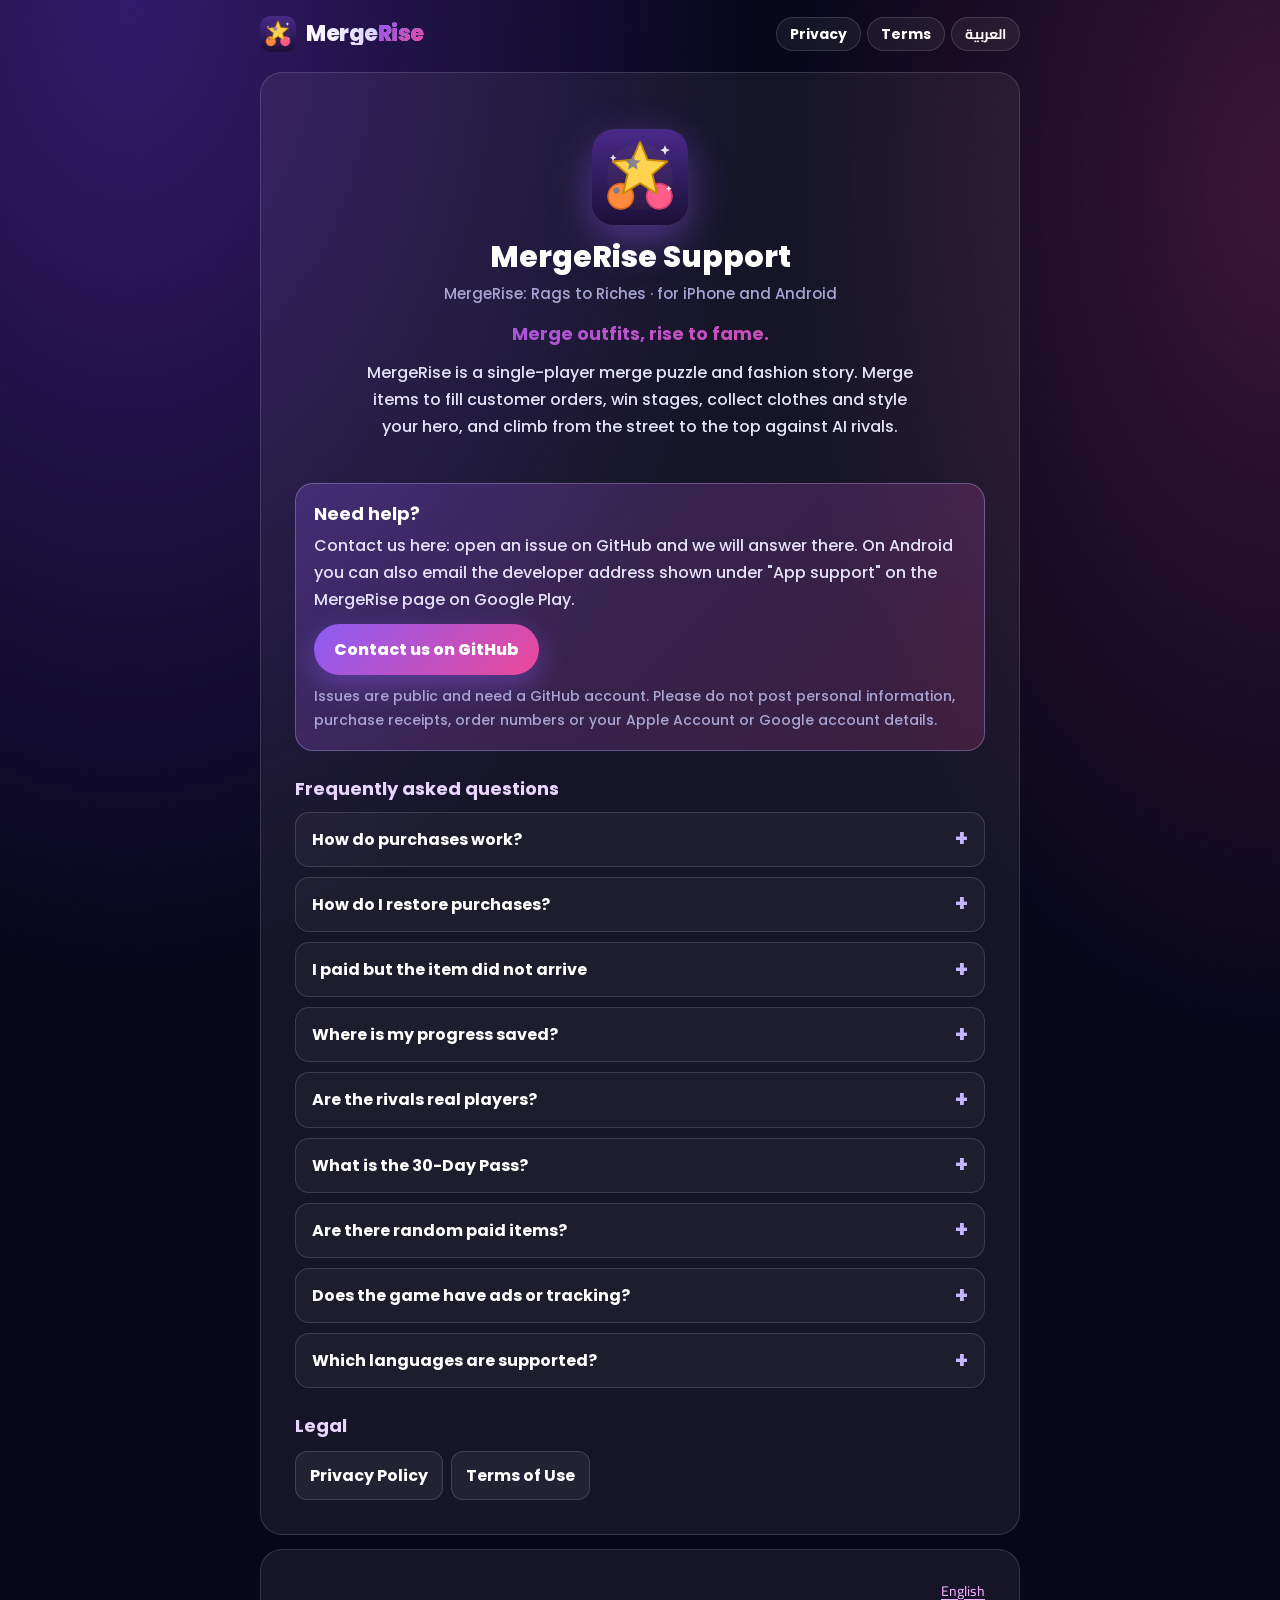
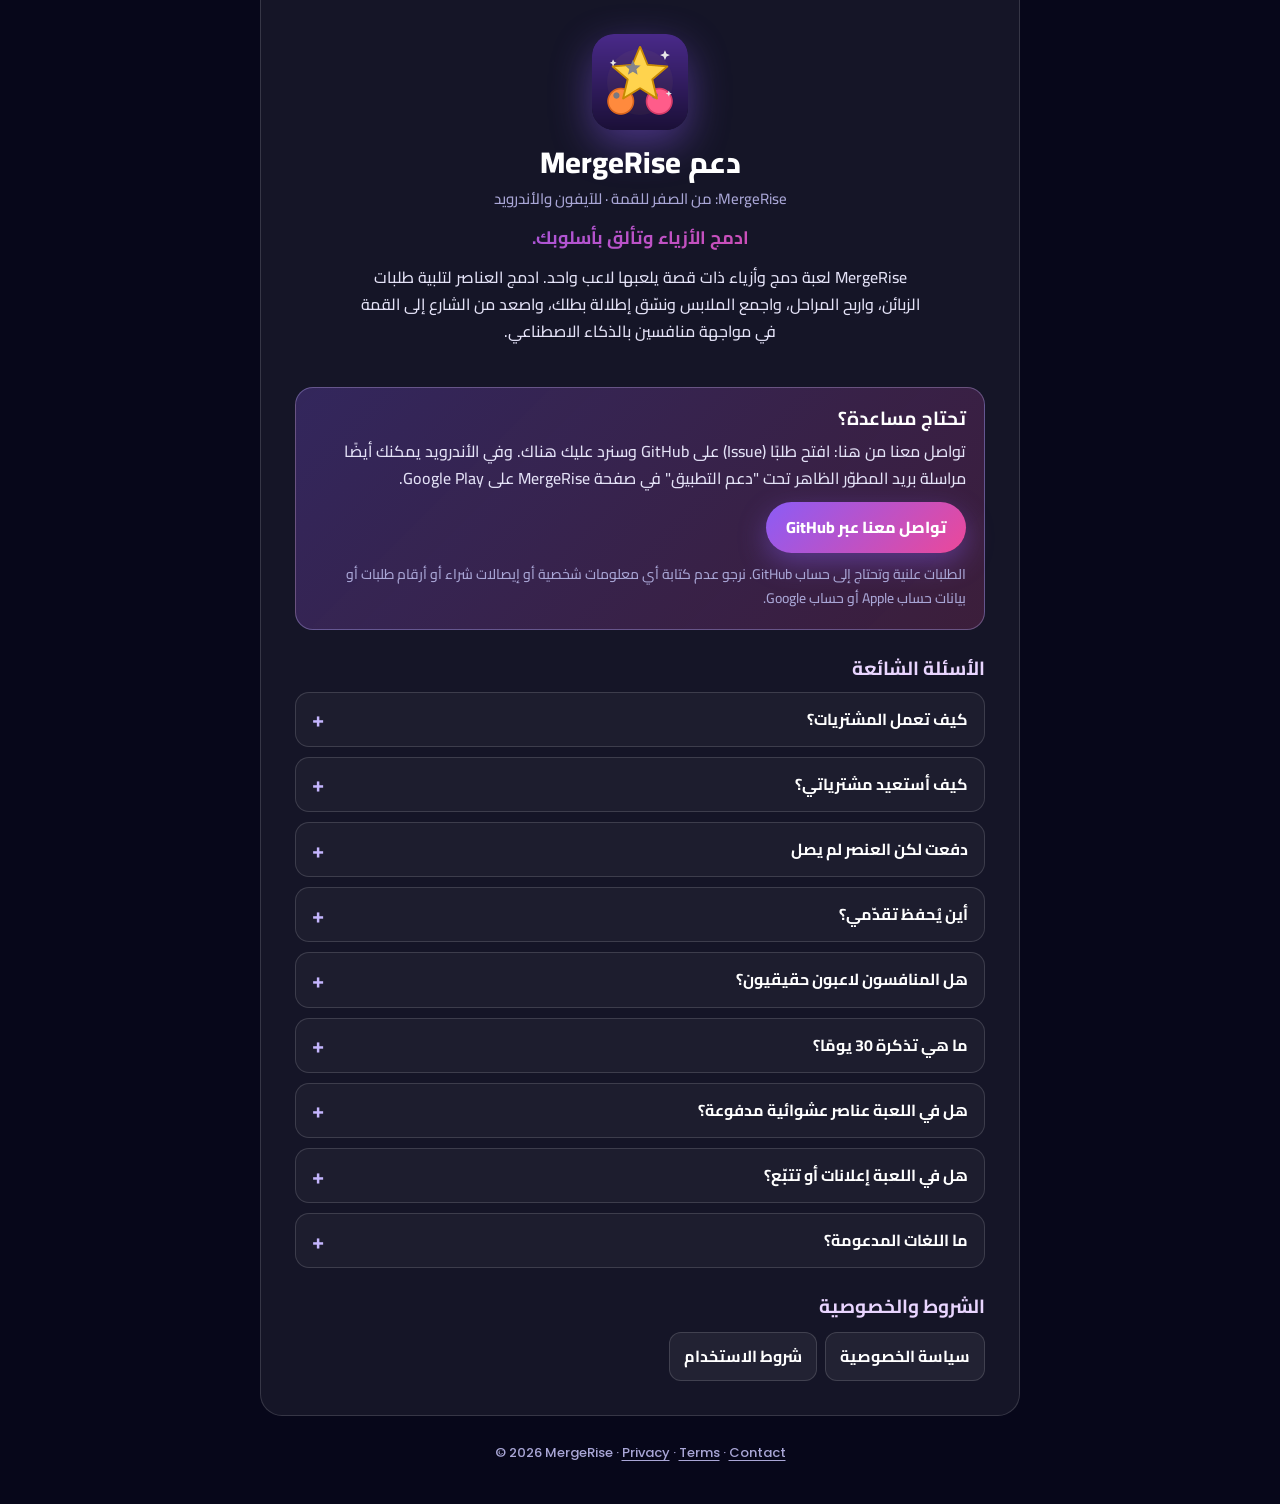
<file: index.html>
<!doctype html>
<html lang="en">
<head>
<meta charset="utf-8">
<meta name="viewport" content="width=device-width, initial-scale=1, viewport-fit=cover">
<meta name="color-scheme" content="dark">
<meta name="theme-color" content="#07071a">
<meta name="description" content="Support for MergeRise: Rags to Riches, a single-player merge and fashion story game for iPhone and Android. Purchases, restore, saved progress, AI rivals and how to contact us.">
<title>MergeRise — Support</title>
<link rel="icon" href="icons/favicon.png">
<link rel="apple-touch-icon" href="icons/icon-192.png">
<link rel="stylesheet" href="site.css">
</head>
<body>
<div class="wrap">
<header class="top">
  <a class="brand" href="./"><img src="icons/icon-192.png" alt="" width="36" height="36"><span class="logo">Merge<span class="rise">Rise</span></span></a>
  <nav aria-label="Pages">
    <a href="privacy.html">Privacy</a>
    <a href="terms.html">Terms</a>
    <a href="#ar" lang="ar" dir="rtl">العربية</a>
  </nav>
</header>

<main>
<section class="doc" id="en" lang="en">
<div class="hero">
  <img class="app-icon" src="icons/icon-192.png" alt="MergeRise app icon" width="96" height="96">
  <h1>MergeRise Support</h1>
  <p class="store-name">MergeRise: Rags to Riches · for iPhone and Android</p>
  <p class="tagline">Merge outfits, rise to fame.</p>
  <p class="lead">MergeRise is a single-player merge puzzle and fashion story. Merge items to fill customer orders, win stages, collect clothes and style your hero, and climb from the street to the top against AI rivals.</p>
</div>

<div class="contact" id="contact">
  <h2>Need help?</h2>
  <p>Contact us here: open an issue on GitHub and we will answer there. On Android you can also email the developer address shown under "App support" on the MergeRise page on Google Play.</p>
  <a class="btn" href="https://github.com/alwaleed305xx-ui/mergerise-site/issues">Contact us on GitHub</a>
  <p class="note">Issues are public and need a GitHub account. Please do not post personal information, purchase receipts, order numbers or your Apple Account or Google account details.</p>
</div>

<h2>Frequently asked questions</h2>
<div class="faq">
<details>
<summary>How do purchases work?</summary>
<div><p><strong>iPhone:</strong> all purchases use Apple's In-App Purchase. The Shop shows the App Store price in your currency, Apple takes the payment and we never see your payment details. Refunds are handled by Apple at <a href="https://reportaproblem.apple.com/">reportaproblem.apple.com</a>.</p>
<p><strong>Android:</strong> all purchases use Google Play's billing system. The Shop shows the Google Play price in your currency, Google takes the payment and we never see your payment details. Refunds are handled by Google Play: see <a href="https://support.google.com/googleplay/answer/2479637">Google Play refunds</a>, or open your order history in the Play Store app (profile picture → Payments and subscriptions → Budget and history).</p></div>
</details>
<details>
<summary>How do I restore purchases?</summary>
<div><p>Tap <strong>Restore Purchases</strong> in Settings or at the bottom of the Shop, signed in with the same account you bought with: the same Apple Account on iPhone, or the same Google account in the Play Store on Android. It restores the Starter Pack's exclusive Gold Jersey and its owned status. Gem packs, the 30-Day Pass and Break the Piggy are consumable: they are used up when delivered and cannot be restored by the store.</p></div>
</details>
<details>
<summary>I paid but the item did not arrive</summary>
<div><p>Close the game completely and open it again while online: an unfinished purchase is delivered automatically when the game starts. On iPhone, if the Shop said "Waiting for approval" (Ask to Buy), the item arrives after the family organizer approves it. On Android, if the Shop said the payment is pending (for example a slower payment method), the item arrives as soon as Google Play completes the payment; open the game again afterwards. A declined payment delivers nothing. If it is still missing, <a href="#contact">contact us</a> with the product name and the date (no receipts or personal details).</p></div>
</details>
<details>
<summary>Where is my progress saved?</summary>
<div><p>Only on your phone. There is no account and no cloud save, and nothing is sent to us. <strong>Deleting the app deletes your progress from the phone</strong>, and we cannot recover it. Your device's own backup may include it: iCloud Backup on iPhone, or Android backup (run by Google, switched on or off in your phone's settings) on Android, which can bring your progress back when you reinstall the game or set up a new phone with the same account. <strong>Settings → Reset progress</strong> erases earned progress but keeps your gems, purchased coins, the 30-Day Pass, the piggy bank and the Starter Pack.</p></div>
</details>
<details>
<summary>Are the rivals real players?</summary>
<div><p>No. The rivals are AI rivals controlled by the computer. MergeRise is single-player: there is no multiplayer, chat or user-generated content.</p></div>
</details>
<details>
<summary>What is the 30-Day Pass?</summary>
<div><p>A one-time purchase that does not renew automatically. For 30 days it pays 150 coins and 10 gems every day when you open the game (missed days are paid the next time you open it). It pays currency only. Buying it again adds 30 days.</p></div>
</details>
<details>
<summary>Are there random paid items?</summary>
<div><p>No. Gems buy specific clothing items: the Shop's "Today's featured piece" shows the exact item and its price before you buy (36 gems epic, 100 gems legendary). The random Premium Box from earlier versions was removed in 1.0.2.</p></div>
</details>
<details>
<summary>Does the game have ads or tracking?</summary>
<div><p>No. The iPhone and Android apps have no ads, no analytics and no tracking, do not use the advertising ID and do not collect personal data. See the <a href="privacy.html">Privacy Policy</a>.</p></div>
</details>
<details>
<summary>Which languages are supported?</summary>
<div><p>English and Arabic. Change the language in Settings → Language.</p></div>
</details>
</div>

<h2>Legal</h2>
<div class="links"><a href="privacy.html">Privacy Policy</a><a href="terms.html">Terms of Use</a></div>
</section>

<section class="doc" id="ar" lang="ar" dir="rtl">
<p class="jump"><a href="#en" lang="en" dir="ltr">English</a></p>
<div class="hero">
  <img class="app-icon" src="icons/icon-192.png" alt="أيقونة تطبيق MergeRise" width="96" height="96">
  <h1>دعم MergeRise</h1>
  <p class="store-name">MergeRise: من الصفر للقمة · للآيفون والأندرويد</p>
  <p class="tagline">ادمج الأزياء وتألق بأسلوبك.</p>
  <p class="lead">MergeRise لعبة دمج وأزياء ذات قصة يلعبها لاعب واحد. ادمج العناصر لتلبية طلبات الزبائن، واربح المراحل، واجمع الملابس ونسّق إطلالة بطلك، واصعد من الشارع إلى القمة في مواجهة منافسين بالذكاء الاصطناعي.</p>
</div>

<div class="contact" id="contact-ar">
  <h2>تحتاج مساعدة؟</h2>
  <p>تواصل معنا من هنا: افتح طلبًا (Issue) على GitHub وسنرد عليك هناك. وفي الأندرويد يمكنك أيضًا مراسلة بريد المطوّر الظاهر تحت "دعم التطبيق" في صفحة MergeRise على Google Play.</p>
  <a class="btn" href="https://github.com/alwaleed305xx-ui/mergerise-site/issues">تواصل معنا عبر GitHub</a>
  <p class="note">الطلبات علنية وتحتاج إلى حساب GitHub. نرجو عدم كتابة أي معلومات شخصية أو إيصالات شراء أو أرقام طلبات أو بيانات حساب Apple أو حساب Google.</p>
</div>

<h2>الأسئلة الشائعة</h2>
<div class="faq">
<details>
<summary>كيف تعمل المشتريات؟</summary>
<div><p><strong>الآيفون:</strong> كل المشتريات تتم عبر نظام الشراء داخل التطبيق من Apple. يعرض المتجر سعر App Store بعملتك، وتتولّى Apple عملية الدفع، ولا نرى بيانات الدفع أبدًا. وتتولّى Apple الاسترداد عبر <a href="https://reportaproblem.apple.com/">reportaproblem.apple.com</a>.</p>
<p><strong>الأندرويد:</strong> كل المشتريات تتم عبر نظام الفوترة في Google Play. يعرض المتجر سعر Google Play بعملتك، وتتولّى Google عملية الدفع، ولا نرى بيانات الدفع أبدًا. ويتولّى Google Play الاسترداد: راجع <a href="https://support.google.com/googleplay/answer/2479637?hl=ar">استرداد مشتريات Google Play</a>، أو افتح سجل الطلبات في تطبيق متجر Play (صورة الملف الشخصي ← الدفعات والاشتراكات ← الميزانية والسجل).</p></div>
</details>
<details>
<summary>كيف أستعيد مشترياتي؟</summary>
<div><p>اضغط <strong>استعادة المشتريات</strong> في الإعدادات أو أسفل المتجر، وأنت مسجّل بنفس الحساب الذي اشتريت به: حساب Apple نفسه في الآيفون، أو حساب Google نفسه في متجر Play على الأندرويد. تستعيد هذه الخاصية الجيرسي الذهبي الحصري وحالة امتلاك حزمة البداية. أما حزم الجواهر وتذكرة 30 يومًا والحصّالة فهي مشتريات استهلاكية تُستهلك عند تسليمها ولا يستطيع المتجر استعادتها.</p></div>
</details>
<details>
<summary>دفعت لكن العنصر لم يصل</summary>
<div><p>أغلق اللعبة تمامًا ثم افتحها من جديد وأنت متصل بالإنترنت: عملية الشراء غير المكتملة تُسلَّم تلقائيًا عند تشغيل اللعبة. في الآيفون، إذا ظهر في المتجر "بانتظار الموافقة" (طلب الشراء)، فسيصل العنصر بعد موافقة منظّم العائلة. وفي الأندرويد، إذا ظهر أن الدفع قيد الانتظار (مثل طرق الدفع الأبطأ)، فسيصل العنصر فور اكتمال الدفع في Google Play، فافتح اللعبة بعدها. والدفع المرفوض لا يُسلَّم به شيء. وإذا بقي مفقودًا <a href="#contact-ar">تواصل معنا</a> واذكر اسم المنتج والتاريخ (دون إيصالات أو بيانات شخصية).</p></div>
</details>
<details>
<summary>أين يُحفظ تقدّمي؟</summary>
<div><p>على جوالك فقط. لا يوجد حساب ولا حفظ سحابي، ولا يُرسَل إلينا أي شيء. <strong>حذف التطبيق يحذف تقدّمك من الجوال</strong> ولا نستطيع استرجاعه. وقد تتضمّنه النسخة الاحتياطية لجهازك: نسخ iCloud الاحتياطي في الآيفون، أو النسخ الاحتياطي لأندرويد (تديره Google وتشغّله أو توقفه من إعدادات جوالك) في الأندرويد، فيعود تقدّمك عند إعادة تثبيت اللعبة أو تجهيز جوال جديد بالحساب نفسه. أما <strong>الإعدادات ← مسح التقدم</strong> فيمسح التقدّم المكتسب ويُبقي جواهرك والعملات المشتراة وتذكرة 30 يومًا والحصّالة وحزمة البداية.</p></div>
</details>
<details>
<summary>هل المنافسون لاعبون حقيقيون؟</summary>
<div><p>لا. المنافسون شخصيات يتحكم بها الكمبيوتر بالذكاء الاصطناعي. MergeRise لعبة للاعب واحد: لا يوجد لعب جماعي ولا دردشة ولا محتوى ينشئه المستخدمون.</p></div>
</details>
<details>
<summary>ما هي تذكرة 30 يومًا؟</summary>
<div><p>شراء لمرة واحدة لا يتجدد تلقائيًا. تمنحك لمدة 30 يومًا 150 عملة و10 جواهر كل يوم عند فتح اللعبة (وتُصرف الأيام الفائتة عند فتحها في المرة التالية)، وتمنح عملات وجواهر فقط. وشراؤها مرة أخرى يضيف 30 يومًا.</p></div>
</details>
<details>
<summary>هل في اللعبة عناصر عشوائية مدفوعة؟</summary>
<div><p>لا. الجواهر تشتري قطع ملابس محدّدة: «قطعة اليوم المميزة» في المتجر تعرض القطعة نفسها وسعرها قبل الشراء (36 جوهرة للأسطوري، 100 جوهرة للخرافي). أُزيل الصندوق المميّز العشوائي في الإصدار 1.0.2.</p></div>
</details>
<details>
<summary>هل في اللعبة إعلانات أو تتبّع؟</summary>
<div><p>لا. تطبيقا الآيفون والأندرويد بلا إعلانات ولا تحليلات ولا تتبّع، ولا يستخدمان معرّف الإعلانات، ولا يجمعان أي بيانات شخصية. راجع <a href="privacy.html#ar">سياسة الخصوصية</a>.</p></div>
</details>
<details>
<summary>ما اللغات المدعومة؟</summary>
<div><p>الإنجليزية والعربية. غيّر اللغة من الإعدادات ← اللغة.</p></div>
</details>
</div>

<h2>الشروط والخصوصية</h2>
<div class="links"><a href="privacy.html#ar">سياسة الخصوصية</a><a href="terms.html#ar">شروط الاستخدام</a></div>
</section>
</main>

<footer>© 2026 MergeRise · <a href="privacy.html">Privacy</a> · <a href="terms.html">Terms</a> · <a href="https://github.com/alwaleed305xx-ui/mergerise-site/issues">Contact</a></footer>
</div>
</body>
</html>
</file>
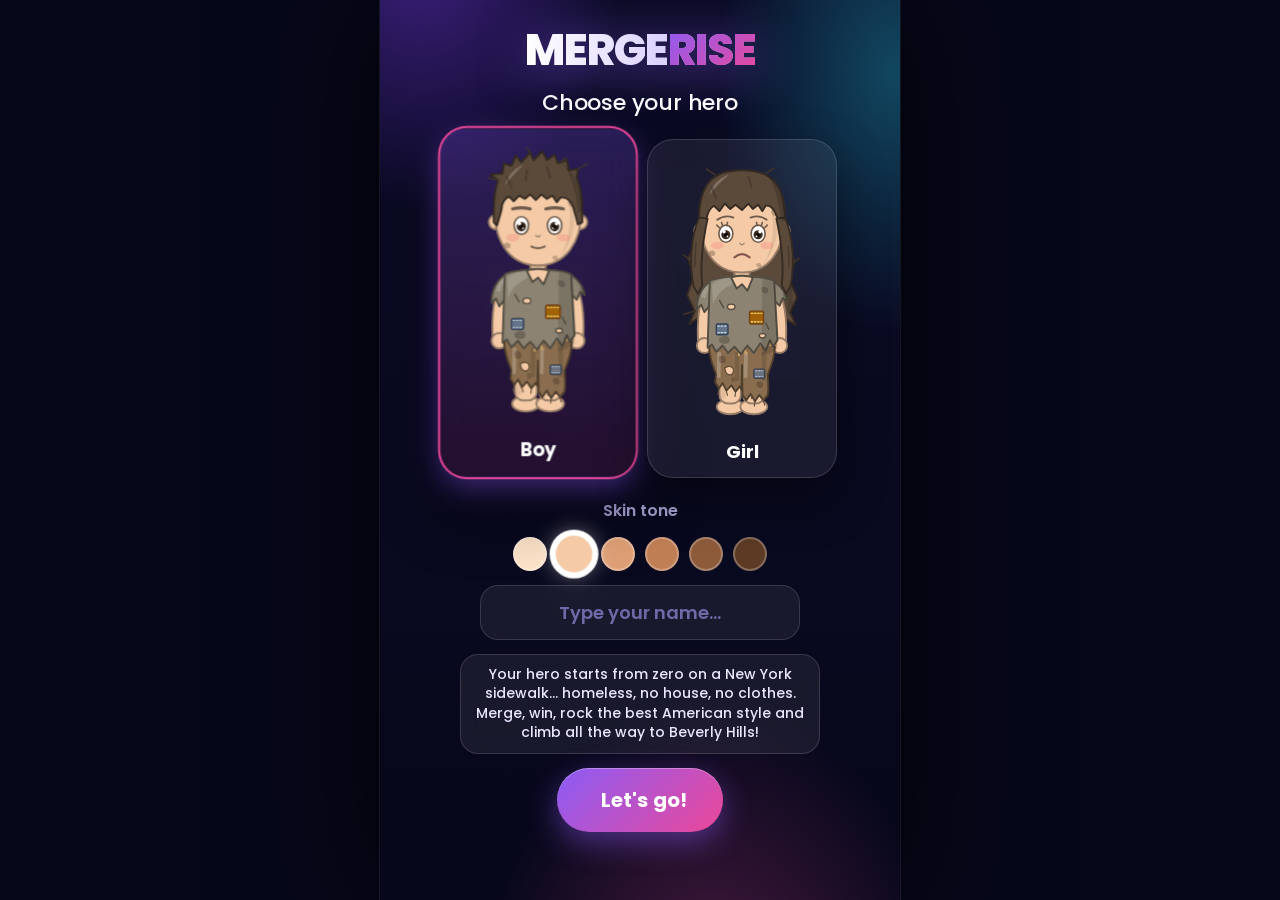
<file: play/index.html>
<!doctype html>
<html lang="en">
<head>
<meta charset="utf-8">
<meta name="viewport" content="width=device-width, initial-scale=1, viewport-fit=cover, user-scalable=no">
<meta name="theme-color" content="#07071a">
<meta name="apple-mobile-web-app-capable" content="yes">
<meta name="mobile-web-app-capable" content="yes">
<meta name="apple-mobile-web-app-status-bar-style" content="black-translucent">
<meta name="format-detection" content="telephone=no, date=no, address=no, email=no">
<meta name="description" content="MergeRise — merge, win and dress your hero from homeless to legend.">
<title>MergeRise</title>
<link rel="manifest" href="manifest.json">
<link rel="icon" href="icons/icon-192.png">
<link rel="apple-touch-icon" href="icons/icon-192.png">
<link rel="stylesheet" href="css/fonts.css?v=1">
<link rel="stylesheet" href="css/app.css?v=7">
<link rel="stylesheet" href="css/style.css?v=4">
<link rel="stylesheet" href="css/rivals.css?v=3">
<link rel="stylesheet" href="css/daily.css?v=3">
</head>
<body>
<div id="app" class="app"></div>
<canvas id="fx"></canvas>
<div id="overlay"></div>
<div id="toasts"></div>
<noscript>MergeRise needs JavaScript.</noscript>
<script src="js/build-config.js"></script>
<script type="module" src="js/app.js?v=5"></script>
</body>
</html>
</file>
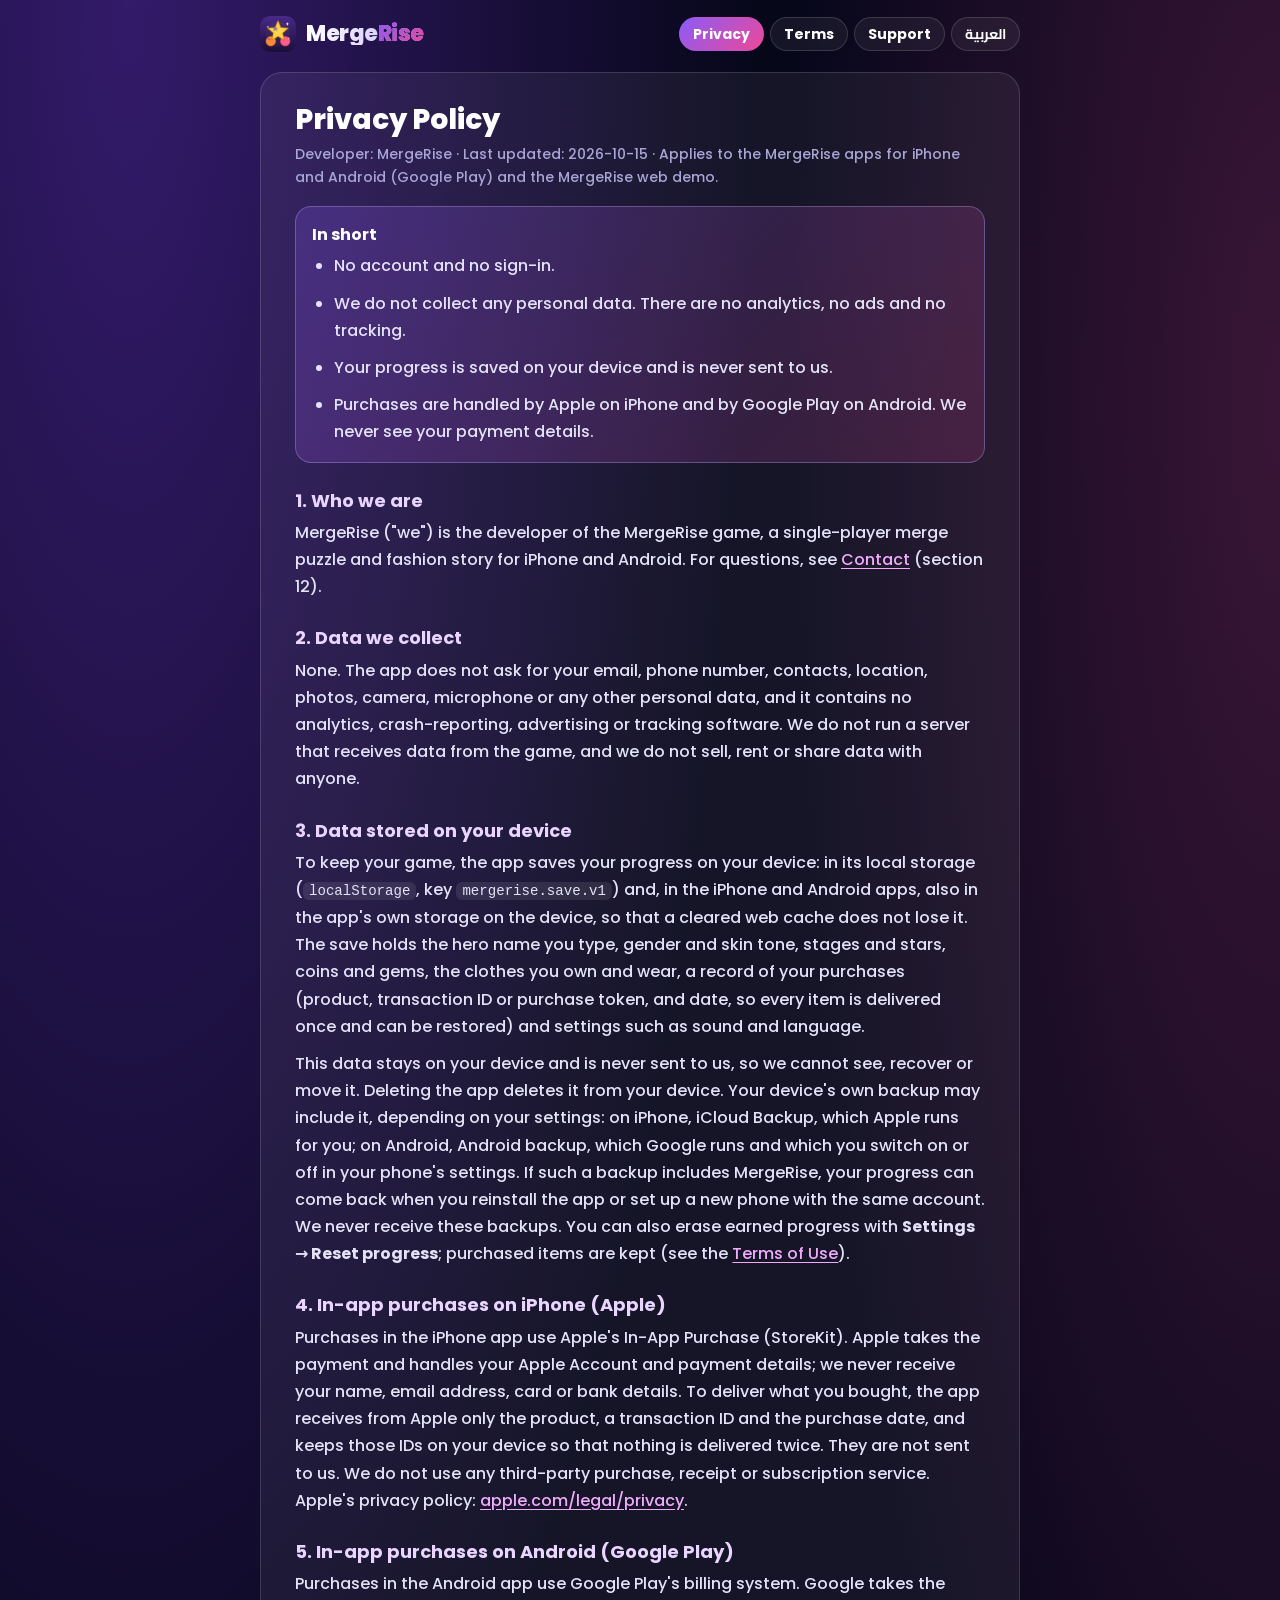
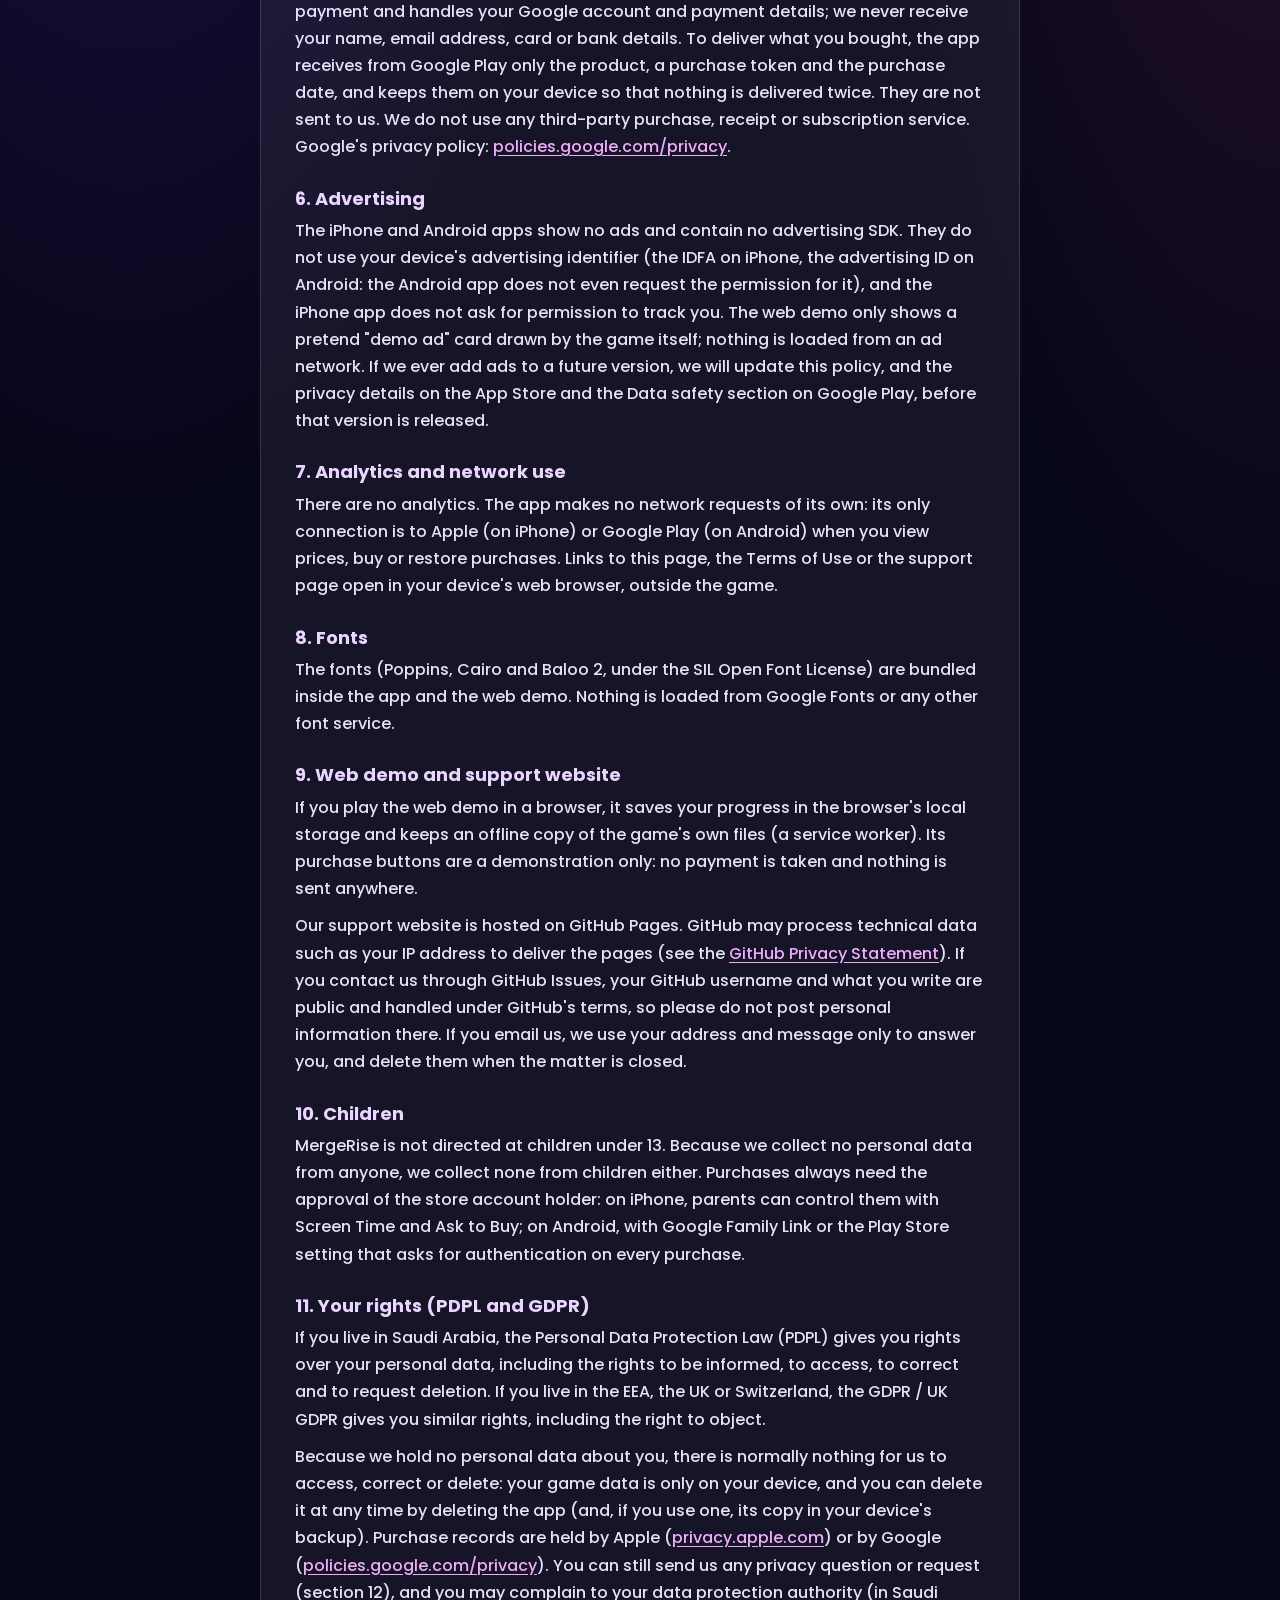
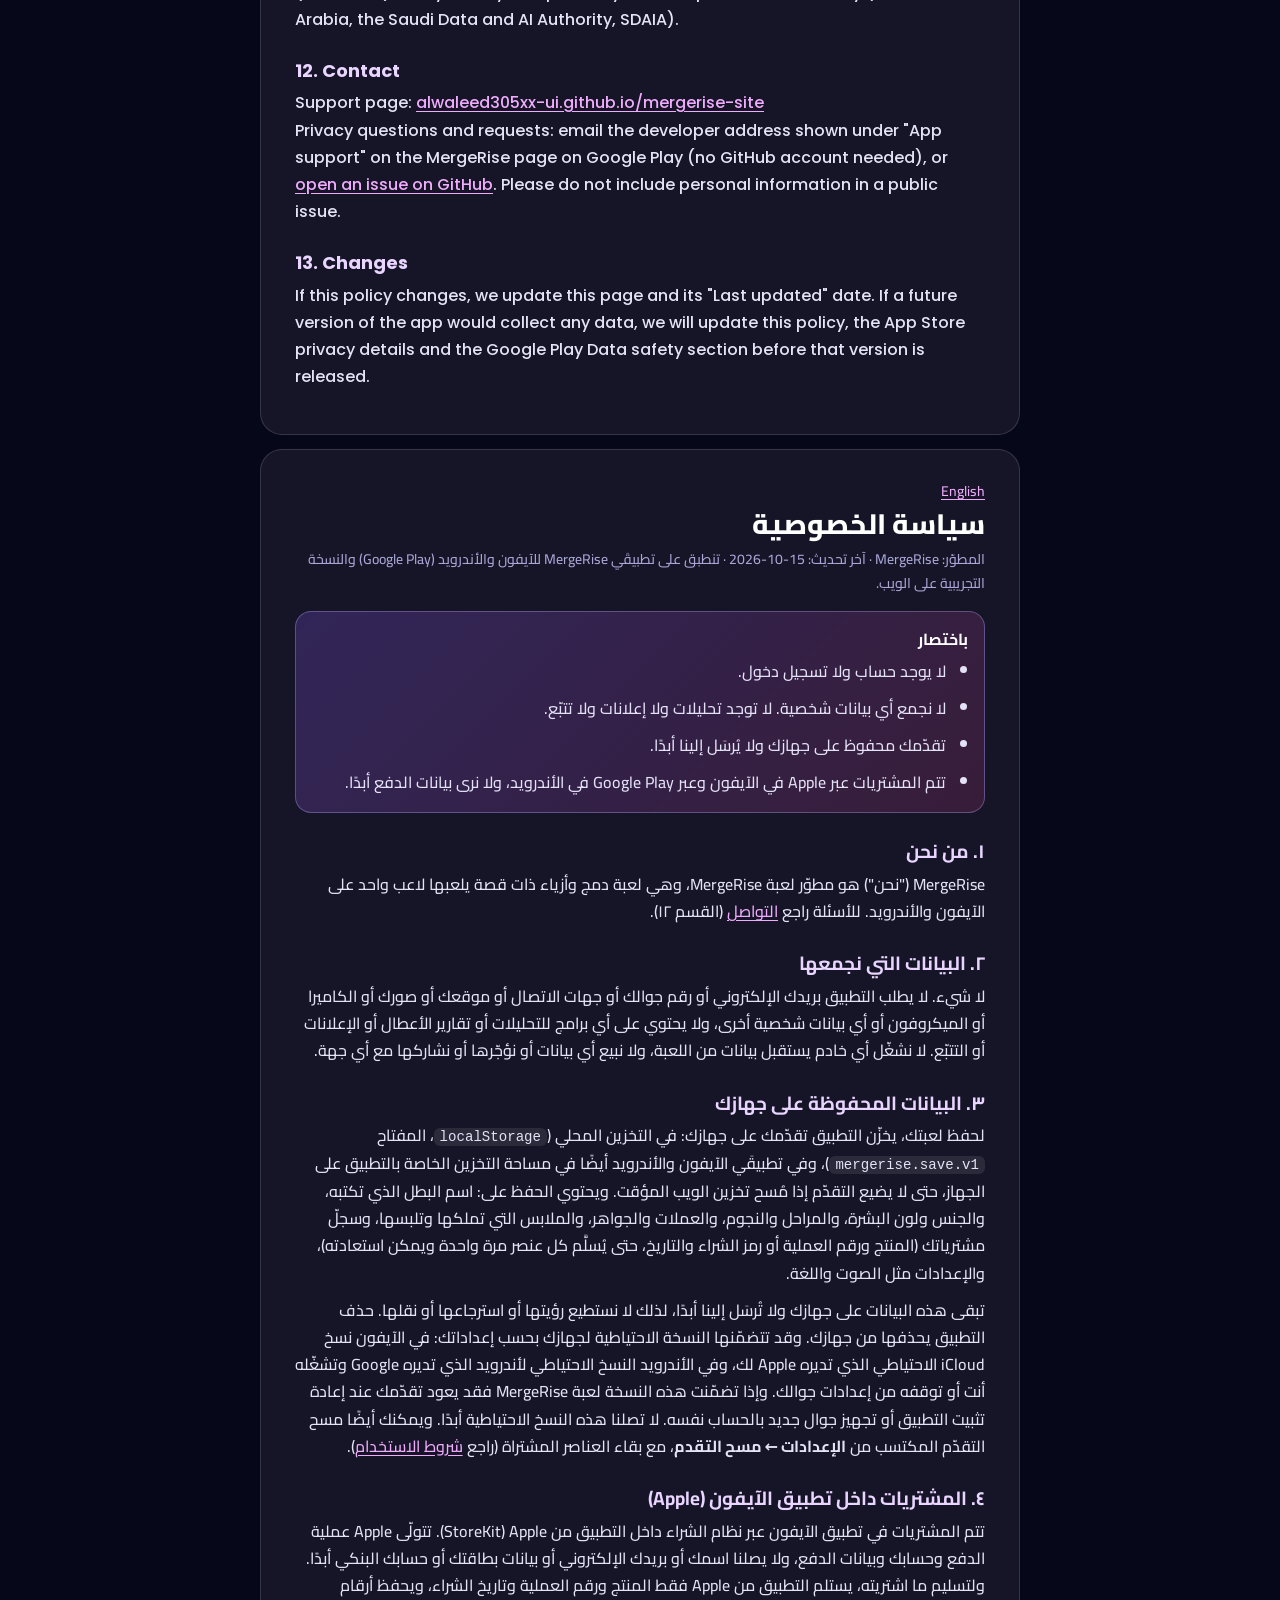
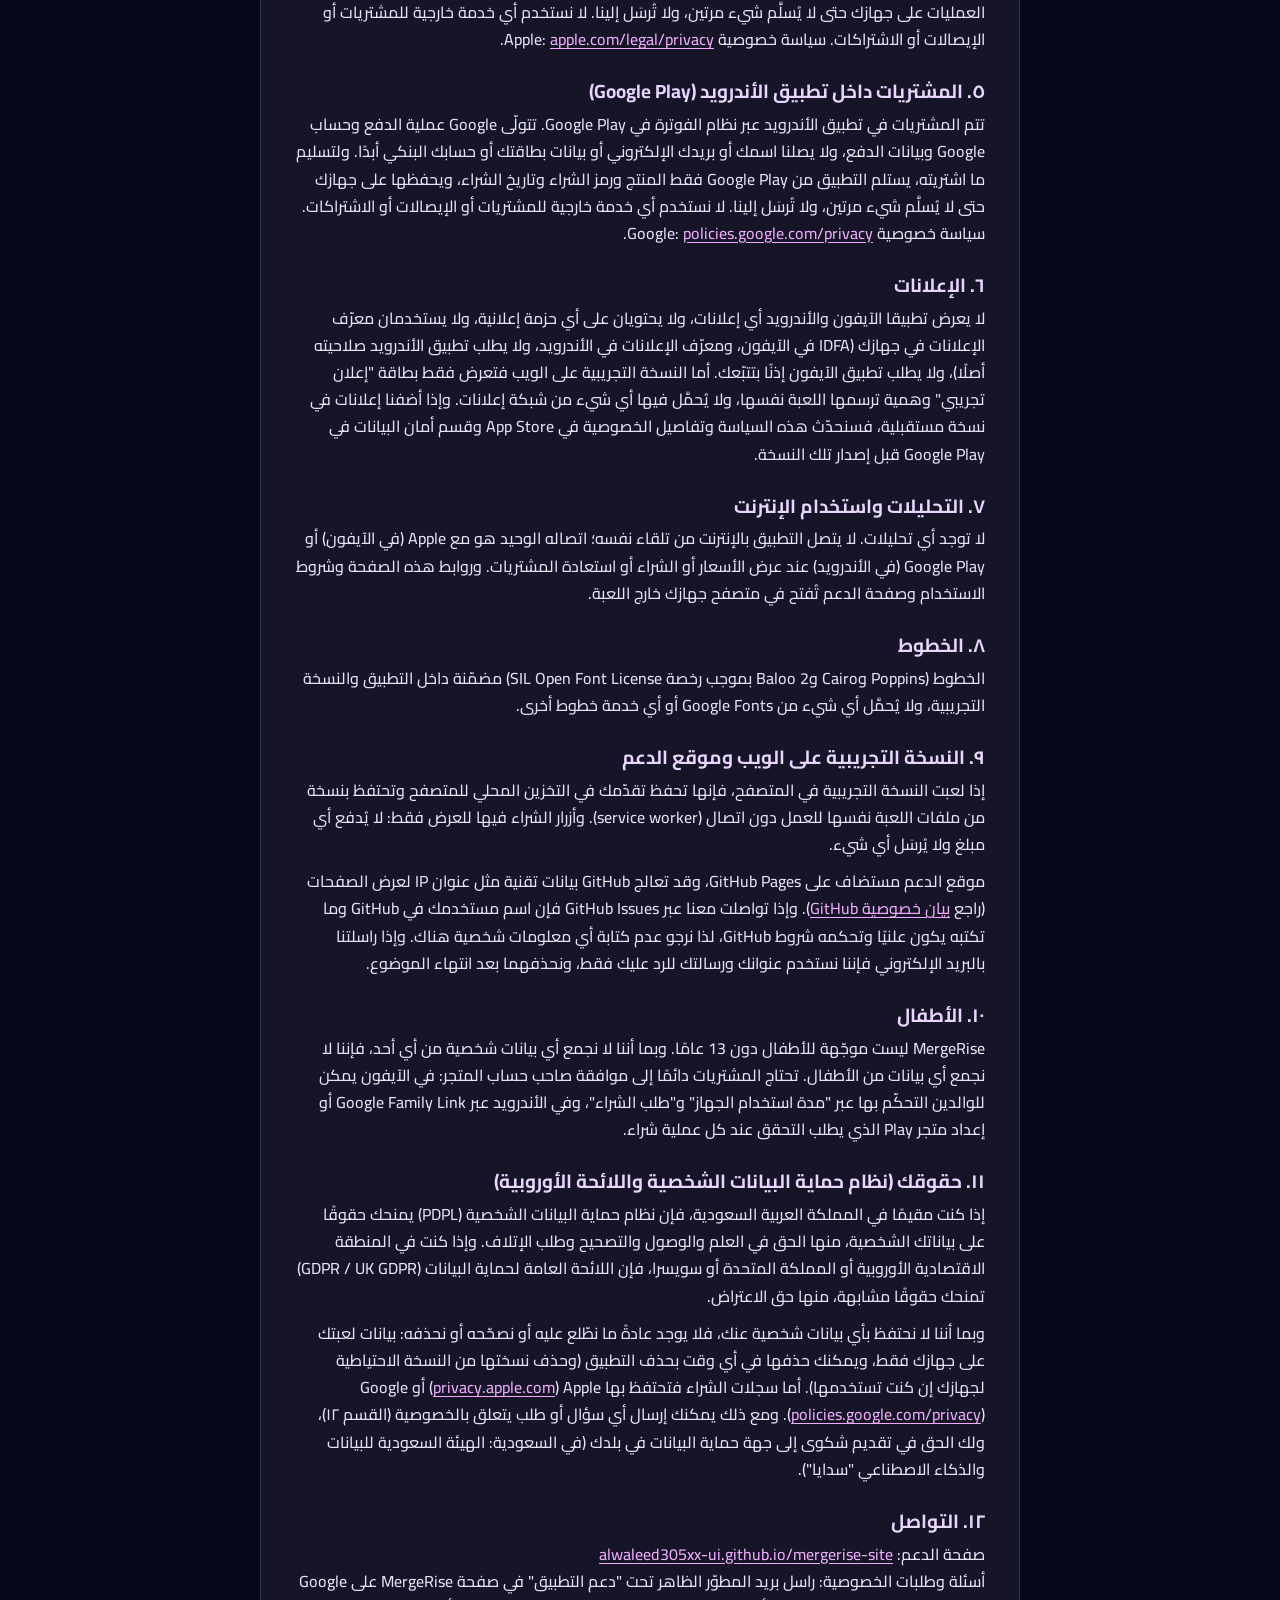
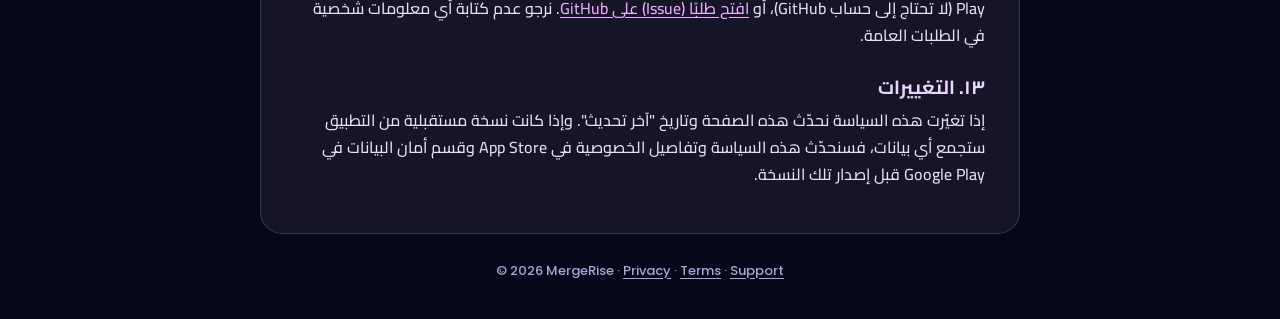
<file: privacy.html>
<!doctype html>
<html lang="en">
<head>
<meta charset="utf-8">
<meta name="viewport" content="width=device-width, initial-scale=1, viewport-fit=cover">
<meta name="color-scheme" content="dark">
<meta name="theme-color" content="#07071a">
<meta name="description" content="MergeRise privacy policy: no account, no data collection, no ads or analytics. Progress stays on your device and purchases go through Apple (iPhone) or Google Play (Android).">
<title>MergeRise — Privacy Policy</title>
<link rel="icon" href="icons/favicon.png">
<link rel="apple-touch-icon" href="icons/icon-192.png">
<style>
/* Bundled fonts (SIL OFL 1.1, see fonts/OFL.txt). Copied to site/ (support-page links become ./); both folders have fonts/ and icons/. */
@font-face { font-family: 'Poppins'; font-style: normal; font-weight: 500; font-display: swap; src: url('fonts/poppins-500-latin-ext.woff2') format('woff2'); unicode-range: U+0100-02BA, U+02BD-02C5, U+02C7-02CC, U+02CE-02D7, U+02DD-02FF, U+0304, U+0308, U+0329, U+1D00-1DBF, U+1E00-1E9F, U+1EF2-1EFF, U+2020, U+20A0-20AB, U+20AD-20C4, U+2113, U+2C60-2C7F, U+A720-A7FF; }
@font-face { font-family: 'Poppins'; font-style: normal; font-weight: 500; font-display: swap; src: url('fonts/poppins-500-latin.woff2') format('woff2'); unicode-range: U+0000-00FF, U+0131, U+0152-0153, U+02BB-02BC, U+02C6, U+02DA, U+02DC, U+0304, U+0308, U+0329, U+2000-206F, U+20AC, U+2122, U+2191, U+2193, U+2212, U+2215, U+FEFF, U+FFFD; }
@font-face { font-family: 'Poppins'; font-style: normal; font-weight: 700; font-display: swap; src: url('fonts/poppins-700-latin-ext.woff2') format('woff2'); unicode-range: U+0100-02BA, U+02BD-02C5, U+02C7-02CC, U+02CE-02D7, U+02DD-02FF, U+0304, U+0308, U+0329, U+1D00-1DBF, U+1E00-1E9F, U+1EF2-1EFF, U+2020, U+20A0-20AB, U+20AD-20C4, U+2113, U+2C60-2C7F, U+A720-A7FF; }
@font-face { font-family: 'Poppins'; font-style: normal; font-weight: 700; font-display: swap; src: url('fonts/poppins-700-latin.woff2') format('woff2'); unicode-range: U+0000-00FF, U+0131, U+0152-0153, U+02BB-02BC, U+02C6, U+02DA, U+02DC, U+0304, U+0308, U+0329, U+2000-206F, U+20AC, U+2122, U+2191, U+2193, U+2212, U+2215, U+FEFF, U+FFFD; }
@font-face { font-family: 'Poppins'; font-style: normal; font-weight: 800; font-display: swap; src: url('fonts/poppins-800-latin-ext.woff2') format('woff2'); unicode-range: U+0100-02BA, U+02BD-02C5, U+02C7-02CC, U+02CE-02D7, U+02DD-02FF, U+0304, U+0308, U+0329, U+1D00-1DBF, U+1E00-1E9F, U+1EF2-1EFF, U+2020, U+20A0-20AB, U+20AD-20C4, U+2113, U+2C60-2C7F, U+A720-A7FF; }
@font-face { font-family: 'Poppins'; font-style: normal; font-weight: 800; font-display: swap; src: url('fonts/poppins-800-latin.woff2') format('woff2'); unicode-range: U+0000-00FF, U+0131, U+0152-0153, U+02BB-02BC, U+02C6, U+02DA, U+02DC, U+0304, U+0308, U+0329, U+2000-206F, U+20AC, U+2122, U+2191, U+2193, U+2212, U+2215, U+FEFF, U+FFFD; }
@font-face { font-family: 'Cairo'; font-style: normal; font-weight: 500 800; font-display: swap; src: url('fonts/cairo-var-arabic.woff2') format('woff2'); unicode-range: U+0600-06FF, U+0750-077F, U+0870-0891, U+0897-08E1, U+08E3-08FF, U+200C-200E, U+2010-2011, U+204F, U+2E41, U+FB50-FDFF, U+FE70-FE74, U+FE76-FEFC, U+102E0-102FB, U+10E60-10E7E, U+10EC2-10EC7, U+10EC9-10EEE, U+10EF0-10EFF, U+1EE00-1EE03, U+1EE05-1EE1F, U+1EE21-1EE22, U+1EE24, U+1EE27, U+1EE29-1EE32, U+1EE34-1EE37, U+1EE39, U+1EE3B, U+1EE42, U+1EE47, U+1EE49, U+1EE4B, U+1EE4D-1EE4F, U+1EE51-1EE52, U+1EE54, U+1EE57, U+1EE59, U+1EE5B, U+1EE5D, U+1EE5F, U+1EE61-1EE62, U+1EE64, U+1EE67-1EE6A, U+1EE6C-1EE72, U+1EE74-1EE77, U+1EE79-1EE7C, U+1EE7E, U+1EE80-1EE89, U+1EE8B-1EE9B, U+1EEA1-1EEA3, U+1EEA5-1EEA9, U+1EEAB-1EEBB, U+1EEF0-1EEF1; }
@font-face { font-family: 'Cairo'; font-style: normal; font-weight: 500 800; font-display: swap; src: url('fonts/cairo-var-latin-ext.woff2') format('woff2'); unicode-range: U+0100-02BA, U+02BD-02C5, U+02C7-02CC, U+02CE-02D7, U+02DD-02FF, U+0304, U+0308, U+0329, U+1D00-1DBF, U+1E00-1E9F, U+1EF2-1EFF, U+2020, U+20A0-20AB, U+20AD-20C4, U+2113, U+2C60-2C7F, U+A720-A7FF; }
@font-face { font-family: 'Cairo'; font-style: normal; font-weight: 500 800; font-display: swap; src: url('fonts/cairo-var-latin.woff2') format('woff2'); unicode-range: U+0000-00FF, U+0131, U+0152-0153, U+02BB-02BC, U+02C6, U+02DA, U+02DC, U+0304, U+0308, U+0329, U+2000-206F, U+20AC, U+2122, U+2191, U+2193, U+2212, U+2215, U+FEFF, U+FFFD; }

:root { --bg0: #07071a; --text: #ffffff; --body: #e4e2f7; --muted: #a9a6d6; --stroke: rgba(255,255,255,.14); --glass: rgba(255,255,255,.06);
  --link: #f0abfc; --head: #e9d5ff; --grad: linear-gradient(135deg, #8b5cf6 0%, #ec4899 100%); color-scheme: dark; }
* { box-sizing: border-box; }
html { -webkit-text-size-adjust: 100%; text-size-adjust: 100%; background: var(--bg0); }
body { margin: 0; min-height: 100vh; color: var(--text); font: 500 16px/1.7 'Poppins', 'Cairo', system-ui, -apple-system, 'Segoe UI', sans-serif;
  background: radial-gradient(70% 45% at 10% 0%, rgba(124,58,237,.38), transparent 70%), radial-gradient(55% 40% at 100% 6%, rgba(236,72,153,.22), transparent 70%), var(--bg0) no-repeat;
  padding: 0 max(16px, env(safe-area-inset-right)) calc(40px + env(safe-area-inset-bottom)) max(16px, env(safe-area-inset-left)); }
.wrap { max-width: 760px; margin: 0 auto; }
.top { display: flex; align-items: center; justify-content: space-between; gap: 10px 14px; flex-wrap: wrap; padding: calc(16px + env(safe-area-inset-top)) 0 6px; }
.brand { display: inline-flex; align-items: center; gap: 10px; text-decoration: none; }
.brand img { width: 36px; height: 36px; border-radius: 10px; display: block; }
.logo { font-weight: 800; font-size: 22px; letter-spacing: -.5px; line-height: 1; background: linear-gradient(90deg, #fff, #c4b5fd); -webkit-background-clip: text; background-clip: text; color: transparent; }
.logo .rise { background: var(--grad); -webkit-background-clip: text; background-clip: text; color: transparent; }
nav { display: flex; gap: 6px; flex-wrap: wrap; }
nav a { color: #fff; text-decoration: none; font-weight: 700; font-size: 14px; line-height: 1; padding: 9px 13px; border-radius: 999px; border: 1px solid var(--stroke); background: var(--glass); }
nav a[aria-current="page"] { background: var(--grad); border-color: transparent; }
section.doc { background: var(--glass); border: 1px solid var(--stroke); border-radius: 22px; padding: 22px 18px 26px; margin-top: 14px; }
@media (min-width: 640px) { section.doc { padding: 30px 34px 34px; } }
h1 { font-size: 28px; line-height: 1.2; margin: 0 0 6px; font-weight: 800; }
h2 { font-size: 18px; line-height: 1.35; margin: 26px 0 6px; font-weight: 700; color: var(--head); }
p, li { color: var(--body); margin: 0 0 10px; }
ul { margin: 0 0 10px; padding-inline-start: 22px; }
.meta { color: var(--muted); font-size: 14px; margin: 0 0 16px; }
.short { border-radius: 16px; padding: 14px 16px 6px; margin: 0 0 6px; background: linear-gradient(135deg, rgba(139,92,246,.24), rgba(236,72,153,.16)); border: 1px solid rgba(196,181,253,.32); }
.short strong { display: block; margin-bottom: 4px; }
a { color: var(--link); text-underline-offset: 3px; overflow-wrap: anywhere; }
code { font-size: .88em; background: rgba(255,255,255,.09); padding: 1px 6px; border-radius: 6px; overflow-wrap: anywhere; }
[dir="rtl"] { font-family: 'Cairo', 'Poppins', system-ui, sans-serif; }
[dir="rtl"] h2 { font-size: 19px; }
.jump { font-size: 14px; margin: 0 0 4px; }
footer { color: var(--muted); font-size: 13px; text-align: center; margin-top: 26px; }
footer a { color: var(--muted); }
time { white-space: nowrap; direction: ltr; unicode-bidi: isolate; }
</style>
</head>
<body>
<div class="wrap">
<header class="top">
  <a class="brand" href="./"><img src="icons/icon-192.png" alt="" width="36" height="36"><span class="logo">Merge<span class="rise">Rise</span></span></a>
  <nav aria-label="Pages">
    <a href="privacy.html" aria-current="page">Privacy</a>
    <a href="terms.html">Terms</a>
    <a href="./">Support</a>
    <a href="#ar" lang="ar" dir="rtl">العربية</a>
  </nav>
</header>

<main>
<section class="doc" id="en" lang="en">
<h1>Privacy Policy</h1>
<p class="meta">Developer: MergeRise · Last updated: <time datetime="2026-10-15">2026-10-15</time> · Applies to the MergeRise apps for iPhone and Android (Google Play) and the MergeRise web demo.</p>

<div class="short">
<strong>In short</strong>
<ul>
<li>No account and no sign-in.</li>
<li>We do not collect any personal data. There are no analytics, no ads and no tracking.</li>
<li>Your progress is saved on your device and is never sent to us.</li>
<li>Purchases are handled by Apple on iPhone and by Google Play on Android. We never see your payment details.</li>
</ul>
</div>

<h2>1. Who we are</h2>
<p>MergeRise ("we") is the developer of the MergeRise game, a single-player merge puzzle and fashion story for iPhone and Android. For questions, see <a href="#contact">Contact</a> (section 12).</p>

<h2>2. Data we collect</h2>
<p>None. The app does not ask for your email, phone number, contacts, location, photos, camera, microphone or any other personal data, and it contains no analytics, crash-reporting, advertising or tracking software. We do not run a server that receives data from the game, and we do not sell, rent or share data with anyone.</p>

<h2>3. Data stored on your device</h2>
<p>To keep your game, the app saves your progress on your device: in its local storage (<code>localStorage</code>, key <code>mergerise.save.v1</code>) and, in the iPhone and Android apps, also in the app's own storage on the device, so that a cleared web cache does not lose it. The save holds the hero name you type, gender and skin tone, stages and stars, coins and gems, the clothes you own and wear, a record of your purchases (product, transaction ID or purchase token, and date, so every item is delivered once and can be restored) and settings such as sound and language.</p>
<p>This data stays on your device and is never sent to us, so we cannot see, recover or move it. Deleting the app deletes it from your device. Your device's own backup may include it, depending on your settings: on iPhone, iCloud Backup, which Apple runs for you; on Android, Android backup, which Google runs and which you switch on or off in your phone's settings. If such a backup includes MergeRise, your progress can come back when you reinstall the app or set up a new phone with the same account. We never receive these backups. You can also erase earned progress with <strong>Settings → Reset progress</strong>; purchased items are kept (see the <a href="terms.html">Terms of Use</a>).</p>

<h2>4. In-app purchases on iPhone (Apple)</h2>
<p>Purchases in the iPhone app use Apple's In-App Purchase (StoreKit). Apple takes the payment and handles your Apple Account and payment details; we never receive your name, email address, card or bank details. To deliver what you bought, the app receives from Apple only the product, a transaction ID and the purchase date, and keeps those IDs on your device so that nothing is delivered twice. They are not sent to us. We do not use any third-party purchase, receipt or subscription service. Apple's privacy policy: <a href="https://www.apple.com/legal/privacy/">apple.com/legal/privacy</a>.</p>

<h2>5. In-app purchases on Android (Google Play)</h2>
<p>Purchases in the Android app use Google Play's billing system. Google takes the payment and handles your Google account and payment details; we never receive your name, email address, card or bank details. To deliver what you bought, the app receives from Google Play only the product, a purchase token and the purchase date, and keeps them on your device so that nothing is delivered twice. They are not sent to us. We do not use any third-party purchase, receipt or subscription service. Google's privacy policy: <a href="https://policies.google.com/privacy">policies.google.com/privacy</a>.</p>

<h2>6. Advertising</h2>
<p>The iPhone and Android apps show no ads and contain no advertising SDK. They do not use your device's advertising identifier (the IDFA on iPhone, the advertising ID on Android: the Android app does not even request the permission for it), and the iPhone app does not ask for permission to track you. The web demo only shows a pretend "demo ad" card drawn by the game itself; nothing is loaded from an ad network. If we ever add ads to a future version, we will update this policy, and the privacy details on the App Store and the Data safety section on Google Play, before that version is released.</p>

<h2>7. Analytics and network use</h2>
<p>There are no analytics. The app makes no network requests of its own: its only connection is to Apple (on iPhone) or Google Play (on Android) when you view prices, buy or restore purchases. Links to this page, the Terms of Use or the support page open in your device's web browser, outside the game.</p>

<h2>8. Fonts</h2>
<p>The fonts (Poppins, Cairo and Baloo 2, under the SIL Open Font License) are bundled inside the app and the web demo. Nothing is loaded from Google Fonts or any other font service.</p>

<h2>9. Web demo and support website</h2>
<p>If you play the web demo in a browser, it saves your progress in the browser's local storage and keeps an offline copy of the game's own files (a service worker). Its purchase buttons are a demonstration only: no payment is taken and nothing is sent anywhere.</p>
<p>Our support website is hosted on GitHub Pages. GitHub may process technical data such as your IP address to deliver the pages (see the <a href="https://docs.github.com/en/site-policy/privacy-policies/github-general-privacy-statement">GitHub Privacy Statement</a>). If you contact us through GitHub Issues, your GitHub username and what you write are public and handled under GitHub's terms, so please do not post personal information there. If you email us, we use your address and message only to answer you, and delete them when the matter is closed.</p>

<h2>10. Children</h2>
<p>MergeRise is not directed at children under 13. Because we collect no personal data from anyone, we collect none from children either. Purchases always need the approval of the store account holder: on iPhone, parents can control them with Screen Time and Ask to Buy; on Android, with Google Family Link or the Play Store setting that asks for authentication on every purchase.</p>

<h2>11. Your rights (PDPL and GDPR)</h2>
<p>If you live in Saudi Arabia, the Personal Data Protection Law (PDPL) gives you rights over your personal data, including the rights to be informed, to access, to correct and to request deletion. If you live in the EEA, the UK or Switzerland, the GDPR / UK GDPR gives you similar rights, including the right to object.</p>
<p>Because we hold no personal data about you, there is normally nothing for us to access, correct or delete: your game data is only on your device, and you can delete it at any time by deleting the app (and, if you use one, its copy in your device's backup). Purchase records are held by Apple (<a href="https://privacy.apple.com/">privacy.apple.com</a>) or by Google (<a href="https://policies.google.com/privacy">policies.google.com/privacy</a>). You can still send us any privacy question or request (section 12), and you may complain to your data protection authority (in Saudi Arabia, the Saudi Data and AI Authority, SDAIA).</p>

<h2 id="contact">12. Contact</h2>
<p>Support page: <a href="./">alwaleed305xx-ui.github.io/mergerise-site</a><br>
<!-- PRIVACY-CONTACT-EMAIL: once the dedicated public developer email exists (docs/google-play.md step 1), add it here as a mailto link, in this section and in section ١٢ below. Never a personal address. -->
Privacy questions and requests: email the developer address shown under "App support" on the MergeRise page on Google Play (no GitHub account needed), or <a href="https://github.com/alwaleed305xx-ui/mergerise-site/issues">open an issue on GitHub</a>. Please do not include personal information in a public issue.</p>

<h2>13. Changes</h2>
<p>If this policy changes, we update this page and its "Last updated" date. If a future version of the app would collect any data, we will update this policy, the App Store privacy details and the Google Play Data safety section before that version is released.</p>
</section>

<section class="doc" id="ar" lang="ar" dir="rtl">
<p class="jump"><a href="#en" lang="en" dir="ltr">English</a></p>
<h1>سياسة الخصوصية</h1>
<p class="meta">المطوّر: MergeRise · آخر تحديث: <time datetime="2026-10-15">2026-10-15</time> · تنطبق على تطبيقَي MergeRise للآيفون والأندرويد (Google Play) والنسخة التجريبية على الويب.</p>

<div class="short">
<strong>باختصار</strong>
<ul>
<li>لا يوجد حساب ولا تسجيل دخول.</li>
<li>لا نجمع أي بيانات شخصية. لا توجد تحليلات ولا إعلانات ولا تتبّع.</li>
<li>تقدّمك محفوظ على جهازك ولا يُرسَل إلينا أبدًا.</li>
<li>تتم المشتريات عبر Apple في الآيفون وعبر Google Play في الأندرويد، ولا نرى بيانات الدفع أبدًا.</li>
</ul>
</div>

<h2>١. من نحن</h2>
<p>MergeRise ("نحن") هو مطوّر لعبة MergeRise، وهي لعبة دمج وأزياء ذات قصة يلعبها لاعب واحد على الآيفون والأندرويد. للأسئلة راجع <a href="#contact-ar">التواصل</a> (القسم ١٢).</p>

<h2>٢. البيانات التي نجمعها</h2>
<p>لا شيء. لا يطلب التطبيق بريدك الإلكتروني أو رقم جوالك أو جهات الاتصال أو موقعك أو صورك أو الكاميرا أو الميكروفون أو أي بيانات شخصية أخرى، ولا يحتوي على أي برامج للتحليلات أو تقارير الأعطال أو الإعلانات أو التتبّع. لا نشغّل أي خادم يستقبل بيانات من اللعبة، ولا نبيع أي بيانات أو نؤجّرها أو نشاركها مع أي جهة.</p>

<h2>٣. البيانات المحفوظة على جهازك</h2>
<p>لحفظ لعبتك، يخزّن التطبيق تقدّمك على جهازك: في التخزين المحلي (<code>localStorage</code>، المفتاح <code>mergerise.save.v1</code>)، وفي تطبيقَي الآيفون والأندرويد أيضًا في مساحة التخزين الخاصة بالتطبيق على الجهاز، حتى لا يضيع التقدّم إذا مُسح تخزين الويب المؤقت. ويحتوي الحفظ على: اسم البطل الذي تكتبه، والجنس ولون البشرة، والمراحل والنجوم، والعملات والجواهر، والملابس التي تملكها وتلبسها، وسجلّ مشترياتك (المنتج ورقم العملية أو رمز الشراء والتاريخ، حتى يُسلَّم كل عنصر مرة واحدة ويمكن استعادته)، والإعدادات مثل الصوت واللغة.</p>
<p>تبقى هذه البيانات على جهازك ولا تُرسَل إلينا أبدًا، لذلك لا نستطيع رؤيتها أو استرجاعها أو نقلها. حذف التطبيق يحذفها من جهازك. وقد تتضمّنها النسخة الاحتياطية لجهازك بحسب إعداداتك: في الآيفون نسخ iCloud الاحتياطي الذي تديره Apple لك، وفي الأندرويد النسخ الاحتياطي لأندرويد الذي تديره Google وتشغّله أنت أو توقفه من إعدادات جوالك. وإذا تضمّنت هذه النسخة لعبة MergeRise فقد يعود تقدّمك عند إعادة تثبيت التطبيق أو تجهيز جوال جديد بالحساب نفسه. لا تصلنا هذه النسخ الاحتياطية أبدًا. ويمكنك أيضًا مسح التقدّم المكتسب من <strong>الإعدادات ← مسح التقدم</strong>، مع بقاء العناصر المشتراة (راجع <a href="terms.html#ar">شروط الاستخدام</a>).</p>

<h2>٤. المشتريات داخل تطبيق الآيفون (Apple)</h2>
<p>تتم المشتريات في تطبيق الآيفون عبر نظام الشراء داخل التطبيق من Apple ‏(StoreKit). تتولّى Apple عملية الدفع وحسابك وبيانات الدفع، ولا يصلنا اسمك أو بريدك الإلكتروني أو بيانات بطاقتك أو حسابك البنكي أبدًا. ولتسليم ما اشتريته، يستلم التطبيق من Apple فقط المنتج ورقم العملية وتاريخ الشراء، ويحفظ أرقام العمليات على جهازك حتى لا يُسلَّم شيء مرتين، ولا تُرسَل إلينا. لا نستخدم أي خدمة خارجية للمشتريات أو الإيصالات أو الاشتراكات. سياسة خصوصية Apple: <a href="https://www.apple.com/legal/privacy/">apple.com/legal/privacy</a>.</p>

<h2>٥. المشتريات داخل تطبيق الأندرويد (Google Play)</h2>
<p>تتم المشتريات في تطبيق الأندرويد عبر نظام الفوترة في Google Play. تتولّى Google عملية الدفع وحساب Google وبيانات الدفع، ولا يصلنا اسمك أو بريدك الإلكتروني أو بيانات بطاقتك أو حسابك البنكي أبدًا. ولتسليم ما اشتريته، يستلم التطبيق من Google Play فقط المنتج ورمز الشراء وتاريخ الشراء، ويحفظها على جهازك حتى لا يُسلَّم شيء مرتين، ولا تُرسَل إلينا. لا نستخدم أي خدمة خارجية للمشتريات أو الإيصالات أو الاشتراكات. سياسة خصوصية Google: <a href="https://policies.google.com/privacy">policies.google.com/privacy</a>.</p>

<h2>٦. الإعلانات</h2>
<p>لا يعرض تطبيقا الآيفون والأندرويد أي إعلانات، ولا يحتويان على أي حزمة إعلانية، ولا يستخدمان معرّف الإعلانات في جهازك (IDFA في الآيفون، ومعرّف الإعلانات في الأندرويد، ولا يطلب تطبيق الأندرويد صلاحيته أصلًا)، ولا يطلب تطبيق الآيفون إذنًا بتتبّعك. أما النسخة التجريبية على الويب فتعرض فقط بطاقة "إعلان تجريبي" وهمية ترسمها اللعبة نفسها، ولا يُحمَّل فيها أي شيء من شبكة إعلانات. وإذا أضفنا إعلانات في نسخة مستقبلية، فسنحدّث هذه السياسة وتفاصيل الخصوصية في App Store وقسم أمان البيانات في Google Play قبل إصدار تلك النسخة.</p>

<h2>٧. التحليلات واستخدام الإنترنت</h2>
<p>لا توجد أي تحليلات. لا يتصل التطبيق بالإنترنت من تلقاء نفسه؛ اتصاله الوحيد هو مع Apple (في الآيفون) أو Google Play (في الأندرويد) عند عرض الأسعار أو الشراء أو استعادة المشتريات. وروابط هذه الصفحة وشروط الاستخدام وصفحة الدعم تُفتح في متصفح جهازك خارج اللعبة.</p>

<h2>٨. الخطوط</h2>
<p>الخطوط (Poppins وCairo وBaloo 2 بموجب رخصة SIL Open Font License) مضمّنة داخل التطبيق والنسخة التجريبية، ولا يُحمَّل أي شيء من Google Fonts أو أي خدمة خطوط أخرى.</p>

<h2>٩. النسخة التجريبية على الويب وموقع الدعم</h2>
<p>إذا لعبت النسخة التجريبية في المتصفح، فإنها تحفظ تقدّمك في التخزين المحلي للمتصفح وتحتفظ بنسخة من ملفات اللعبة نفسها للعمل دون اتصال (service worker). وأزرار الشراء فيها للعرض فقط: لا يُدفع أي مبلغ ولا يُرسَل أي شيء.</p>
<p>موقع الدعم مستضاف على GitHub Pages، وقد تعالج GitHub بيانات تقنية مثل عنوان IP لعرض الصفحات (راجع <a href="https://docs.github.com/en/site-policy/privacy-policies/github-general-privacy-statement">بيان خصوصية GitHub</a>). وإذا تواصلت معنا عبر GitHub Issues فإن اسم مستخدمك في GitHub وما تكتبه يكون علنيًا وتحكمه شروط GitHub، لذا نرجو عدم كتابة أي معلومات شخصية هناك. وإذا راسلتنا بالبريد الإلكتروني فإننا نستخدم عنوانك ورسالتك للرد عليك فقط، ونحذفهما بعد انتهاء الموضوع.</p>

<h2>١٠. الأطفال</h2>
<p>MergeRise ليست موجّهة للأطفال دون 13 عامًا. وبما أننا لا نجمع أي بيانات شخصية من أي أحد، فإننا لا نجمع أي بيانات من الأطفال. تحتاج المشتريات دائمًا إلى موافقة صاحب حساب المتجر: في الآيفون يمكن للوالدين التحكّم بها عبر "مدة استخدام الجهاز" و"طلب الشراء"، وفي الأندرويد عبر Google Family Link أو إعداد متجر Play الذي يطلب التحقق عند كل عملية شراء.</p>

<h2>١١. حقوقك (نظام حماية البيانات الشخصية واللائحة الأوروبية)</h2>
<p>إذا كنت مقيمًا في المملكة العربية السعودية، فإن نظام حماية البيانات الشخصية (PDPL) يمنحك حقوقًا على بياناتك الشخصية، منها الحق في العلم والوصول والتصحيح وطلب الإتلاف. وإذا كنت في المنطقة الاقتصادية الأوروبية أو المملكة المتحدة أو سويسرا، فإن اللائحة العامة لحماية البيانات (GDPR / UK GDPR) تمنحك حقوقًا مشابهة، منها حق الاعتراض.</p>
<p>وبما أننا لا نحتفظ بأي بيانات شخصية عنك، فلا يوجد عادةً ما نطّلع عليه أو نصحّحه أو نحذفه: بيانات لعبتك على جهازك فقط، ويمكنك حذفها في أي وقت بحذف التطبيق (وحذف نسختها من النسخة الاحتياطية لجهازك إن كنت تستخدمها). أما سجلات الشراء فتحتفظ بها Apple ‏(<a href="https://privacy.apple.com/">privacy.apple.com</a>) أو Google ‏(<a href="https://policies.google.com/privacy">policies.google.com/privacy</a>). ومع ذلك يمكنك إرسال أي سؤال أو طلب يتعلق بالخصوصية (القسم ١٢)، ولك الحق في تقديم شكوى إلى جهة حماية البيانات في بلدك (في السعودية: الهيئة السعودية للبيانات والذكاء الاصطناعي "سدايا").</p>

<h2 id="contact-ar">١٢. التواصل</h2>
<p>صفحة الدعم: <a href="./">alwaleed305xx-ui.github.io/mergerise-site</a><br>
أسئلة وطلبات الخصوصية: راسل بريد المطوّر الظاهر تحت "دعم التطبيق" في صفحة MergeRise على Google Play (لا تحتاج إلى حساب GitHub)، أو <a href="https://github.com/alwaleed305xx-ui/mergerise-site/issues">افتح طلبًا (Issue) على GitHub</a>. نرجو عدم كتابة أي معلومات شخصية في الطلبات العامة.</p>

<h2>١٣. التغييرات</h2>
<p>إذا تغيّرت هذه السياسة نحدّث هذه الصفحة وتاريخ "آخر تحديث". وإذا كانت نسخة مستقبلية من التطبيق ستجمع أي بيانات، فسنحدّث هذه السياسة وتفاصيل الخصوصية في App Store وقسم أمان البيانات في Google Play قبل إصدار تلك النسخة.</p>
</section>
</main>

<footer>© 2026 MergeRise · <a href="privacy.html">Privacy</a> · <a href="terms.html">Terms</a> · <a href="./">Support</a></footer>
</div>
</body>
</html>
</file>
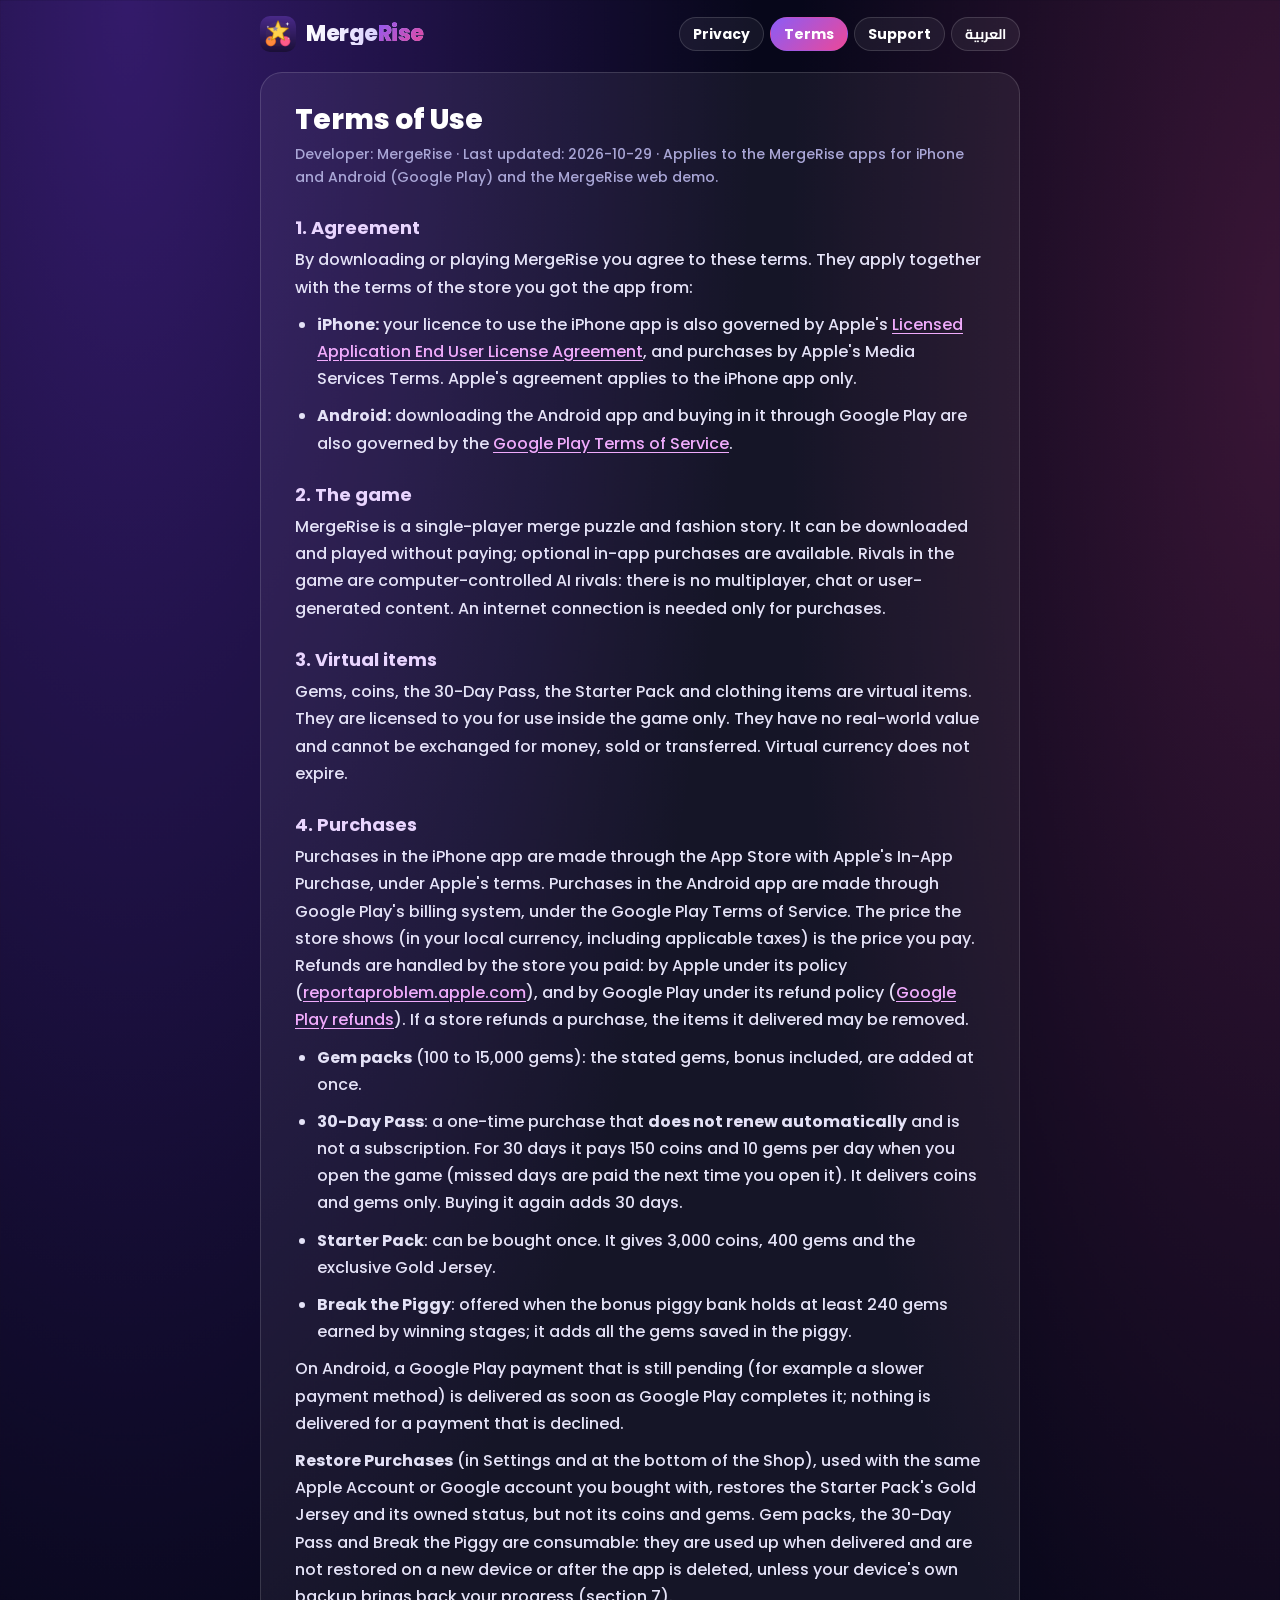
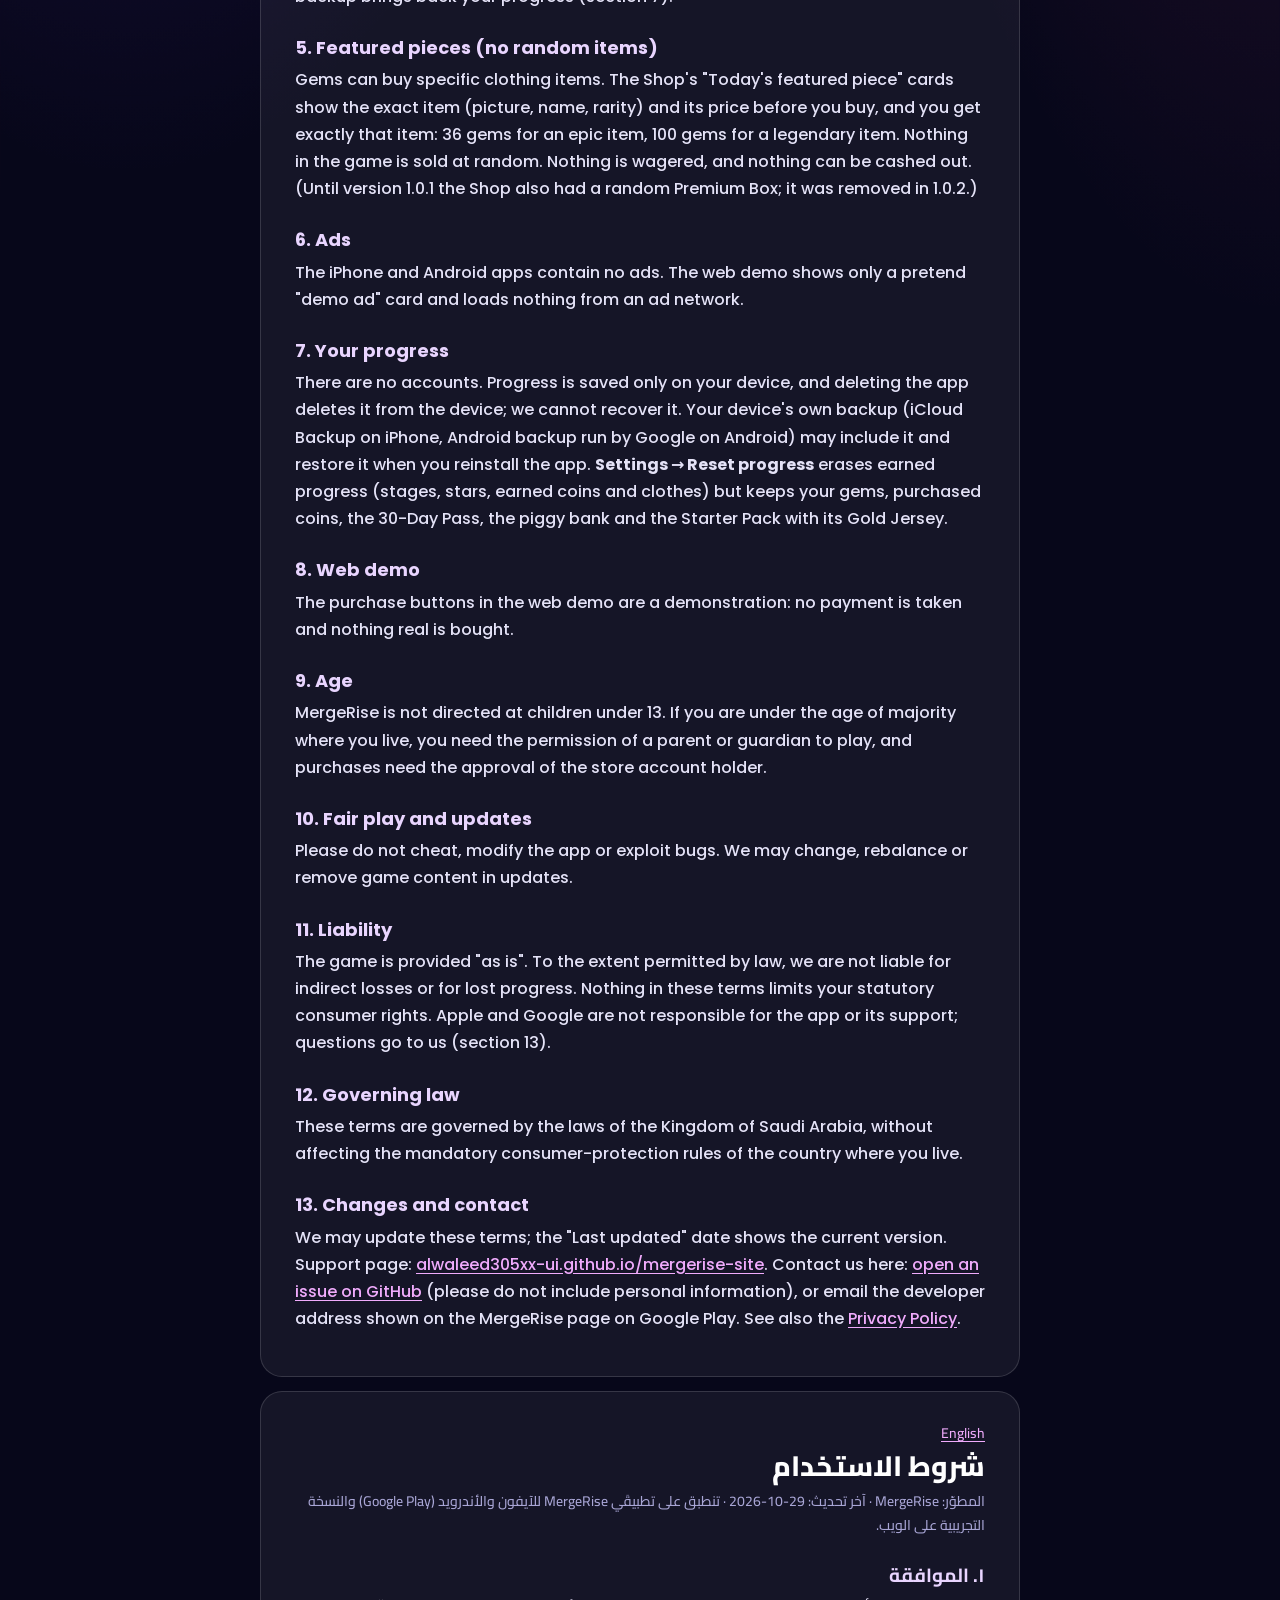
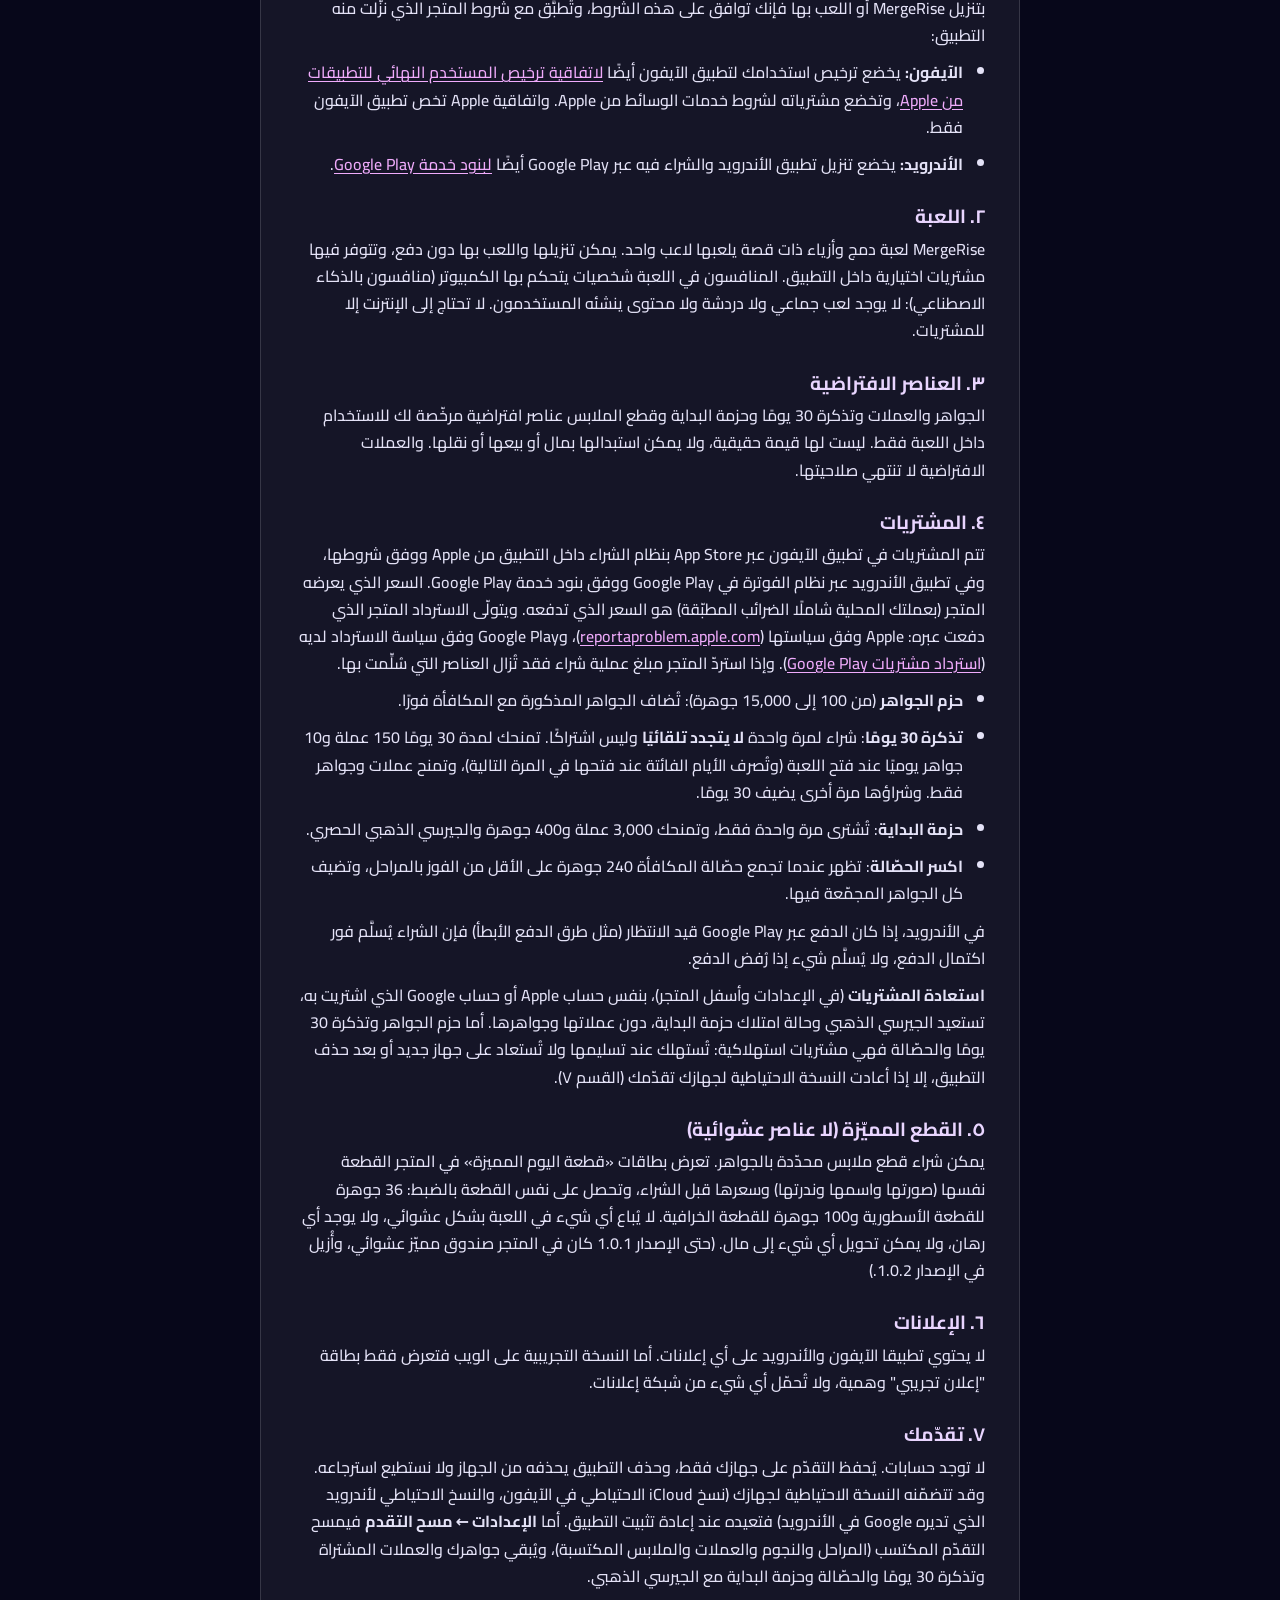
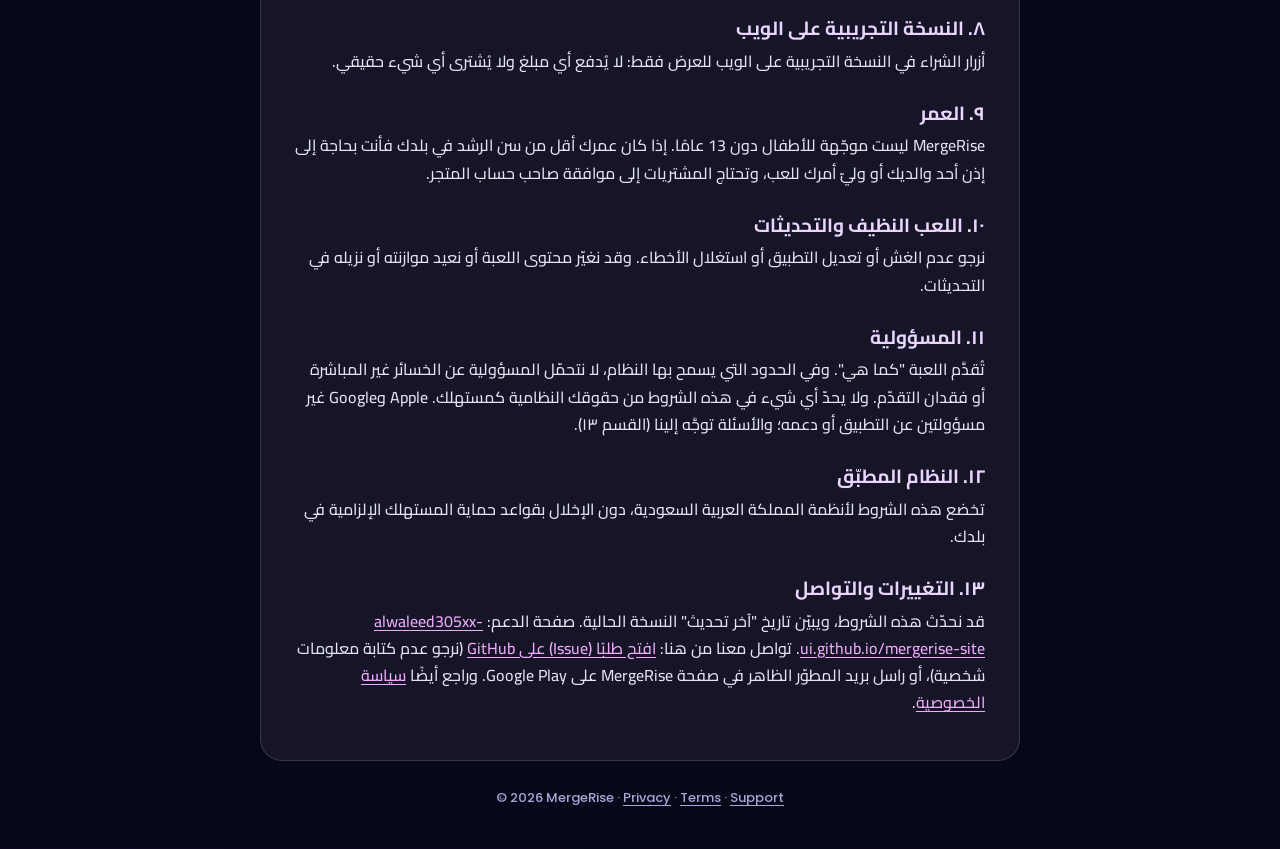
<file: terms.html>
<!doctype html>
<html lang="en">
<head>
<meta charset="utf-8">
<meta name="viewport" content="width=device-width, initial-scale=1, viewport-fit=cover">
<meta name="color-scheme" content="dark">
<meta name="theme-color" content="#07071a">
<meta name="description" content="MergeRise terms of use: virtual items, Apple in-app purchases, the 30-day pass, the starter pack, featured pieces (no random items) and your progress.">
<title>MergeRise — Terms of Use</title>
<link rel="icon" href="icons/favicon.png">
<link rel="apple-touch-icon" href="icons/icon-192.png">
<style>
/* Bundled fonts (SIL OFL 1.1, see fonts/OFL.txt). Copied to site/ (support-page links become ./); both folders have fonts/ and icons/. */
@font-face { font-family: 'Poppins'; font-style: normal; font-weight: 500; font-display: swap; src: url('fonts/poppins-500-latin-ext.woff2') format('woff2'); unicode-range: U+0100-02BA, U+02BD-02C5, U+02C7-02CC, U+02CE-02D7, U+02DD-02FF, U+0304, U+0308, U+0329, U+1D00-1DBF, U+1E00-1E9F, U+1EF2-1EFF, U+2020, U+20A0-20AB, U+20AD-20C4, U+2113, U+2C60-2C7F, U+A720-A7FF; }
@font-face { font-family: 'Poppins'; font-style: normal; font-weight: 500; font-display: swap; src: url('fonts/poppins-500-latin.woff2') format('woff2'); unicode-range: U+0000-00FF, U+0131, U+0152-0153, U+02BB-02BC, U+02C6, U+02DA, U+02DC, U+0304, U+0308, U+0329, U+2000-206F, U+20AC, U+2122, U+2191, U+2193, U+2212, U+2215, U+FEFF, U+FFFD; }
@font-face { font-family: 'Poppins'; font-style: normal; font-weight: 700; font-display: swap; src: url('fonts/poppins-700-latin-ext.woff2') format('woff2'); unicode-range: U+0100-02BA, U+02BD-02C5, U+02C7-02CC, U+02CE-02D7, U+02DD-02FF, U+0304, U+0308, U+0329, U+1D00-1DBF, U+1E00-1E9F, U+1EF2-1EFF, U+2020, U+20A0-20AB, U+20AD-20C4, U+2113, U+2C60-2C7F, U+A720-A7FF; }
@font-face { font-family: 'Poppins'; font-style: normal; font-weight: 700; font-display: swap; src: url('fonts/poppins-700-latin.woff2') format('woff2'); unicode-range: U+0000-00FF, U+0131, U+0152-0153, U+02BB-02BC, U+02C6, U+02DA, U+02DC, U+0304, U+0308, U+0329, U+2000-206F, U+20AC, U+2122, U+2191, U+2193, U+2212, U+2215, U+FEFF, U+FFFD; }
@font-face { font-family: 'Poppins'; font-style: normal; font-weight: 800; font-display: swap; src: url('fonts/poppins-800-latin-ext.woff2') format('woff2'); unicode-range: U+0100-02BA, U+02BD-02C5, U+02C7-02CC, U+02CE-02D7, U+02DD-02FF, U+0304, U+0308, U+0329, U+1D00-1DBF, U+1E00-1E9F, U+1EF2-1EFF, U+2020, U+20A0-20AB, U+20AD-20C4, U+2113, U+2C60-2C7F, U+A720-A7FF; }
@font-face { font-family: 'Poppins'; font-style: normal; font-weight: 800; font-display: swap; src: url('fonts/poppins-800-latin.woff2') format('woff2'); unicode-range: U+0000-00FF, U+0131, U+0152-0153, U+02BB-02BC, U+02C6, U+02DA, U+02DC, U+0304, U+0308, U+0329, U+2000-206F, U+20AC, U+2122, U+2191, U+2193, U+2212, U+2215, U+FEFF, U+FFFD; }
@font-face { font-family: 'Cairo'; font-style: normal; font-weight: 500 800; font-display: swap; src: url('fonts/cairo-var-arabic.woff2') format('woff2'); unicode-range: U+0600-06FF, U+0750-077F, U+0870-0891, U+0897-08E1, U+08E3-08FF, U+200C-200E, U+2010-2011, U+204F, U+2E41, U+FB50-FDFF, U+FE70-FE74, U+FE76-FEFC, U+102E0-102FB, U+10E60-10E7E, U+10EC2-10EC7, U+10EC9-10EEE, U+10EF0-10EFF, U+1EE00-1EE03, U+1EE05-1EE1F, U+1EE21-1EE22, U+1EE24, U+1EE27, U+1EE29-1EE32, U+1EE34-1EE37, U+1EE39, U+1EE3B, U+1EE42, U+1EE47, U+1EE49, U+1EE4B, U+1EE4D-1EE4F, U+1EE51-1EE52, U+1EE54, U+1EE57, U+1EE59, U+1EE5B, U+1EE5D, U+1EE5F, U+1EE61-1EE62, U+1EE64, U+1EE67-1EE6A, U+1EE6C-1EE72, U+1EE74-1EE77, U+1EE79-1EE7C, U+1EE7E, U+1EE80-1EE89, U+1EE8B-1EE9B, U+1EEA1-1EEA3, U+1EEA5-1EEA9, U+1EEAB-1EEBB, U+1EEF0-1EEF1; }
@font-face { font-family: 'Cairo'; font-style: normal; font-weight: 500 800; font-display: swap; src: url('fonts/cairo-var-latin-ext.woff2') format('woff2'); unicode-range: U+0100-02BA, U+02BD-02C5, U+02C7-02CC, U+02CE-02D7, U+02DD-02FF, U+0304, U+0308, U+0329, U+1D00-1DBF, U+1E00-1E9F, U+1EF2-1EFF, U+2020, U+20A0-20AB, U+20AD-20C4, U+2113, U+2C60-2C7F, U+A720-A7FF; }
@font-face { font-family: 'Cairo'; font-style: normal; font-weight: 500 800; font-display: swap; src: url('fonts/cairo-var-latin.woff2') format('woff2'); unicode-range: U+0000-00FF, U+0131, U+0152-0153, U+02BB-02BC, U+02C6, U+02DA, U+02DC, U+0304, U+0308, U+0329, U+2000-206F, U+20AC, U+2122, U+2191, U+2193, U+2212, U+2215, U+FEFF, U+FFFD; }

:root { --bg0: #07071a; --text: #ffffff; --body: #e4e2f7; --muted: #a9a6d6; --stroke: rgba(255,255,255,.14); --glass: rgba(255,255,255,.06);
  --link: #f0abfc; --head: #e9d5ff; --grad: linear-gradient(135deg, #8b5cf6 0%, #ec4899 100%); color-scheme: dark; }
* { box-sizing: border-box; }
html { -webkit-text-size-adjust: 100%; text-size-adjust: 100%; background: var(--bg0); }
body { margin: 0; min-height: 100vh; color: var(--text); font: 500 16px/1.7 'Poppins', 'Cairo', system-ui, -apple-system, 'Segoe UI', sans-serif;
  background: radial-gradient(70% 45% at 10% 0%, rgba(124,58,237,.38), transparent 70%), radial-gradient(55% 40% at 100% 6%, rgba(236,72,153,.22), transparent 70%), var(--bg0) no-repeat;
  padding: 0 max(16px, env(safe-area-inset-right)) calc(40px + env(safe-area-inset-bottom)) max(16px, env(safe-area-inset-left)); }
.wrap { max-width: 760px; margin: 0 auto; }
.top { display: flex; align-items: center; justify-content: space-between; gap: 10px 14px; flex-wrap: wrap; padding: calc(16px + env(safe-area-inset-top)) 0 6px; }
.brand { display: inline-flex; align-items: center; gap: 10px; text-decoration: none; }
.brand img { width: 36px; height: 36px; border-radius: 10px; display: block; }
.logo { font-weight: 800; font-size: 22px; letter-spacing: -.5px; line-height: 1; background: linear-gradient(90deg, #fff, #c4b5fd); -webkit-background-clip: text; background-clip: text; color: transparent; }
.logo .rise { background: var(--grad); -webkit-background-clip: text; background-clip: text; color: transparent; }
nav { display: flex; gap: 6px; flex-wrap: wrap; }
nav a { color: #fff; text-decoration: none; font-weight: 700; font-size: 14px; line-height: 1; padding: 9px 13px; border-radius: 999px; border: 1px solid var(--stroke); background: var(--glass); }
nav a[aria-current="page"] { background: var(--grad); border-color: transparent; }
section.doc { background: var(--glass); border: 1px solid var(--stroke); border-radius: 22px; padding: 22px 18px 26px; margin-top: 14px; }
@media (min-width: 640px) { section.doc { padding: 30px 34px 34px; } }
h1 { font-size: 28px; line-height: 1.2; margin: 0 0 6px; font-weight: 800; }
h2 { font-size: 18px; line-height: 1.35; margin: 26px 0 6px; font-weight: 700; color: var(--head); }
p, li { color: var(--body); margin: 0 0 10px; }
ul { margin: 0 0 10px; padding-inline-start: 22px; }
.meta { color: var(--muted); font-size: 14px; margin: 0 0 16px; }
.short { border-radius: 16px; padding: 14px 16px 6px; margin: 0 0 6px; background: linear-gradient(135deg, rgba(139,92,246,.24), rgba(236,72,153,.16)); border: 1px solid rgba(196,181,253,.32); }
.short strong { display: block; margin-bottom: 4px; }
a { color: var(--link); text-underline-offset: 3px; overflow-wrap: anywhere; }
code { font-size: .88em; background: rgba(255,255,255,.09); padding: 1px 6px; border-radius: 6px; overflow-wrap: anywhere; }
[dir="rtl"] { font-family: 'Cairo', 'Poppins', system-ui, sans-serif; }
[dir="rtl"] h2 { font-size: 19px; }
.jump { font-size: 14px; margin: 0 0 4px; }
footer { color: var(--muted); font-size: 13px; text-align: center; margin-top: 26px; }
footer a { color: var(--muted); }
time { white-space: nowrap; direction: ltr; unicode-bidi: isolate; }
</style>
</head>
<body>
<div class="wrap">
<header class="top">
  <a class="brand" href="./"><img src="icons/icon-192.png" alt="" width="36" height="36"><span class="logo">Merge<span class="rise">Rise</span></span></a>
  <nav aria-label="Pages">
    <a href="privacy.html">Privacy</a>
    <a href="terms.html" aria-current="page">Terms</a>
    <a href="./">Support</a>
    <a href="#ar" lang="ar" dir="rtl">العربية</a>
  </nav>
</header>

<main>
<section class="doc" id="en" lang="en">
<h1>Terms of Use</h1>
<p class="meta">Developer: MergeRise · Last updated: <time datetime="2026-10-29">2026-10-29</time> · Applies to the MergeRise apps for iPhone and Android (Google Play) and the MergeRise web demo.</p>

<h2>1. Agreement</h2>
<p>By downloading or playing MergeRise you agree to these terms. They apply together with the terms of the store you got the app from:</p>
<ul>
<li><strong>iPhone:</strong> your licence to use the iPhone app is also governed by Apple's <a href="https://www.apple.com/legal/internet-services/itunes/dev/stdeula/">Licensed Application End User License Agreement</a>, and purchases by Apple's Media Services Terms. Apple's agreement applies to the iPhone app only.</li>
<li><strong>Android:</strong> downloading the Android app and buying in it through Google Play are also governed by the <a href="https://play.google.com/about/play-terms/">Google Play Terms of Service</a>.</li>
</ul>

<h2>2. The game</h2>
<p>MergeRise is a single-player merge puzzle and fashion story. It can be downloaded and played without paying; optional in-app purchases are available. Rivals in the game are computer-controlled AI rivals: there is no multiplayer, chat or user-generated content. An internet connection is needed only for purchases.</p>

<h2>3. Virtual items</h2>
<p>Gems, coins, the 30-Day Pass, the Starter Pack and clothing items are virtual items. They are licensed to you for use inside the game only. They have no real-world value and cannot be exchanged for money, sold or transferred. Virtual currency does not expire.</p>

<h2>4. Purchases</h2>
<p>Purchases in the iPhone app are made through the App Store with Apple's In-App Purchase, under Apple's terms. Purchases in the Android app are made through Google Play's billing system, under the Google Play Terms of Service. The price the store shows (in your local currency, including applicable taxes) is the price you pay. Refunds are handled by the store you paid: by Apple under its policy (<a href="https://reportaproblem.apple.com/">reportaproblem.apple.com</a>), and by Google Play under its refund policy (<a href="https://support.google.com/googleplay/answer/2479637">Google Play refunds</a>). If a store refunds a purchase, the items it delivered may be removed.</p>
<ul>
<li><strong>Gem packs</strong> (100 to 15,000 gems): the stated gems, bonus included, are added at once.</li>
<li><strong>30-Day Pass</strong>: a one-time purchase that <strong>does not renew automatically</strong> and is not a subscription. For 30 days it pays 150 coins and 10 gems per day when you open the game (missed days are paid the next time you open it). It delivers coins and gems only. Buying it again adds 30 days.</li>
<li><strong>Starter Pack</strong>: can be bought once. It gives 3,000 coins, 400 gems and the exclusive Gold Jersey.</li>
<li><strong>Break the Piggy</strong>: offered when the bonus piggy bank holds at least 240 gems earned by winning stages; it adds all the gems saved in the piggy.</li>
</ul>
<p>On Android, a Google Play payment that is still pending (for example a slower payment method) is delivered as soon as Google Play completes it; nothing is delivered for a payment that is declined.</p>
<p><strong>Restore Purchases</strong> (in Settings and at the bottom of the Shop), used with the same Apple Account or Google account you bought with, restores the Starter Pack's Gold Jersey and its owned status, but not its coins and gems. Gem packs, the 30-Day Pass and Break the Piggy are consumable: they are used up when delivered and are not restored on a new device or after the app is deleted, unless your device's own backup brings back your progress (section 7).</p>

<h2>5. Featured pieces (no random items)</h2>
<p>Gems can buy specific clothing items. The Shop's "Today's featured piece" cards show the exact item (picture, name, rarity) and its price before you buy, and you get exactly that item: 36 gems for an epic item, 100 gems for a legendary item. Nothing in the game is sold at random. Nothing is wagered, and nothing can be cashed out. (Until version 1.0.1 the Shop also had a random Premium Box; it was removed in 1.0.2.)</p>

<h2>6. Ads</h2>
<p>The iPhone and Android apps contain no ads. The web demo shows only a pretend "demo ad" card and loads nothing from an ad network.</p>

<h2>7. Your progress</h2>
<p>There are no accounts. Progress is saved only on your device, and deleting the app deletes it from the device; we cannot recover it. Your device's own backup (iCloud Backup on iPhone, Android backup run by Google on Android) may include it and restore it when you reinstall the app. <strong>Settings → Reset progress</strong> erases earned progress (stages, stars, earned coins and clothes) but keeps your gems, purchased coins, the 30-Day Pass, the piggy bank and the Starter Pack with its Gold Jersey.</p>

<h2>8. Web demo</h2>
<p>The purchase buttons in the web demo are a demonstration: no payment is taken and nothing real is bought.</p>

<h2>9. Age</h2>
<p>MergeRise is not directed at children under 13. If you are under the age of majority where you live, you need the permission of a parent or guardian to play, and purchases need the approval of the store account holder.</p>

<h2>10. Fair play and updates</h2>
<p>Please do not cheat, modify the app or exploit bugs. We may change, rebalance or remove game content in updates.</p>

<h2>11. Liability</h2>
<p>The game is provided "as is". To the extent permitted by law, we are not liable for indirect losses or for lost progress. Nothing in these terms limits your statutory consumer rights. Apple and Google are not responsible for the app or its support; questions go to us (section 13).</p>

<h2>12. Governing law</h2>
<p>These terms are governed by the laws of the Kingdom of Saudi Arabia, without affecting the mandatory consumer-protection rules of the country where you live.</p>

<h2 id="contact">13. Changes and contact</h2>
<p>We may update these terms; the "Last updated" date shows the current version. Support page: <a href="./">alwaleed305xx-ui.github.io/mergerise-site</a>. Contact us here: <a href="https://github.com/alwaleed305xx-ui/mergerise-site/issues">open an issue on GitHub</a> (please do not include personal information), or email the developer address shown on the MergeRise page on Google Play. See also the <a href="privacy.html">Privacy Policy</a>.</p>
</section>

<section class="doc" id="ar" lang="ar" dir="rtl">
<p class="jump"><a href="#en" lang="en" dir="ltr">English</a></p>
<h1>شروط الاستخدام</h1>
<p class="meta">المطوّر: MergeRise · آخر تحديث: <time datetime="2026-10-29">2026-10-29</time> · تنطبق على تطبيقَي MergeRise للآيفون والأندرويد (Google Play) والنسخة التجريبية على الويب.</p>

<h2>١. الموافقة</h2>
<p>بتنزيل MergeRise أو اللعب بها فإنك توافق على هذه الشروط، وتُطبَّق مع شروط المتجر الذي نزّلت منه التطبيق:</p>
<ul>
<li><strong>الآيفون:</strong> يخضع ترخيص استخدامك لتطبيق الآيفون أيضًا <a href="https://www.apple.com/legal/internet-services/itunes/dev/stdeula/">لاتفاقية ترخيص المستخدم النهائي للتطبيقات من Apple</a>، وتخضع مشترياته لشروط خدمات الوسائط من Apple. واتفاقية Apple تخص تطبيق الآيفون فقط.</li>
<li><strong>الأندرويد:</strong> يخضع تنزيل تطبيق الأندرويد والشراء فيه عبر Google Play أيضًا <a href="https://play.google.com/about/play-terms/">لبنود خدمة Google Play</a>.</li>
</ul>

<h2>٢. اللعبة</h2>
<p>MergeRise لعبة دمج وأزياء ذات قصة يلعبها لاعب واحد. يمكن تنزيلها واللعب بها دون دفع، وتتوفر فيها مشتريات اختيارية داخل التطبيق. المنافسون في اللعبة شخصيات يتحكم بها الكمبيوتر (منافسون بالذكاء الاصطناعي): لا يوجد لعب جماعي ولا دردشة ولا محتوى ينشئه المستخدمون. لا تحتاج إلى الإنترنت إلا للمشتريات.</p>

<h2>٣. العناصر الافتراضية</h2>
<p>الجواهر والعملات وتذكرة 30 يومًا وحزمة البداية وقطع الملابس عناصر افتراضية مرخّصة لك للاستخدام داخل اللعبة فقط. ليست لها قيمة حقيقية، ولا يمكن استبدالها بمال أو بيعها أو نقلها. والعملات الافتراضية لا تنتهي صلاحيتها.</p>

<h2>٤. المشتريات</h2>
<p>تتم المشتريات في تطبيق الآيفون عبر App Store بنظام الشراء داخل التطبيق من Apple ووفق شروطها، وفي تطبيق الأندرويد عبر نظام الفوترة في Google Play ووفق بنود خدمة Google Play. السعر الذي يعرضه المتجر (بعملتك المحلية شاملًا الضرائب المطبّقة) هو السعر الذي تدفعه. ويتولّى الاسترداد المتجر الذي دفعت عبره: Apple وفق سياستها (<a href="https://reportaproblem.apple.com/">reportaproblem.apple.com</a>)، وGoogle Play وفق سياسة الاسترداد لديه (<a href="https://support.google.com/googleplay/answer/2479637?hl=ar">استرداد مشتريات Google Play</a>). وإذا استردّ المتجر مبلغ عملية شراء فقد تُزال العناصر التي سُلِّمت بها.</p>
<ul>
<li><strong>حزم الجواهر</strong> (من 100 إلى 15,000 جوهرة): تُضاف الجواهر المذكورة مع المكافأة فورًا.</li>
<li><strong>تذكرة 30 يومًا</strong>: شراء لمرة واحدة <strong>لا يتجدد تلقائيًا</strong> وليس اشتراكًا. تمنحك لمدة 30 يومًا 150 عملة و10 جواهر يوميًا عند فتح اللعبة (وتُصرف الأيام الفائتة عند فتحها في المرة التالية)، وتمنح عملات وجواهر فقط. وشراؤها مرة أخرى يضيف 30 يومًا.</li>
<li><strong>حزمة البداية</strong>: تُشترى مرة واحدة فقط، وتمنحك 3,000 عملة و400 جوهرة والجيرسي الذهبي الحصري.</li>
<li><strong>اكسر الحصّالة</strong>: تظهر عندما تجمع حصّالة المكافأة 240 جوهرة على الأقل من الفوز بالمراحل، وتضيف كل الجواهر المجمّعة فيها.</li>
</ul>
<p>في الأندرويد، إذا كان الدفع عبر Google Play قيد الانتظار (مثل طرق الدفع الأبطأ) فإن الشراء يُسلَّم فور اكتمال الدفع، ولا يُسلَّم شيء إذا رُفض الدفع.</p>
<p><strong>استعادة المشتريات</strong> (في الإعدادات وأسفل المتجر)، بنفس حساب Apple أو حساب Google الذي اشتريت به، تستعيد الجيرسي الذهبي وحالة امتلاك حزمة البداية، دون عملاتها وجواهرها. أما حزم الجواهر وتذكرة 30 يومًا والحصّالة فهي مشتريات استهلاكية: تُستهلك عند تسليمها ولا تُستعاد على جهاز جديد أو بعد حذف التطبيق، إلا إذا أعادت النسخة الاحتياطية لجهازك تقدّمك (القسم ٧).</p>

<h2>٥. القطع المميّزة (لا عناصر عشوائية)</h2>
<p>يمكن شراء قطع ملابس محدّدة بالجواهر. تعرض بطاقات «قطعة اليوم المميزة» في المتجر القطعة نفسها (صورتها واسمها وندرتها) وسعرها قبل الشراء، وتحصل على نفس القطعة بالضبط: 36 جوهرة للقطعة الأسطورية و100 جوهرة للقطعة الخرافية. لا يُباع أي شيء في اللعبة بشكل عشوائي، ولا يوجد أي رهان، ولا يمكن تحويل أي شيء إلى مال. (حتى الإصدار 1.0.1 كان في المتجر صندوق مميّز عشوائي، وأُزيل في الإصدار 1.0.2.)</p>

<h2>٦. الإعلانات</h2>
<p>لا يحتوي تطبيقا الآيفون والأندرويد على أي إعلانات. أما النسخة التجريبية على الويب فتعرض فقط بطاقة "إعلان تجريبي" وهمية، ولا تُحمّل أي شيء من شبكة إعلانات.</p>

<h2>٧. تقدّمك</h2>
<p>لا توجد حسابات. يُحفظ التقدّم على جهازك فقط، وحذف التطبيق يحذفه من الجهاز ولا نستطيع استرجاعه. وقد تتضمّنه النسخة الاحتياطية لجهازك (نسخ iCloud الاحتياطي في الآيفون، والنسخ الاحتياطي لأندرويد الذي تديره Google في الأندرويد) فتعيده عند إعادة تثبيت التطبيق. أما <strong>الإعدادات ← مسح التقدم</strong> فيمسح التقدّم المكتسب (المراحل والنجوم والعملات والملابس المكتسبة)، ويُبقي جواهرك والعملات المشتراة وتذكرة 30 يومًا والحصّالة وحزمة البداية مع الجيرسي الذهبي.</p>

<h2>٨. النسخة التجريبية على الويب</h2>
<p>أزرار الشراء في النسخة التجريبية على الويب للعرض فقط: لا يُدفع أي مبلغ ولا يُشترى أي شيء حقيقي.</p>

<h2>٩. العمر</h2>
<p>MergeRise ليست موجّهة للأطفال دون 13 عامًا. إذا كان عمرك أقل من سن الرشد في بلدك فأنت بحاجة إلى إذن أحد والديك أو وليّ أمرك للعب، وتحتاج المشتريات إلى موافقة صاحب حساب المتجر.</p>

<h2>١٠. اللعب النظيف والتحديثات</h2>
<p>نرجو عدم الغش أو تعديل التطبيق أو استغلال الأخطاء. وقد نغيّر محتوى اللعبة أو نعيد موازنته أو نزيله في التحديثات.</p>

<h2>١١. المسؤولية</h2>
<p>تُقدَّم اللعبة "كما هي". وفي الحدود التي يسمح بها النظام، لا نتحمّل المسؤولية عن الخسائر غير المباشرة أو فقدان التقدّم. ولا يحدّ أي شيء في هذه الشروط من حقوقك النظامية كمستهلك. Apple وGoogle غير مسؤولتين عن التطبيق أو دعمه؛ والأسئلة توجَّه إلينا (القسم ١٣).</p>

<h2>١٢. النظام المطبّق</h2>
<p>تخضع هذه الشروط لأنظمة المملكة العربية السعودية، دون الإخلال بقواعد حماية المستهلك الإلزامية في بلدك.</p>

<h2 id="contact-ar">١٣. التغييرات والتواصل</h2>
<p>قد نحدّث هذه الشروط، ويبيّن تاريخ "آخر تحديث" النسخة الحالية. صفحة الدعم: <a href="./">alwaleed305xx-ui.github.io/mergerise-site</a>. تواصل معنا من هنا: <a href="https://github.com/alwaleed305xx-ui/mergerise-site/issues">افتح طلبًا (Issue) على GitHub</a> (نرجو عدم كتابة معلومات شخصية)، أو راسل بريد المطوّر الظاهر في صفحة MergeRise على Google Play. وراجع أيضًا <a href="privacy.html#ar">سياسة الخصوصية</a>.</p>
</section>
</main>

<footer>© 2026 MergeRise · <a href="privacy.html">Privacy</a> · <a href="terms.html">Terms</a> · <a href="./">Support</a></footer>
</div>
</body>
</html>
</file>
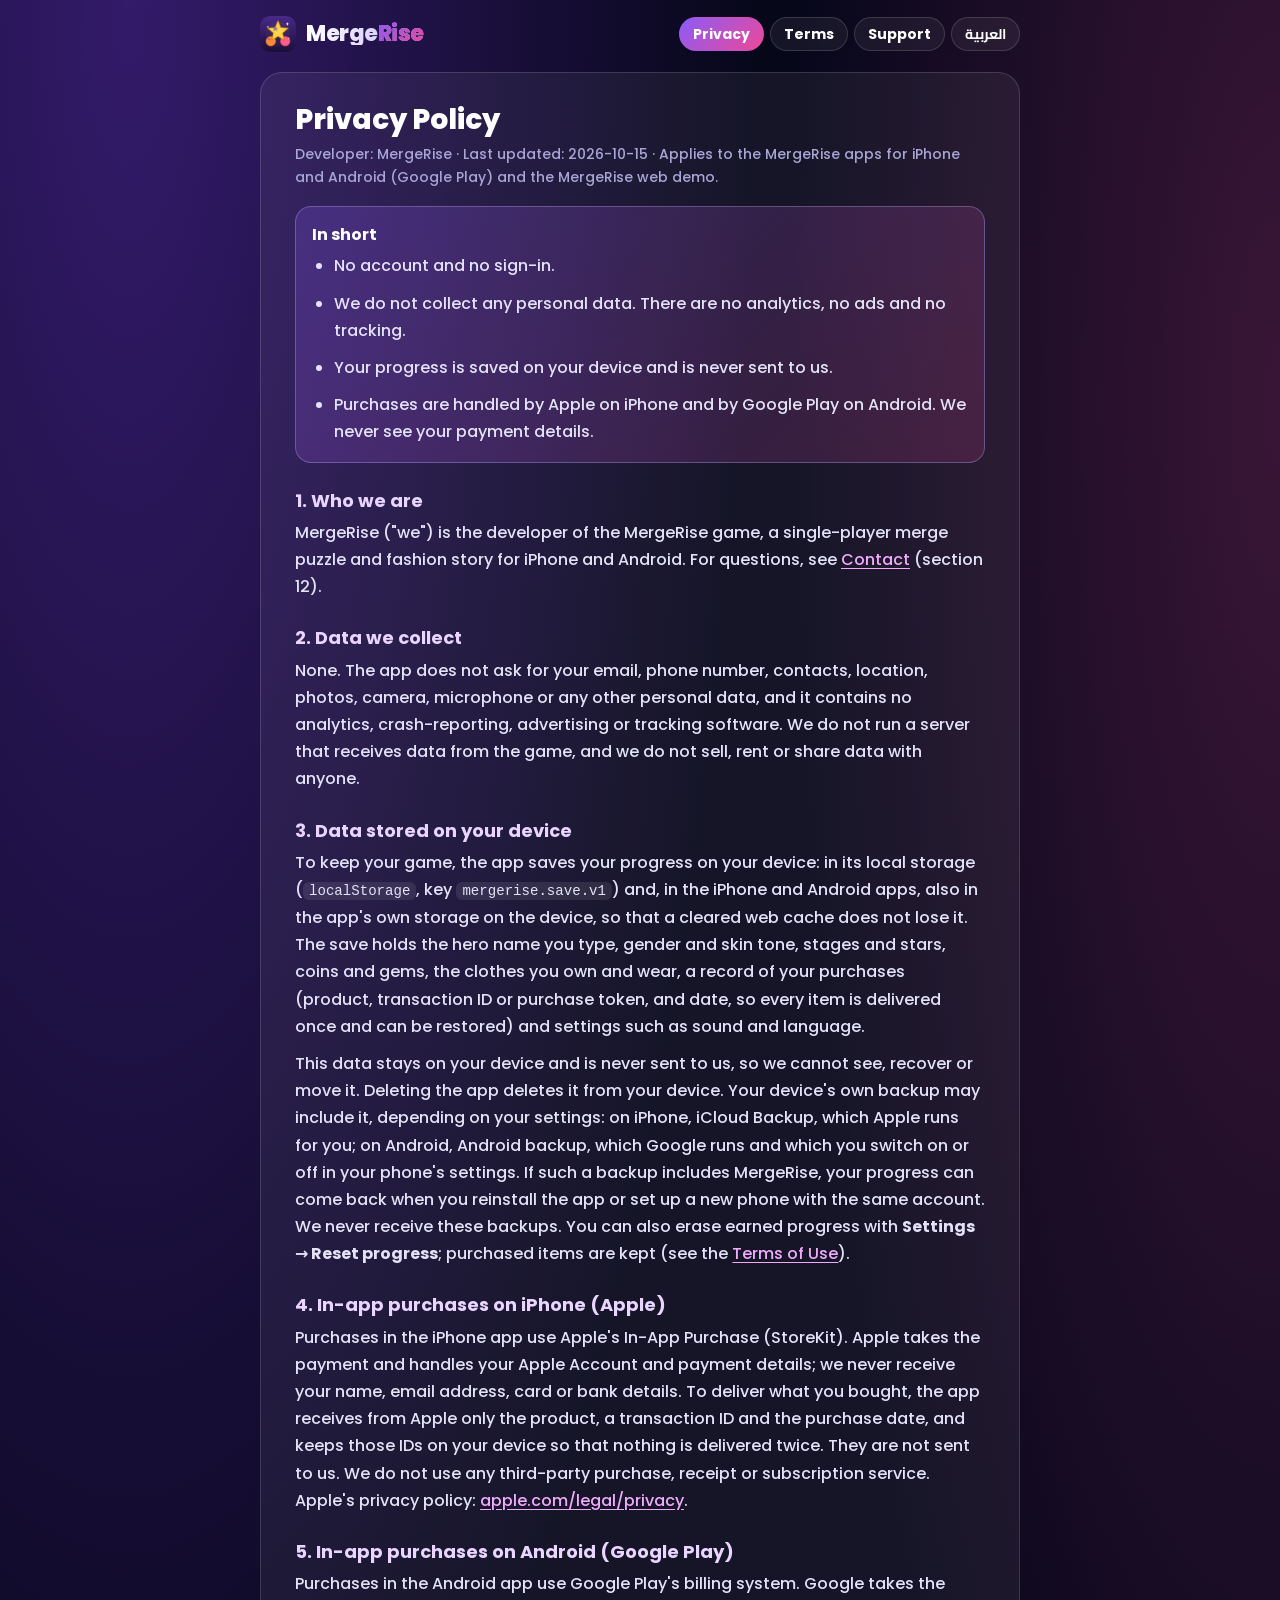
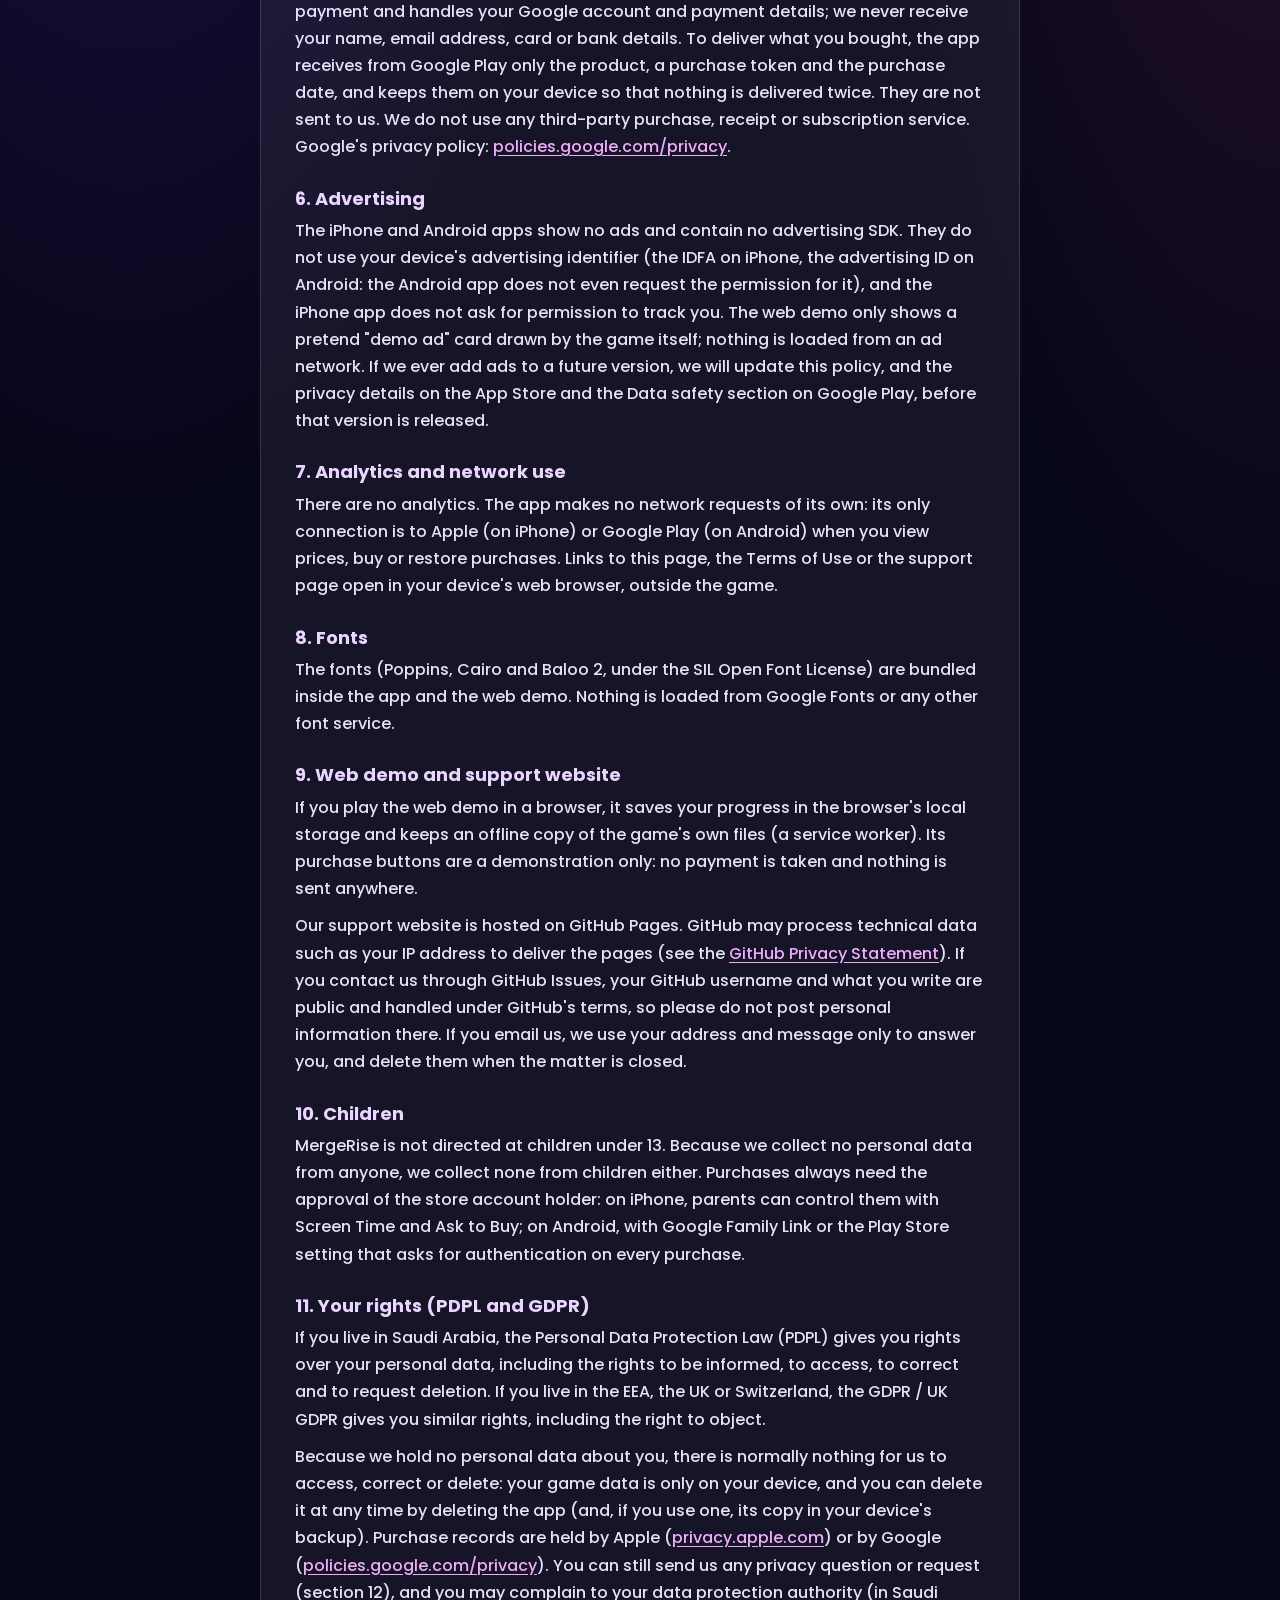
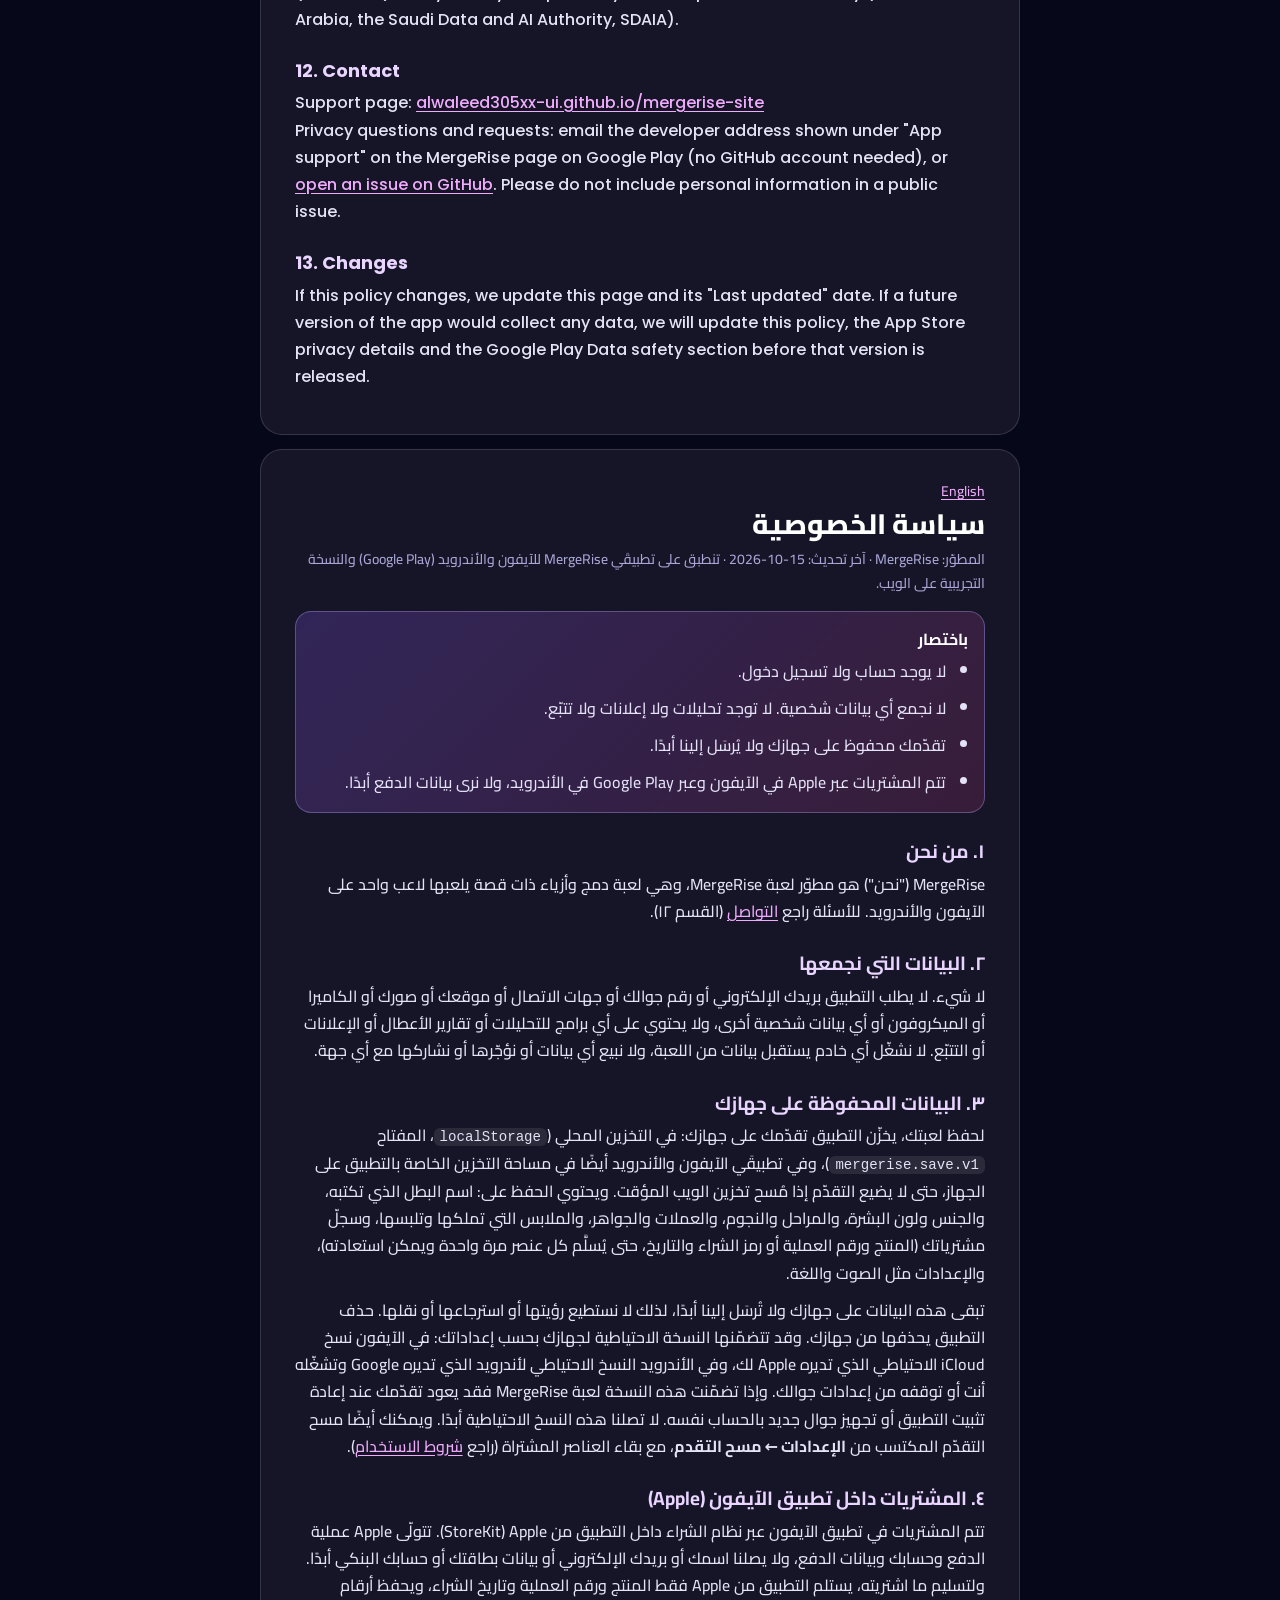
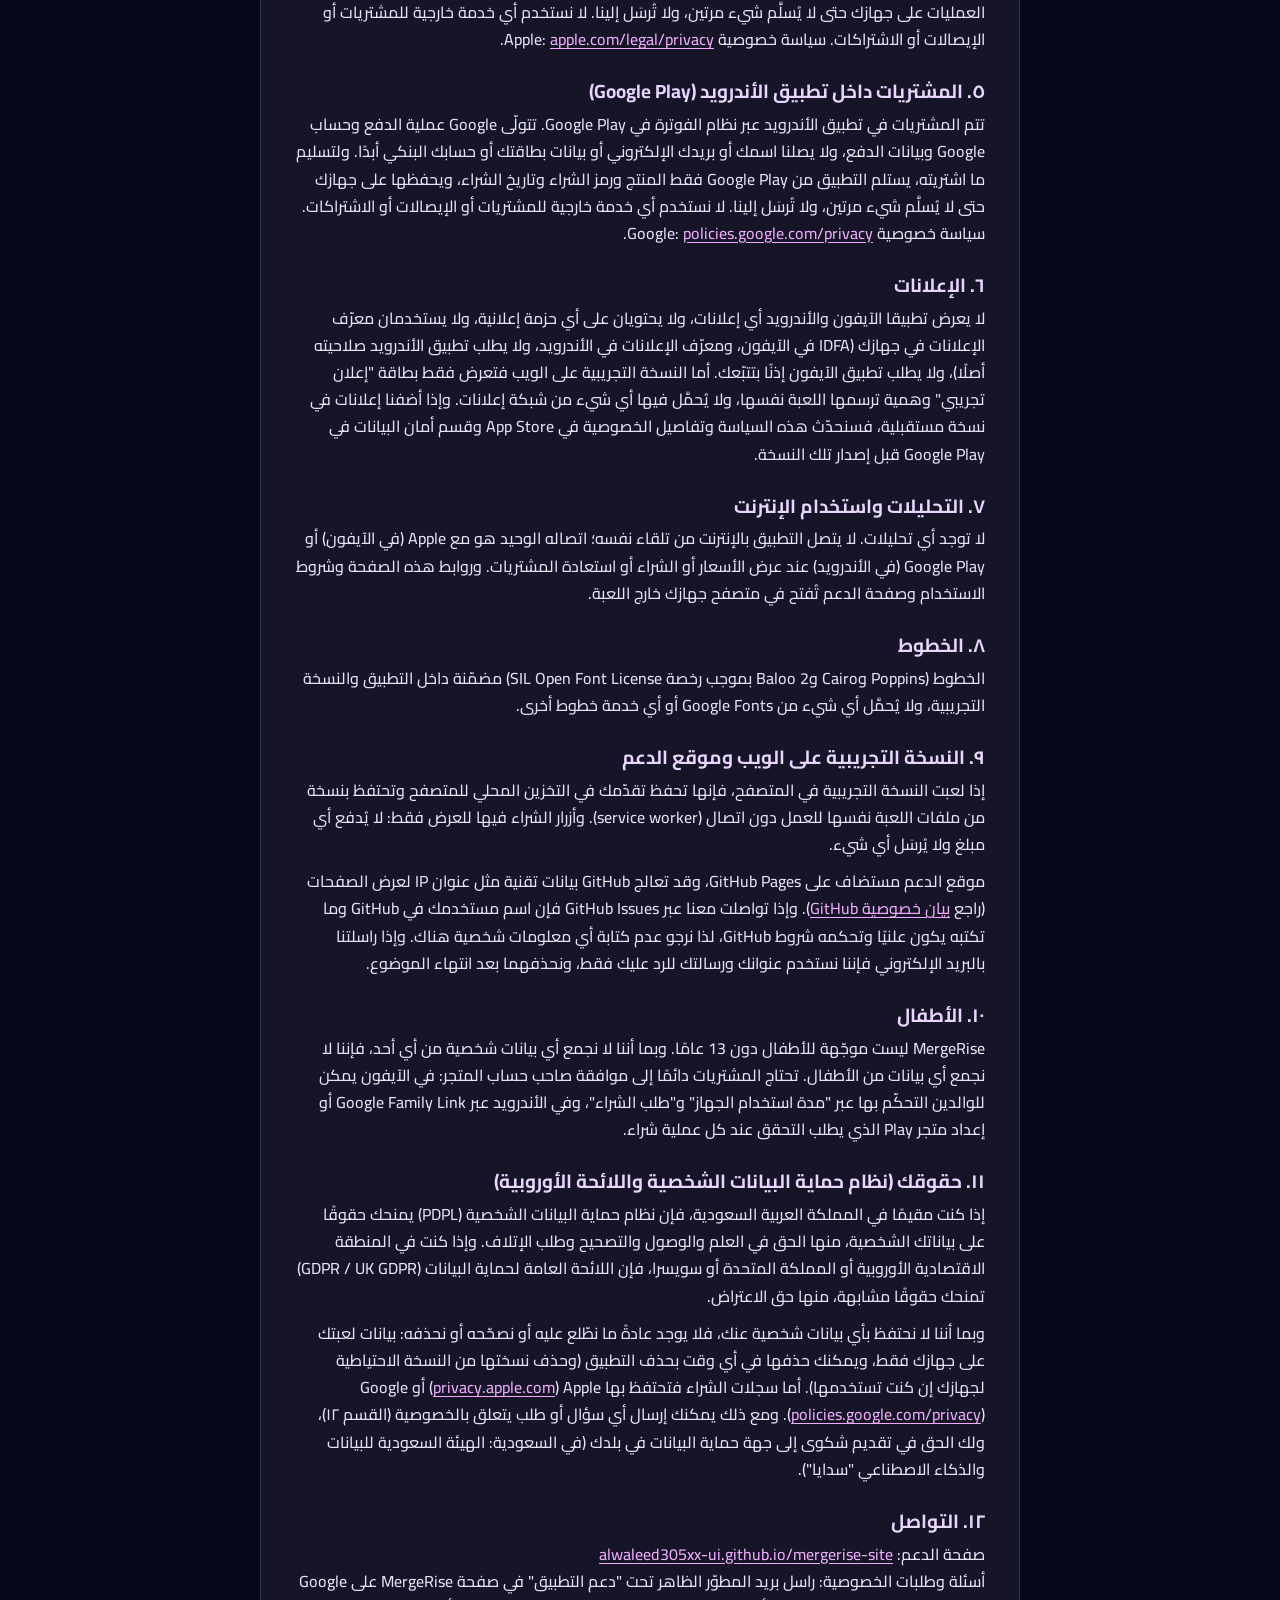
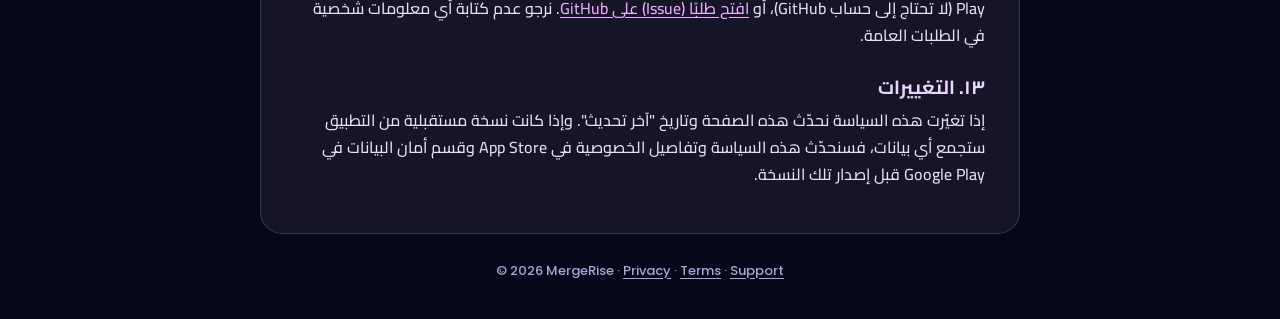
<file: play/privacy.html>
<!doctype html>
<html lang="en">
<head>
<meta charset="utf-8">
<meta name="viewport" content="width=device-width, initial-scale=1, viewport-fit=cover">
<meta name="color-scheme" content="dark">
<meta name="theme-color" content="#07071a">
<meta name="description" content="MergeRise privacy policy: no account, no data collection, no ads or analytics. Progress stays on your device and purchases go through Apple (iPhone) or Google Play (Android).">
<title>MergeRise — Privacy Policy</title>
<link rel="icon" href="icons/favicon.png">
<link rel="apple-touch-icon" href="icons/icon-192.png">
<style>
/* Bundled fonts (SIL OFL 1.1, see fonts/OFL.txt). Copied to site/ (support-page links become ./); both folders have fonts/ and icons/. */
@font-face { font-family: 'Poppins'; font-style: normal; font-weight: 500; font-display: swap; src: url('fonts/poppins-500-latin-ext.woff2') format('woff2'); unicode-range: U+0100-02BA, U+02BD-02C5, U+02C7-02CC, U+02CE-02D7, U+02DD-02FF, U+0304, U+0308, U+0329, U+1D00-1DBF, U+1E00-1E9F, U+1EF2-1EFF, U+2020, U+20A0-20AB, U+20AD-20C4, U+2113, U+2C60-2C7F, U+A720-A7FF; }
@font-face { font-family: 'Poppins'; font-style: normal; font-weight: 500; font-display: swap; src: url('fonts/poppins-500-latin.woff2') format('woff2'); unicode-range: U+0000-00FF, U+0131, U+0152-0153, U+02BB-02BC, U+02C6, U+02DA, U+02DC, U+0304, U+0308, U+0329, U+2000-206F, U+20AC, U+2122, U+2191, U+2193, U+2212, U+2215, U+FEFF, U+FFFD; }
@font-face { font-family: 'Poppins'; font-style: normal; font-weight: 700; font-display: swap; src: url('fonts/poppins-700-latin-ext.woff2') format('woff2'); unicode-range: U+0100-02BA, U+02BD-02C5, U+02C7-02CC, U+02CE-02D7, U+02DD-02FF, U+0304, U+0308, U+0329, U+1D00-1DBF, U+1E00-1E9F, U+1EF2-1EFF, U+2020, U+20A0-20AB, U+20AD-20C4, U+2113, U+2C60-2C7F, U+A720-A7FF; }
@font-face { font-family: 'Poppins'; font-style: normal; font-weight: 700; font-display: swap; src: url('fonts/poppins-700-latin.woff2') format('woff2'); unicode-range: U+0000-00FF, U+0131, U+0152-0153, U+02BB-02BC, U+02C6, U+02DA, U+02DC, U+0304, U+0308, U+0329, U+2000-206F, U+20AC, U+2122, U+2191, U+2193, U+2212, U+2215, U+FEFF, U+FFFD; }
@font-face { font-family: 'Poppins'; font-style: normal; font-weight: 800; font-display: swap; src: url('fonts/poppins-800-latin-ext.woff2') format('woff2'); unicode-range: U+0100-02BA, U+02BD-02C5, U+02C7-02CC, U+02CE-02D7, U+02DD-02FF, U+0304, U+0308, U+0329, U+1D00-1DBF, U+1E00-1E9F, U+1EF2-1EFF, U+2020, U+20A0-20AB, U+20AD-20C4, U+2113, U+2C60-2C7F, U+A720-A7FF; }
@font-face { font-family: 'Poppins'; font-style: normal; font-weight: 800; font-display: swap; src: url('fonts/poppins-800-latin.woff2') format('woff2'); unicode-range: U+0000-00FF, U+0131, U+0152-0153, U+02BB-02BC, U+02C6, U+02DA, U+02DC, U+0304, U+0308, U+0329, U+2000-206F, U+20AC, U+2122, U+2191, U+2193, U+2212, U+2215, U+FEFF, U+FFFD; }
@font-face { font-family: 'Cairo'; font-style: normal; font-weight: 500 800; font-display: swap; src: url('fonts/cairo-var-arabic.woff2') format('woff2'); unicode-range: U+0600-06FF, U+0750-077F, U+0870-0891, U+0897-08E1, U+08E3-08FF, U+200C-200E, U+2010-2011, U+204F, U+2E41, U+FB50-FDFF, U+FE70-FE74, U+FE76-FEFC, U+102E0-102FB, U+10E60-10E7E, U+10EC2-10EC7, U+10EC9-10EEE, U+10EF0-10EFF, U+1EE00-1EE03, U+1EE05-1EE1F, U+1EE21-1EE22, U+1EE24, U+1EE27, U+1EE29-1EE32, U+1EE34-1EE37, U+1EE39, U+1EE3B, U+1EE42, U+1EE47, U+1EE49, U+1EE4B, U+1EE4D-1EE4F, U+1EE51-1EE52, U+1EE54, U+1EE57, U+1EE59, U+1EE5B, U+1EE5D, U+1EE5F, U+1EE61-1EE62, U+1EE64, U+1EE67-1EE6A, U+1EE6C-1EE72, U+1EE74-1EE77, U+1EE79-1EE7C, U+1EE7E, U+1EE80-1EE89, U+1EE8B-1EE9B, U+1EEA1-1EEA3, U+1EEA5-1EEA9, U+1EEAB-1EEBB, U+1EEF0-1EEF1; }
@font-face { font-family: 'Cairo'; font-style: normal; font-weight: 500 800; font-display: swap; src: url('fonts/cairo-var-latin-ext.woff2') format('woff2'); unicode-range: U+0100-02BA, U+02BD-02C5, U+02C7-02CC, U+02CE-02D7, U+02DD-02FF, U+0304, U+0308, U+0329, U+1D00-1DBF, U+1E00-1E9F, U+1EF2-1EFF, U+2020, U+20A0-20AB, U+20AD-20C4, U+2113, U+2C60-2C7F, U+A720-A7FF; }
@font-face { font-family: 'Cairo'; font-style: normal; font-weight: 500 800; font-display: swap; src: url('fonts/cairo-var-latin.woff2') format('woff2'); unicode-range: U+0000-00FF, U+0131, U+0152-0153, U+02BB-02BC, U+02C6, U+02DA, U+02DC, U+0304, U+0308, U+0329, U+2000-206F, U+20AC, U+2122, U+2191, U+2193, U+2212, U+2215, U+FEFF, U+FFFD; }

:root { --bg0: #07071a; --text: #ffffff; --body: #e4e2f7; --muted: #a9a6d6; --stroke: rgba(255,255,255,.14); --glass: rgba(255,255,255,.06);
  --link: #f0abfc; --head: #e9d5ff; --grad: linear-gradient(135deg, #8b5cf6 0%, #ec4899 100%); color-scheme: dark; }
* { box-sizing: border-box; }
html { -webkit-text-size-adjust: 100%; text-size-adjust: 100%; background: var(--bg0); }
body { margin: 0; min-height: 100vh; color: var(--text); font: 500 16px/1.7 'Poppins', 'Cairo', system-ui, -apple-system, 'Segoe UI', sans-serif;
  background: radial-gradient(70% 45% at 10% 0%, rgba(124,58,237,.38), transparent 70%), radial-gradient(55% 40% at 100% 6%, rgba(236,72,153,.22), transparent 70%), var(--bg0) no-repeat;
  padding: 0 max(16px, env(safe-area-inset-right)) calc(40px + env(safe-area-inset-bottom)) max(16px, env(safe-area-inset-left)); }
.wrap { max-width: 760px; margin: 0 auto; }
.top { display: flex; align-items: center; justify-content: space-between; gap: 10px 14px; flex-wrap: wrap; padding: calc(16px + env(safe-area-inset-top)) 0 6px; }
.brand { display: inline-flex; align-items: center; gap: 10px; text-decoration: none; }
.brand img { width: 36px; height: 36px; border-radius: 10px; display: block; }
.logo { font-weight: 800; font-size: 22px; letter-spacing: -.5px; line-height: 1; background: linear-gradient(90deg, #fff, #c4b5fd); -webkit-background-clip: text; background-clip: text; color: transparent; }
.logo .rise { background: var(--grad); -webkit-background-clip: text; background-clip: text; color: transparent; }
nav { display: flex; gap: 6px; flex-wrap: wrap; }
nav a { color: #fff; text-decoration: none; font-weight: 700; font-size: 14px; line-height: 1; padding: 9px 13px; border-radius: 999px; border: 1px solid var(--stroke); background: var(--glass); }
nav a[aria-current="page"] { background: var(--grad); border-color: transparent; }
section.doc { background: var(--glass); border: 1px solid var(--stroke); border-radius: 22px; padding: 22px 18px 26px; margin-top: 14px; }
@media (min-width: 640px) { section.doc { padding: 30px 34px 34px; } }
h1 { font-size: 28px; line-height: 1.2; margin: 0 0 6px; font-weight: 800; }
h2 { font-size: 18px; line-height: 1.35; margin: 26px 0 6px; font-weight: 700; color: var(--head); }
p, li { color: var(--body); margin: 0 0 10px; }
ul { margin: 0 0 10px; padding-inline-start: 22px; }
.meta { color: var(--muted); font-size: 14px; margin: 0 0 16px; }
.short { border-radius: 16px; padding: 14px 16px 6px; margin: 0 0 6px; background: linear-gradient(135deg, rgba(139,92,246,.24), rgba(236,72,153,.16)); border: 1px solid rgba(196,181,253,.32); }
.short strong { display: block; margin-bottom: 4px; }
a { color: var(--link); text-underline-offset: 3px; overflow-wrap: anywhere; }
code { font-size: .88em; background: rgba(255,255,255,.09); padding: 1px 6px; border-radius: 6px; overflow-wrap: anywhere; }
[dir="rtl"] { font-family: 'Cairo', 'Poppins', system-ui, sans-serif; }
[dir="rtl"] h2 { font-size: 19px; }
.jump { font-size: 14px; margin: 0 0 4px; }
footer { color: var(--muted); font-size: 13px; text-align: center; margin-top: 26px; }
footer a { color: var(--muted); }
time { white-space: nowrap; direction: ltr; unicode-bidi: isolate; }
</style>
</head>
<body>
<div class="wrap">
<header class="top">
  <a class="brand" href="https://alwaleed305xx-ui.github.io/mergerise-site/"><img src="icons/icon-192.png" alt="" width="36" height="36"><span class="logo">Merge<span class="rise">Rise</span></span></a>
  <nav aria-label="Pages">
    <a href="privacy.html" aria-current="page">Privacy</a>
    <a href="terms.html">Terms</a>
    <a href="https://alwaleed305xx-ui.github.io/mergerise-site/">Support</a>
    <a href="#ar" lang="ar" dir="rtl">العربية</a>
  </nav>
</header>

<main>
<section class="doc" id="en" lang="en">
<h1>Privacy Policy</h1>
<p class="meta">Developer: MergeRise · Last updated: <time datetime="2026-10-15">2026-10-15</time> · Applies to the MergeRise apps for iPhone and Android (Google Play) and the MergeRise web demo.</p>

<div class="short">
<strong>In short</strong>
<ul>
<li>No account and no sign-in.</li>
<li>We do not collect any personal data. There are no analytics, no ads and no tracking.</li>
<li>Your progress is saved on your device and is never sent to us.</li>
<li>Purchases are handled by Apple on iPhone and by Google Play on Android. We never see your payment details.</li>
</ul>
</div>

<h2>1. Who we are</h2>
<p>MergeRise ("we") is the developer of the MergeRise game, a single-player merge puzzle and fashion story for iPhone and Android. For questions, see <a href="#contact">Contact</a> (section 12).</p>

<h2>2. Data we collect</h2>
<p>None. The app does not ask for your email, phone number, contacts, location, photos, camera, microphone or any other personal data, and it contains no analytics, crash-reporting, advertising or tracking software. We do not run a server that receives data from the game, and we do not sell, rent or share data with anyone.</p>

<h2>3. Data stored on your device</h2>
<p>To keep your game, the app saves your progress on your device: in its local storage (<code>localStorage</code>, key <code>mergerise.save.v1</code>) and, in the iPhone and Android apps, also in the app's own storage on the device, so that a cleared web cache does not lose it. The save holds the hero name you type, gender and skin tone, stages and stars, coins and gems, the clothes you own and wear, a record of your purchases (product, transaction ID or purchase token, and date, so every item is delivered once and can be restored) and settings such as sound and language.</p>
<p>This data stays on your device and is never sent to us, so we cannot see, recover or move it. Deleting the app deletes it from your device. Your device's own backup may include it, depending on your settings: on iPhone, iCloud Backup, which Apple runs for you; on Android, Android backup, which Google runs and which you switch on or off in your phone's settings. If such a backup includes MergeRise, your progress can come back when you reinstall the app or set up a new phone with the same account. We never receive these backups. You can also erase earned progress with <strong>Settings → Reset progress</strong>; purchased items are kept (see the <a href="terms.html">Terms of Use</a>).</p>

<h2>4. In-app purchases on iPhone (Apple)</h2>
<p>Purchases in the iPhone app use Apple's In-App Purchase (StoreKit). Apple takes the payment and handles your Apple Account and payment details; we never receive your name, email address, card or bank details. To deliver what you bought, the app receives from Apple only the product, a transaction ID and the purchase date, and keeps those IDs on your device so that nothing is delivered twice. They are not sent to us. We do not use any third-party purchase, receipt or subscription service. Apple's privacy policy: <a href="https://www.apple.com/legal/privacy/">apple.com/legal/privacy</a>.</p>

<h2>5. In-app purchases on Android (Google Play)</h2>
<p>Purchases in the Android app use Google Play's billing system. Google takes the payment and handles your Google account and payment details; we never receive your name, email address, card or bank details. To deliver what you bought, the app receives from Google Play only the product, a purchase token and the purchase date, and keeps them on your device so that nothing is delivered twice. They are not sent to us. We do not use any third-party purchase, receipt or subscription service. Google's privacy policy: <a href="https://policies.google.com/privacy">policies.google.com/privacy</a>.</p>

<h2>6. Advertising</h2>
<p>The iPhone and Android apps show no ads and contain no advertising SDK. They do not use your device's advertising identifier (the IDFA on iPhone, the advertising ID on Android: the Android app does not even request the permission for it), and the iPhone app does not ask for permission to track you. The web demo only shows a pretend "demo ad" card drawn by the game itself; nothing is loaded from an ad network. If we ever add ads to a future version, we will update this policy, and the privacy details on the App Store and the Data safety section on Google Play, before that version is released.</p>

<h2>7. Analytics and network use</h2>
<p>There are no analytics. The app makes no network requests of its own: its only connection is to Apple (on iPhone) or Google Play (on Android) when you view prices, buy or restore purchases. Links to this page, the Terms of Use or the support page open in your device's web browser, outside the game.</p>

<h2>8. Fonts</h2>
<p>The fonts (Poppins, Cairo and Baloo 2, under the SIL Open Font License) are bundled inside the app and the web demo. Nothing is loaded from Google Fonts or any other font service.</p>

<h2>9. Web demo and support website</h2>
<p>If you play the web demo in a browser, it saves your progress in the browser's local storage and keeps an offline copy of the game's own files (a service worker). Its purchase buttons are a demonstration only: no payment is taken and nothing is sent anywhere.</p>
<p>Our support website is hosted on GitHub Pages. GitHub may process technical data such as your IP address to deliver the pages (see the <a href="https://docs.github.com/en/site-policy/privacy-policies/github-general-privacy-statement">GitHub Privacy Statement</a>). If you contact us through GitHub Issues, your GitHub username and what you write are public and handled under GitHub's terms, so please do not post personal information there. If you email us, we use your address and message only to answer you, and delete them when the matter is closed.</p>

<h2>10. Children</h2>
<p>MergeRise is not directed at children under 13. Because we collect no personal data from anyone, we collect none from children either. Purchases always need the approval of the store account holder: on iPhone, parents can control them with Screen Time and Ask to Buy; on Android, with Google Family Link or the Play Store setting that asks for authentication on every purchase.</p>

<h2>11. Your rights (PDPL and GDPR)</h2>
<p>If you live in Saudi Arabia, the Personal Data Protection Law (PDPL) gives you rights over your personal data, including the rights to be informed, to access, to correct and to request deletion. If you live in the EEA, the UK or Switzerland, the GDPR / UK GDPR gives you similar rights, including the right to object.</p>
<p>Because we hold no personal data about you, there is normally nothing for us to access, correct or delete: your game data is only on your device, and you can delete it at any time by deleting the app (and, if you use one, its copy in your device's backup). Purchase records are held by Apple (<a href="https://privacy.apple.com/">privacy.apple.com</a>) or by Google (<a href="https://policies.google.com/privacy">policies.google.com/privacy</a>). You can still send us any privacy question or request (section 12), and you may complain to your data protection authority (in Saudi Arabia, the Saudi Data and AI Authority, SDAIA).</p>

<h2 id="contact">12. Contact</h2>
<p>Support page: <a href="https://alwaleed305xx-ui.github.io/mergerise-site/">alwaleed305xx-ui.github.io/mergerise-site</a><br>
<!-- PRIVACY-CONTACT-EMAIL: once the dedicated public developer email exists (docs/google-play.md step 1), add it here as a mailto link, in this section and in section ١٢ below. Never a personal address. -->
Privacy questions and requests: email the developer address shown under "App support" on the MergeRise page on Google Play (no GitHub account needed), or <a href="https://github.com/alwaleed305xx-ui/mergerise-site/issues">open an issue on GitHub</a>. Please do not include personal information in a public issue.</p>

<h2>13. Changes</h2>
<p>If this policy changes, we update this page and its "Last updated" date. If a future version of the app would collect any data, we will update this policy, the App Store privacy details and the Google Play Data safety section before that version is released.</p>
</section>

<section class="doc" id="ar" lang="ar" dir="rtl">
<p class="jump"><a href="#en" lang="en" dir="ltr">English</a></p>
<h1>سياسة الخصوصية</h1>
<p class="meta">المطوّر: MergeRise · آخر تحديث: <time datetime="2026-10-15">2026-10-15</time> · تنطبق على تطبيقَي MergeRise للآيفون والأندرويد (Google Play) والنسخة التجريبية على الويب.</p>

<div class="short">
<strong>باختصار</strong>
<ul>
<li>لا يوجد حساب ولا تسجيل دخول.</li>
<li>لا نجمع أي بيانات شخصية. لا توجد تحليلات ولا إعلانات ولا تتبّع.</li>
<li>تقدّمك محفوظ على جهازك ولا يُرسَل إلينا أبدًا.</li>
<li>تتم المشتريات عبر Apple في الآيفون وعبر Google Play في الأندرويد، ولا نرى بيانات الدفع أبدًا.</li>
</ul>
</div>

<h2>١. من نحن</h2>
<p>MergeRise ("نحن") هو مطوّر لعبة MergeRise، وهي لعبة دمج وأزياء ذات قصة يلعبها لاعب واحد على الآيفون والأندرويد. للأسئلة راجع <a href="#contact-ar">التواصل</a> (القسم ١٢).</p>

<h2>٢. البيانات التي نجمعها</h2>
<p>لا شيء. لا يطلب التطبيق بريدك الإلكتروني أو رقم جوالك أو جهات الاتصال أو موقعك أو صورك أو الكاميرا أو الميكروفون أو أي بيانات شخصية أخرى، ولا يحتوي على أي برامج للتحليلات أو تقارير الأعطال أو الإعلانات أو التتبّع. لا نشغّل أي خادم يستقبل بيانات من اللعبة، ولا نبيع أي بيانات أو نؤجّرها أو نشاركها مع أي جهة.</p>

<h2>٣. البيانات المحفوظة على جهازك</h2>
<p>لحفظ لعبتك، يخزّن التطبيق تقدّمك على جهازك: في التخزين المحلي (<code>localStorage</code>، المفتاح <code>mergerise.save.v1</code>)، وفي تطبيقَي الآيفون والأندرويد أيضًا في مساحة التخزين الخاصة بالتطبيق على الجهاز، حتى لا يضيع التقدّم إذا مُسح تخزين الويب المؤقت. ويحتوي الحفظ على: اسم البطل الذي تكتبه، والجنس ولون البشرة، والمراحل والنجوم، والعملات والجواهر، والملابس التي تملكها وتلبسها، وسجلّ مشترياتك (المنتج ورقم العملية أو رمز الشراء والتاريخ، حتى يُسلَّم كل عنصر مرة واحدة ويمكن استعادته)، والإعدادات مثل الصوت واللغة.</p>
<p>تبقى هذه البيانات على جهازك ولا تُرسَل إلينا أبدًا، لذلك لا نستطيع رؤيتها أو استرجاعها أو نقلها. حذف التطبيق يحذفها من جهازك. وقد تتضمّنها النسخة الاحتياطية لجهازك بحسب إعداداتك: في الآيفون نسخ iCloud الاحتياطي الذي تديره Apple لك، وفي الأندرويد النسخ الاحتياطي لأندرويد الذي تديره Google وتشغّله أنت أو توقفه من إعدادات جوالك. وإذا تضمّنت هذه النسخة لعبة MergeRise فقد يعود تقدّمك عند إعادة تثبيت التطبيق أو تجهيز جوال جديد بالحساب نفسه. لا تصلنا هذه النسخ الاحتياطية أبدًا. ويمكنك أيضًا مسح التقدّم المكتسب من <strong>الإعدادات ← مسح التقدم</strong>، مع بقاء العناصر المشتراة (راجع <a href="terms.html#ar">شروط الاستخدام</a>).</p>

<h2>٤. المشتريات داخل تطبيق الآيفون (Apple)</h2>
<p>تتم المشتريات في تطبيق الآيفون عبر نظام الشراء داخل التطبيق من Apple ‏(StoreKit). تتولّى Apple عملية الدفع وحسابك وبيانات الدفع، ولا يصلنا اسمك أو بريدك الإلكتروني أو بيانات بطاقتك أو حسابك البنكي أبدًا. ولتسليم ما اشتريته، يستلم التطبيق من Apple فقط المنتج ورقم العملية وتاريخ الشراء، ويحفظ أرقام العمليات على جهازك حتى لا يُسلَّم شيء مرتين، ولا تُرسَل إلينا. لا نستخدم أي خدمة خارجية للمشتريات أو الإيصالات أو الاشتراكات. سياسة خصوصية Apple: <a href="https://www.apple.com/legal/privacy/">apple.com/legal/privacy</a>.</p>

<h2>٥. المشتريات داخل تطبيق الأندرويد (Google Play)</h2>
<p>تتم المشتريات في تطبيق الأندرويد عبر نظام الفوترة في Google Play. تتولّى Google عملية الدفع وحساب Google وبيانات الدفع، ولا يصلنا اسمك أو بريدك الإلكتروني أو بيانات بطاقتك أو حسابك البنكي أبدًا. ولتسليم ما اشتريته، يستلم التطبيق من Google Play فقط المنتج ورمز الشراء وتاريخ الشراء، ويحفظها على جهازك حتى لا يُسلَّم شيء مرتين، ولا تُرسَل إلينا. لا نستخدم أي خدمة خارجية للمشتريات أو الإيصالات أو الاشتراكات. سياسة خصوصية Google: <a href="https://policies.google.com/privacy">policies.google.com/privacy</a>.</p>

<h2>٦. الإعلانات</h2>
<p>لا يعرض تطبيقا الآيفون والأندرويد أي إعلانات، ولا يحتويان على أي حزمة إعلانية، ولا يستخدمان معرّف الإعلانات في جهازك (IDFA في الآيفون، ومعرّف الإعلانات في الأندرويد، ولا يطلب تطبيق الأندرويد صلاحيته أصلًا)، ولا يطلب تطبيق الآيفون إذنًا بتتبّعك. أما النسخة التجريبية على الويب فتعرض فقط بطاقة "إعلان تجريبي" وهمية ترسمها اللعبة نفسها، ولا يُحمَّل فيها أي شيء من شبكة إعلانات. وإذا أضفنا إعلانات في نسخة مستقبلية، فسنحدّث هذه السياسة وتفاصيل الخصوصية في App Store وقسم أمان البيانات في Google Play قبل إصدار تلك النسخة.</p>

<h2>٧. التحليلات واستخدام الإنترنت</h2>
<p>لا توجد أي تحليلات. لا يتصل التطبيق بالإنترنت من تلقاء نفسه؛ اتصاله الوحيد هو مع Apple (في الآيفون) أو Google Play (في الأندرويد) عند عرض الأسعار أو الشراء أو استعادة المشتريات. وروابط هذه الصفحة وشروط الاستخدام وصفحة الدعم تُفتح في متصفح جهازك خارج اللعبة.</p>

<h2>٨. الخطوط</h2>
<p>الخطوط (Poppins وCairo وBaloo 2 بموجب رخصة SIL Open Font License) مضمّنة داخل التطبيق والنسخة التجريبية، ولا يُحمَّل أي شيء من Google Fonts أو أي خدمة خطوط أخرى.</p>

<h2>٩. النسخة التجريبية على الويب وموقع الدعم</h2>
<p>إذا لعبت النسخة التجريبية في المتصفح، فإنها تحفظ تقدّمك في التخزين المحلي للمتصفح وتحتفظ بنسخة من ملفات اللعبة نفسها للعمل دون اتصال (service worker). وأزرار الشراء فيها للعرض فقط: لا يُدفع أي مبلغ ولا يُرسَل أي شيء.</p>
<p>موقع الدعم مستضاف على GitHub Pages، وقد تعالج GitHub بيانات تقنية مثل عنوان IP لعرض الصفحات (راجع <a href="https://docs.github.com/en/site-policy/privacy-policies/github-general-privacy-statement">بيان خصوصية GitHub</a>). وإذا تواصلت معنا عبر GitHub Issues فإن اسم مستخدمك في GitHub وما تكتبه يكون علنيًا وتحكمه شروط GitHub، لذا نرجو عدم كتابة أي معلومات شخصية هناك. وإذا راسلتنا بالبريد الإلكتروني فإننا نستخدم عنوانك ورسالتك للرد عليك فقط، ونحذفهما بعد انتهاء الموضوع.</p>

<h2>١٠. الأطفال</h2>
<p>MergeRise ليست موجّهة للأطفال دون 13 عامًا. وبما أننا لا نجمع أي بيانات شخصية من أي أحد، فإننا لا نجمع أي بيانات من الأطفال. تحتاج المشتريات دائمًا إلى موافقة صاحب حساب المتجر: في الآيفون يمكن للوالدين التحكّم بها عبر "مدة استخدام الجهاز" و"طلب الشراء"، وفي الأندرويد عبر Google Family Link أو إعداد متجر Play الذي يطلب التحقق عند كل عملية شراء.</p>

<h2>١١. حقوقك (نظام حماية البيانات الشخصية واللائحة الأوروبية)</h2>
<p>إذا كنت مقيمًا في المملكة العربية السعودية، فإن نظام حماية البيانات الشخصية (PDPL) يمنحك حقوقًا على بياناتك الشخصية، منها الحق في العلم والوصول والتصحيح وطلب الإتلاف. وإذا كنت في المنطقة الاقتصادية الأوروبية أو المملكة المتحدة أو سويسرا، فإن اللائحة العامة لحماية البيانات (GDPR / UK GDPR) تمنحك حقوقًا مشابهة، منها حق الاعتراض.</p>
<p>وبما أننا لا نحتفظ بأي بيانات شخصية عنك، فلا يوجد عادةً ما نطّلع عليه أو نصحّحه أو نحذفه: بيانات لعبتك على جهازك فقط، ويمكنك حذفها في أي وقت بحذف التطبيق (وحذف نسختها من النسخة الاحتياطية لجهازك إن كنت تستخدمها). أما سجلات الشراء فتحتفظ بها Apple ‏(<a href="https://privacy.apple.com/">privacy.apple.com</a>) أو Google ‏(<a href="https://policies.google.com/privacy">policies.google.com/privacy</a>). ومع ذلك يمكنك إرسال أي سؤال أو طلب يتعلق بالخصوصية (القسم ١٢)، ولك الحق في تقديم شكوى إلى جهة حماية البيانات في بلدك (في السعودية: الهيئة السعودية للبيانات والذكاء الاصطناعي "سدايا").</p>

<h2 id="contact-ar">١٢. التواصل</h2>
<p>صفحة الدعم: <a href="https://alwaleed305xx-ui.github.io/mergerise-site/">alwaleed305xx-ui.github.io/mergerise-site</a><br>
أسئلة وطلبات الخصوصية: راسل بريد المطوّر الظاهر تحت "دعم التطبيق" في صفحة MergeRise على Google Play (لا تحتاج إلى حساب GitHub)، أو <a href="https://github.com/alwaleed305xx-ui/mergerise-site/issues">افتح طلبًا (Issue) على GitHub</a>. نرجو عدم كتابة أي معلومات شخصية في الطلبات العامة.</p>

<h2>١٣. التغييرات</h2>
<p>إذا تغيّرت هذه السياسة نحدّث هذه الصفحة وتاريخ "آخر تحديث". وإذا كانت نسخة مستقبلية من التطبيق ستجمع أي بيانات، فسنحدّث هذه السياسة وتفاصيل الخصوصية في App Store وقسم أمان البيانات في Google Play قبل إصدار تلك النسخة.</p>
</section>
</main>

<footer>© 2026 MergeRise · <a href="privacy.html">Privacy</a> · <a href="terms.html">Terms</a> · <a href="https://alwaleed305xx-ui.github.io/mergerise-site/">Support</a></footer>
</div>
</body>
</html>
</file>
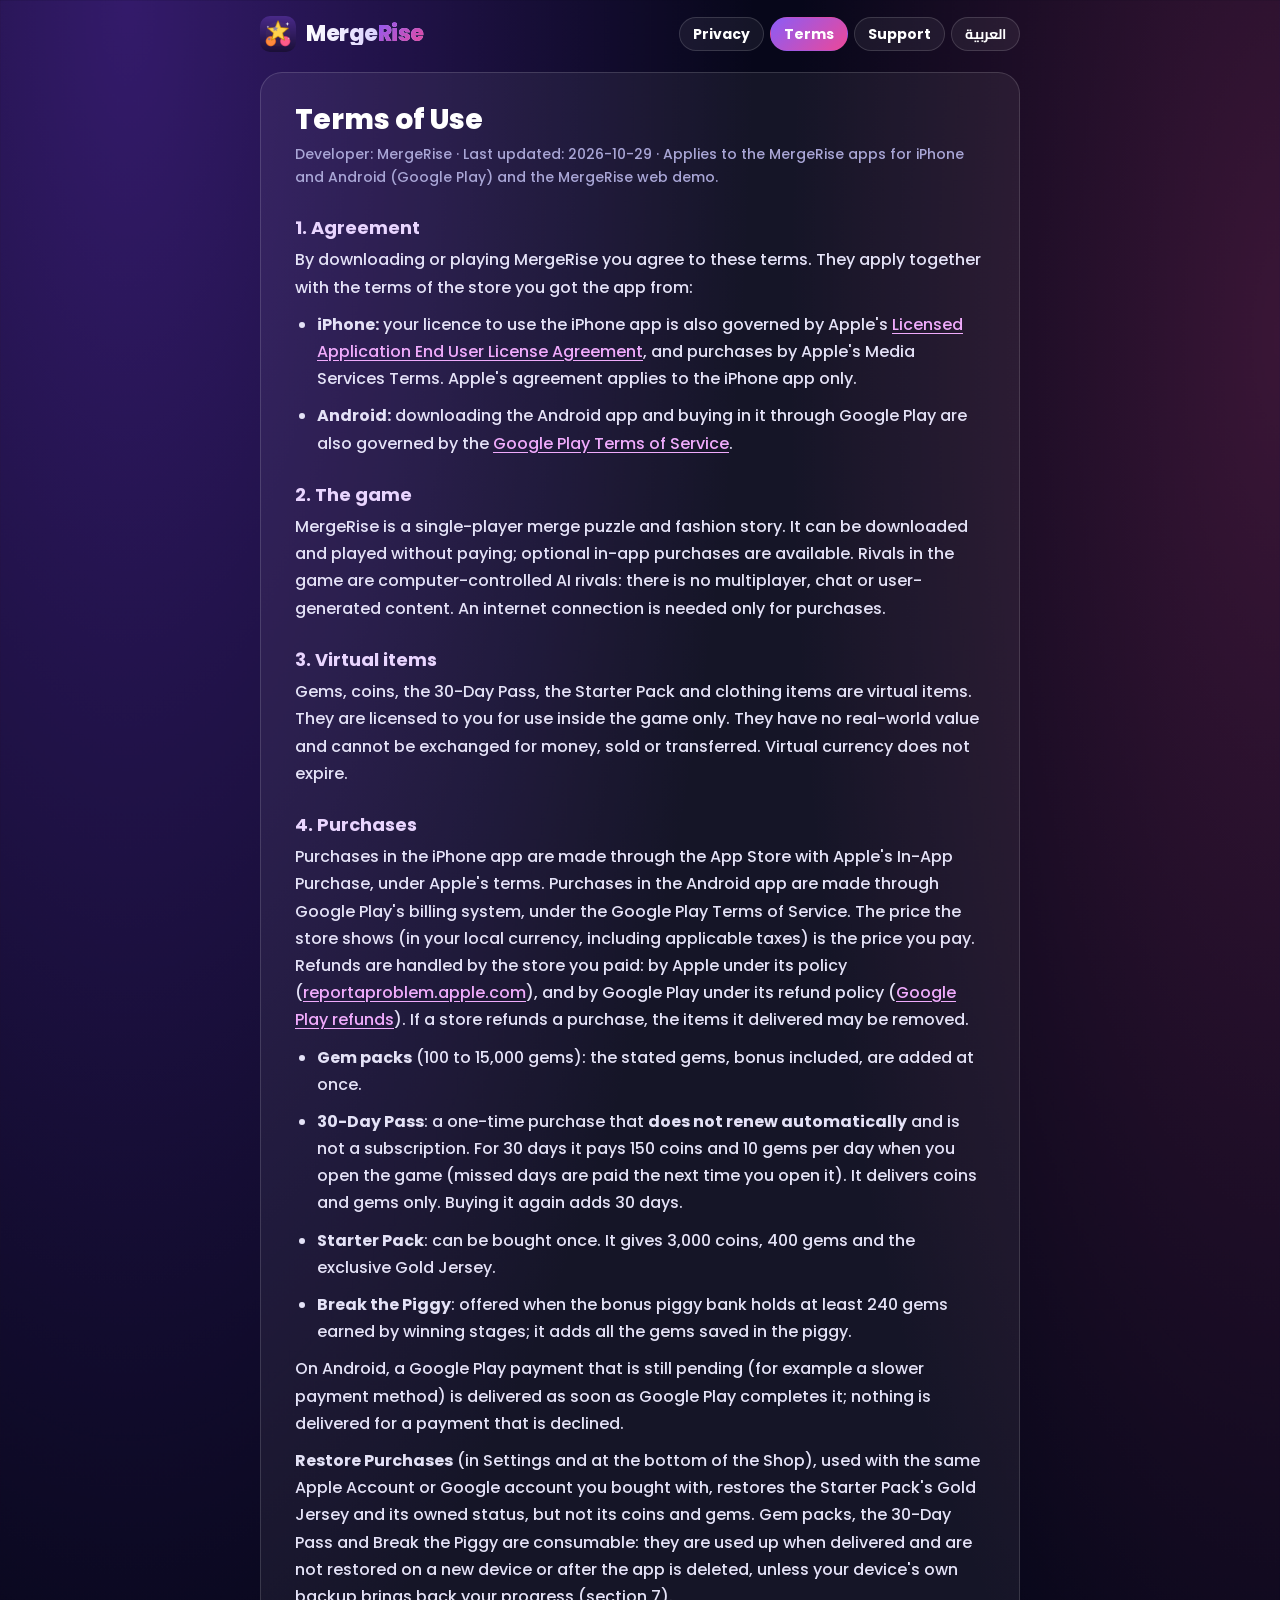
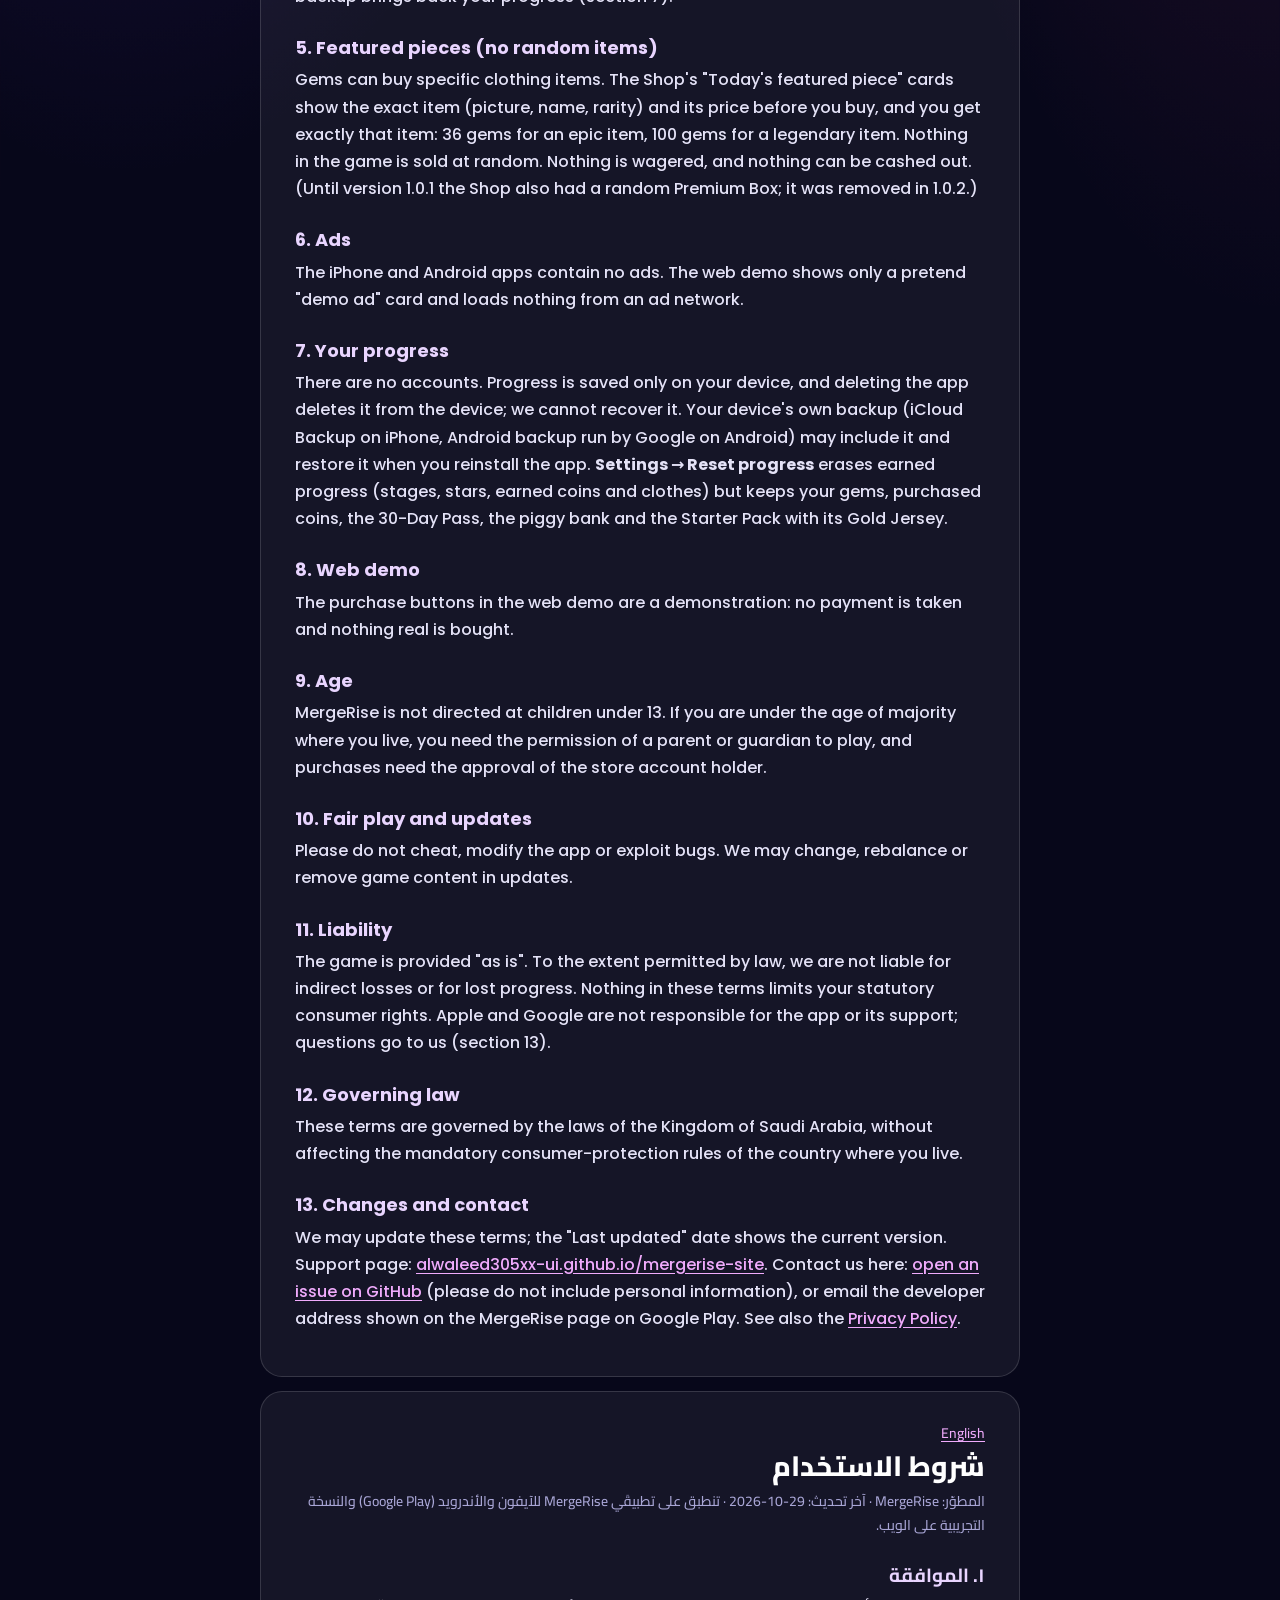
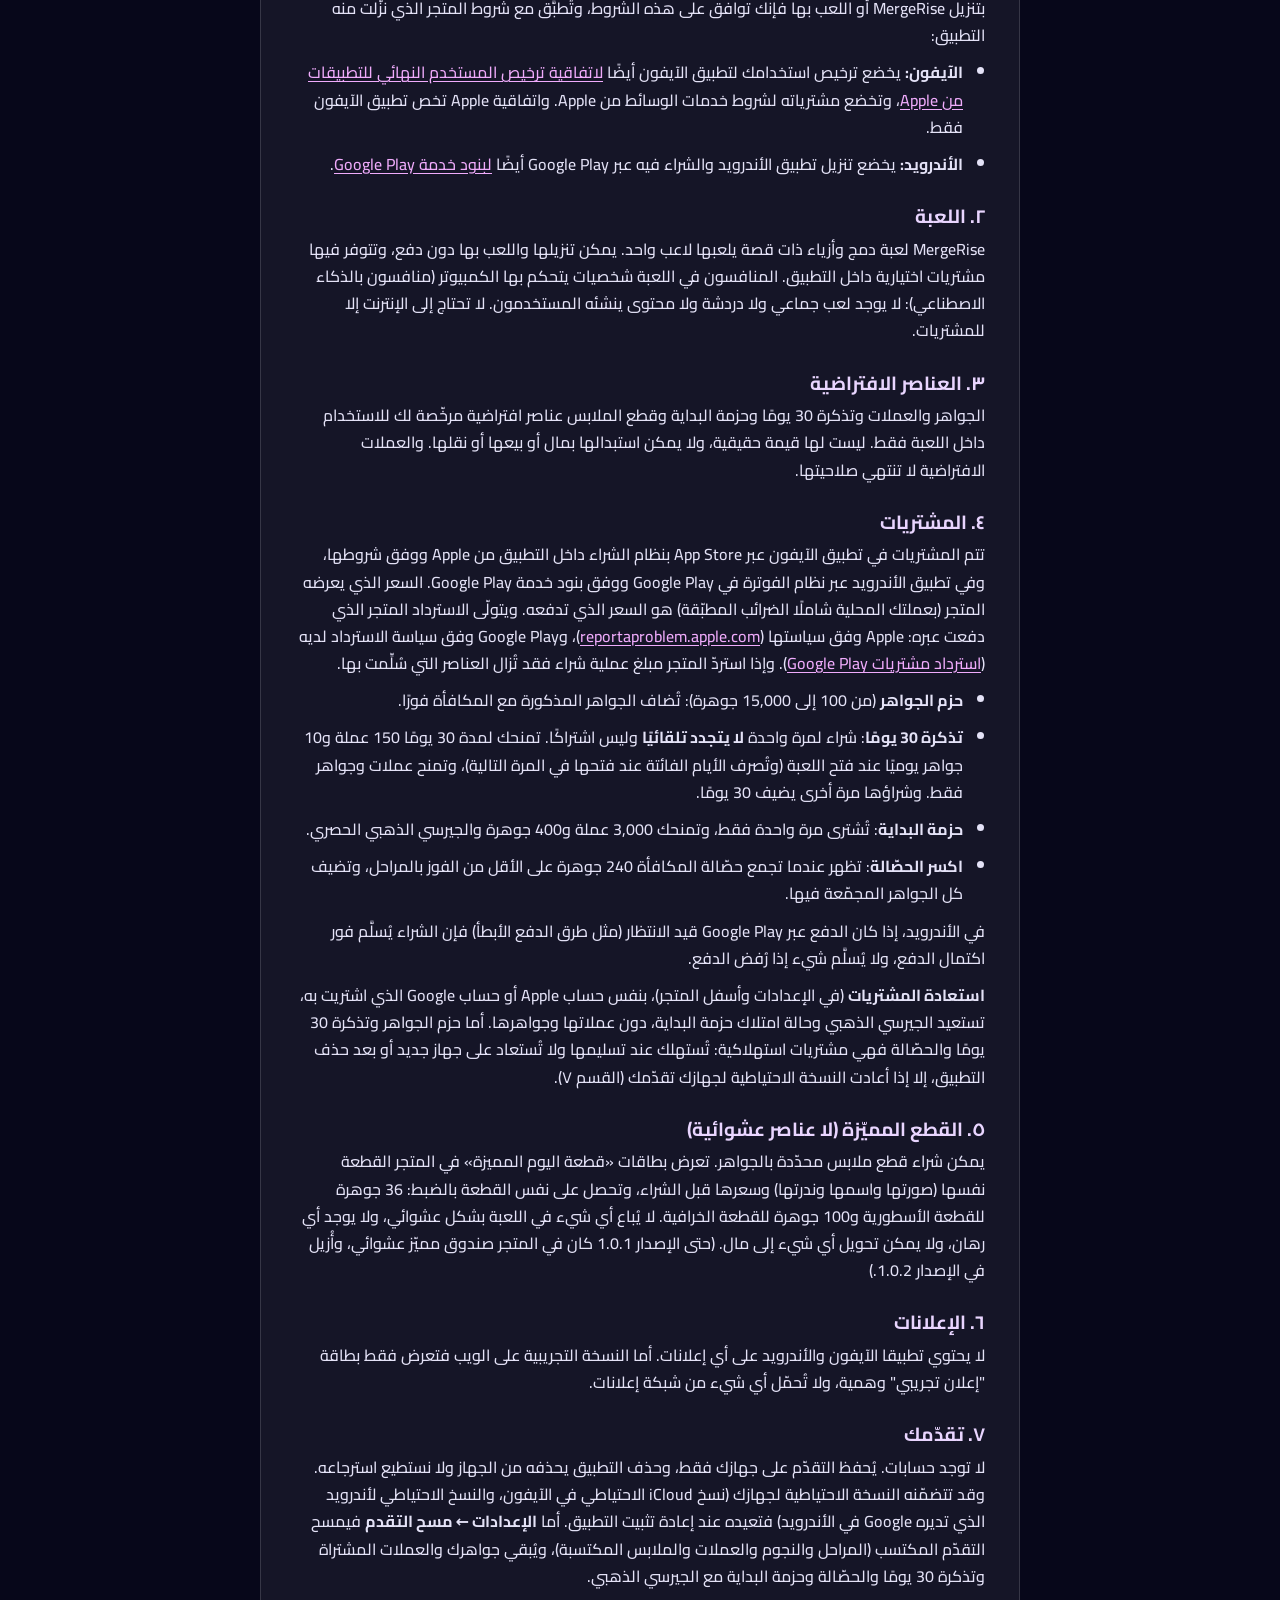
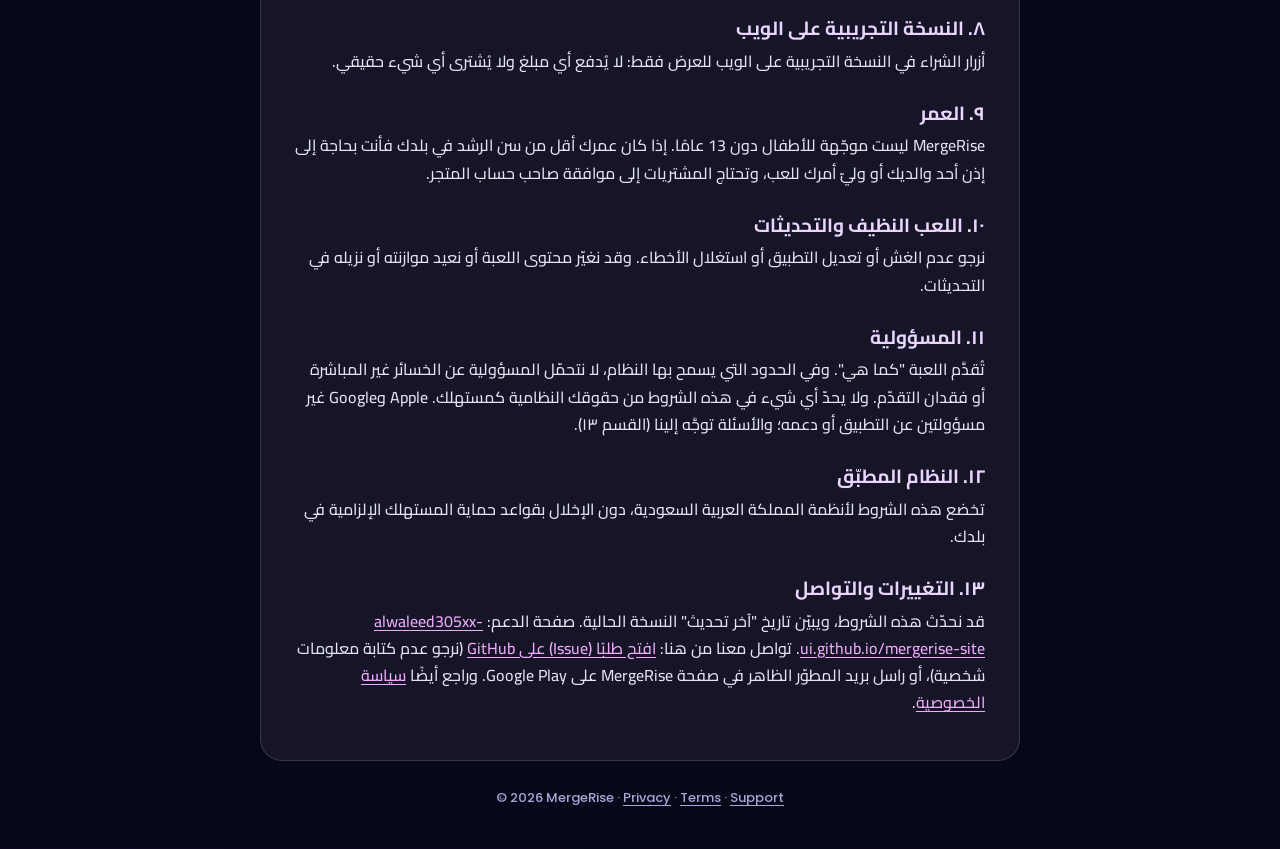
<file: play/terms.html>
<!doctype html>
<html lang="en">
<head>
<meta charset="utf-8">
<meta name="viewport" content="width=device-width, initial-scale=1, viewport-fit=cover">
<meta name="color-scheme" content="dark">
<meta name="theme-color" content="#07071a">
<meta name="description" content="MergeRise terms of use: virtual items, Apple in-app purchases, the 30-day pass, the starter pack, featured pieces (no random items) and your progress.">
<title>MergeRise — Terms of Use</title>
<link rel="icon" href="icons/favicon.png">
<link rel="apple-touch-icon" href="icons/icon-192.png">
<style>
/* Bundled fonts (SIL OFL 1.1, see fonts/OFL.txt). Copied to site/ (support-page links become ./); both folders have fonts/ and icons/. */
@font-face { font-family: 'Poppins'; font-style: normal; font-weight: 500; font-display: swap; src: url('fonts/poppins-500-latin-ext.woff2') format('woff2'); unicode-range: U+0100-02BA, U+02BD-02C5, U+02C7-02CC, U+02CE-02D7, U+02DD-02FF, U+0304, U+0308, U+0329, U+1D00-1DBF, U+1E00-1E9F, U+1EF2-1EFF, U+2020, U+20A0-20AB, U+20AD-20C4, U+2113, U+2C60-2C7F, U+A720-A7FF; }
@font-face { font-family: 'Poppins'; font-style: normal; font-weight: 500; font-display: swap; src: url('fonts/poppins-500-latin.woff2') format('woff2'); unicode-range: U+0000-00FF, U+0131, U+0152-0153, U+02BB-02BC, U+02C6, U+02DA, U+02DC, U+0304, U+0308, U+0329, U+2000-206F, U+20AC, U+2122, U+2191, U+2193, U+2212, U+2215, U+FEFF, U+FFFD; }
@font-face { font-family: 'Poppins'; font-style: normal; font-weight: 700; font-display: swap; src: url('fonts/poppins-700-latin-ext.woff2') format('woff2'); unicode-range: U+0100-02BA, U+02BD-02C5, U+02C7-02CC, U+02CE-02D7, U+02DD-02FF, U+0304, U+0308, U+0329, U+1D00-1DBF, U+1E00-1E9F, U+1EF2-1EFF, U+2020, U+20A0-20AB, U+20AD-20C4, U+2113, U+2C60-2C7F, U+A720-A7FF; }
@font-face { font-family: 'Poppins'; font-style: normal; font-weight: 700; font-display: swap; src: url('fonts/poppins-700-latin.woff2') format('woff2'); unicode-range: U+0000-00FF, U+0131, U+0152-0153, U+02BB-02BC, U+02C6, U+02DA, U+02DC, U+0304, U+0308, U+0329, U+2000-206F, U+20AC, U+2122, U+2191, U+2193, U+2212, U+2215, U+FEFF, U+FFFD; }
@font-face { font-family: 'Poppins'; font-style: normal; font-weight: 800; font-display: swap; src: url('fonts/poppins-800-latin-ext.woff2') format('woff2'); unicode-range: U+0100-02BA, U+02BD-02C5, U+02C7-02CC, U+02CE-02D7, U+02DD-02FF, U+0304, U+0308, U+0329, U+1D00-1DBF, U+1E00-1E9F, U+1EF2-1EFF, U+2020, U+20A0-20AB, U+20AD-20C4, U+2113, U+2C60-2C7F, U+A720-A7FF; }
@font-face { font-family: 'Poppins'; font-style: normal; font-weight: 800; font-display: swap; src: url('fonts/poppins-800-latin.woff2') format('woff2'); unicode-range: U+0000-00FF, U+0131, U+0152-0153, U+02BB-02BC, U+02C6, U+02DA, U+02DC, U+0304, U+0308, U+0329, U+2000-206F, U+20AC, U+2122, U+2191, U+2193, U+2212, U+2215, U+FEFF, U+FFFD; }
@font-face { font-family: 'Cairo'; font-style: normal; font-weight: 500 800; font-display: swap; src: url('fonts/cairo-var-arabic.woff2') format('woff2'); unicode-range: U+0600-06FF, U+0750-077F, U+0870-0891, U+0897-08E1, U+08E3-08FF, U+200C-200E, U+2010-2011, U+204F, U+2E41, U+FB50-FDFF, U+FE70-FE74, U+FE76-FEFC, U+102E0-102FB, U+10E60-10E7E, U+10EC2-10EC7, U+10EC9-10EEE, U+10EF0-10EFF, U+1EE00-1EE03, U+1EE05-1EE1F, U+1EE21-1EE22, U+1EE24, U+1EE27, U+1EE29-1EE32, U+1EE34-1EE37, U+1EE39, U+1EE3B, U+1EE42, U+1EE47, U+1EE49, U+1EE4B, U+1EE4D-1EE4F, U+1EE51-1EE52, U+1EE54, U+1EE57, U+1EE59, U+1EE5B, U+1EE5D, U+1EE5F, U+1EE61-1EE62, U+1EE64, U+1EE67-1EE6A, U+1EE6C-1EE72, U+1EE74-1EE77, U+1EE79-1EE7C, U+1EE7E, U+1EE80-1EE89, U+1EE8B-1EE9B, U+1EEA1-1EEA3, U+1EEA5-1EEA9, U+1EEAB-1EEBB, U+1EEF0-1EEF1; }
@font-face { font-family: 'Cairo'; font-style: normal; font-weight: 500 800; font-display: swap; src: url('fonts/cairo-var-latin-ext.woff2') format('woff2'); unicode-range: U+0100-02BA, U+02BD-02C5, U+02C7-02CC, U+02CE-02D7, U+02DD-02FF, U+0304, U+0308, U+0329, U+1D00-1DBF, U+1E00-1E9F, U+1EF2-1EFF, U+2020, U+20A0-20AB, U+20AD-20C4, U+2113, U+2C60-2C7F, U+A720-A7FF; }
@font-face { font-family: 'Cairo'; font-style: normal; font-weight: 500 800; font-display: swap; src: url('fonts/cairo-var-latin.woff2') format('woff2'); unicode-range: U+0000-00FF, U+0131, U+0152-0153, U+02BB-02BC, U+02C6, U+02DA, U+02DC, U+0304, U+0308, U+0329, U+2000-206F, U+20AC, U+2122, U+2191, U+2193, U+2212, U+2215, U+FEFF, U+FFFD; }

:root { --bg0: #07071a; --text: #ffffff; --body: #e4e2f7; --muted: #a9a6d6; --stroke: rgba(255,255,255,.14); --glass: rgba(255,255,255,.06);
  --link: #f0abfc; --head: #e9d5ff; --grad: linear-gradient(135deg, #8b5cf6 0%, #ec4899 100%); color-scheme: dark; }
* { box-sizing: border-box; }
html { -webkit-text-size-adjust: 100%; text-size-adjust: 100%; background: var(--bg0); }
body { margin: 0; min-height: 100vh; color: var(--text); font: 500 16px/1.7 'Poppins', 'Cairo', system-ui, -apple-system, 'Segoe UI', sans-serif;
  background: radial-gradient(70% 45% at 10% 0%, rgba(124,58,237,.38), transparent 70%), radial-gradient(55% 40% at 100% 6%, rgba(236,72,153,.22), transparent 70%), var(--bg0) no-repeat;
  padding: 0 max(16px, env(safe-area-inset-right)) calc(40px + env(safe-area-inset-bottom)) max(16px, env(safe-area-inset-left)); }
.wrap { max-width: 760px; margin: 0 auto; }
.top { display: flex; align-items: center; justify-content: space-between; gap: 10px 14px; flex-wrap: wrap; padding: calc(16px + env(safe-area-inset-top)) 0 6px; }
.brand { display: inline-flex; align-items: center; gap: 10px; text-decoration: none; }
.brand img { width: 36px; height: 36px; border-radius: 10px; display: block; }
.logo { font-weight: 800; font-size: 22px; letter-spacing: -.5px; line-height: 1; background: linear-gradient(90deg, #fff, #c4b5fd); -webkit-background-clip: text; background-clip: text; color: transparent; }
.logo .rise { background: var(--grad); -webkit-background-clip: text; background-clip: text; color: transparent; }
nav { display: flex; gap: 6px; flex-wrap: wrap; }
nav a { color: #fff; text-decoration: none; font-weight: 700; font-size: 14px; line-height: 1; padding: 9px 13px; border-radius: 999px; border: 1px solid var(--stroke); background: var(--glass); }
nav a[aria-current="page"] { background: var(--grad); border-color: transparent; }
section.doc { background: var(--glass); border: 1px solid var(--stroke); border-radius: 22px; padding: 22px 18px 26px; margin-top: 14px; }
@media (min-width: 640px) { section.doc { padding: 30px 34px 34px; } }
h1 { font-size: 28px; line-height: 1.2; margin: 0 0 6px; font-weight: 800; }
h2 { font-size: 18px; line-height: 1.35; margin: 26px 0 6px; font-weight: 700; color: var(--head); }
p, li { color: var(--body); margin: 0 0 10px; }
ul { margin: 0 0 10px; padding-inline-start: 22px; }
.meta { color: var(--muted); font-size: 14px; margin: 0 0 16px; }
.short { border-radius: 16px; padding: 14px 16px 6px; margin: 0 0 6px; background: linear-gradient(135deg, rgba(139,92,246,.24), rgba(236,72,153,.16)); border: 1px solid rgba(196,181,253,.32); }
.short strong { display: block; margin-bottom: 4px; }
a { color: var(--link); text-underline-offset: 3px; overflow-wrap: anywhere; }
code { font-size: .88em; background: rgba(255,255,255,.09); padding: 1px 6px; border-radius: 6px; overflow-wrap: anywhere; }
[dir="rtl"] { font-family: 'Cairo', 'Poppins', system-ui, sans-serif; }
[dir="rtl"] h2 { font-size: 19px; }
.jump { font-size: 14px; margin: 0 0 4px; }
footer { color: var(--muted); font-size: 13px; text-align: center; margin-top: 26px; }
footer a { color: var(--muted); }
time { white-space: nowrap; direction: ltr; unicode-bidi: isolate; }
</style>
</head>
<body>
<div class="wrap">
<header class="top">
  <a class="brand" href="https://alwaleed305xx-ui.github.io/mergerise-site/"><img src="icons/icon-192.png" alt="" width="36" height="36"><span class="logo">Merge<span class="rise">Rise</span></span></a>
  <nav aria-label="Pages">
    <a href="privacy.html">Privacy</a>
    <a href="terms.html" aria-current="page">Terms</a>
    <a href="https://alwaleed305xx-ui.github.io/mergerise-site/">Support</a>
    <a href="#ar" lang="ar" dir="rtl">العربية</a>
  </nav>
</header>

<main>
<section class="doc" id="en" lang="en">
<h1>Terms of Use</h1>
<p class="meta">Developer: MergeRise · Last updated: <time datetime="2026-10-29">2026-10-29</time> · Applies to the MergeRise apps for iPhone and Android (Google Play) and the MergeRise web demo.</p>

<h2>1. Agreement</h2>
<p>By downloading or playing MergeRise you agree to these terms. They apply together with the terms of the store you got the app from:</p>
<ul>
<li><strong>iPhone:</strong> your licence to use the iPhone app is also governed by Apple's <a href="https://www.apple.com/legal/internet-services/itunes/dev/stdeula/">Licensed Application End User License Agreement</a>, and purchases by Apple's Media Services Terms. Apple's agreement applies to the iPhone app only.</li>
<li><strong>Android:</strong> downloading the Android app and buying in it through Google Play are also governed by the <a href="https://play.google.com/about/play-terms/">Google Play Terms of Service</a>.</li>
</ul>

<h2>2. The game</h2>
<p>MergeRise is a single-player merge puzzle and fashion story. It can be downloaded and played without paying; optional in-app purchases are available. Rivals in the game are computer-controlled AI rivals: there is no multiplayer, chat or user-generated content. An internet connection is needed only for purchases.</p>

<h2>3. Virtual items</h2>
<p>Gems, coins, the 30-Day Pass, the Starter Pack and clothing items are virtual items. They are licensed to you for use inside the game only. They have no real-world value and cannot be exchanged for money, sold or transferred. Virtual currency does not expire.</p>

<h2>4. Purchases</h2>
<p>Purchases in the iPhone app are made through the App Store with Apple's In-App Purchase, under Apple's terms. Purchases in the Android app are made through Google Play's billing system, under the Google Play Terms of Service. The price the store shows (in your local currency, including applicable taxes) is the price you pay. Refunds are handled by the store you paid: by Apple under its policy (<a href="https://reportaproblem.apple.com/">reportaproblem.apple.com</a>), and by Google Play under its refund policy (<a href="https://support.google.com/googleplay/answer/2479637">Google Play refunds</a>). If a store refunds a purchase, the items it delivered may be removed.</p>
<ul>
<li><strong>Gem packs</strong> (100 to 15,000 gems): the stated gems, bonus included, are added at once.</li>
<li><strong>30-Day Pass</strong>: a one-time purchase that <strong>does not renew automatically</strong> and is not a subscription. For 30 days it pays 150 coins and 10 gems per day when you open the game (missed days are paid the next time you open it). It delivers coins and gems only. Buying it again adds 30 days.</li>
<li><strong>Starter Pack</strong>: can be bought once. It gives 3,000 coins, 400 gems and the exclusive Gold Jersey.</li>
<li><strong>Break the Piggy</strong>: offered when the bonus piggy bank holds at least 240 gems earned by winning stages; it adds all the gems saved in the piggy.</li>
</ul>
<p>On Android, a Google Play payment that is still pending (for example a slower payment method) is delivered as soon as Google Play completes it; nothing is delivered for a payment that is declined.</p>
<p><strong>Restore Purchases</strong> (in Settings and at the bottom of the Shop), used with the same Apple Account or Google account you bought with, restores the Starter Pack's Gold Jersey and its owned status, but not its coins and gems. Gem packs, the 30-Day Pass and Break the Piggy are consumable: they are used up when delivered and are not restored on a new device or after the app is deleted, unless your device's own backup brings back your progress (section 7).</p>

<h2>5. Featured pieces (no random items)</h2>
<p>Gems can buy specific clothing items. The Shop's "Today's featured piece" cards show the exact item (picture, name, rarity) and its price before you buy, and you get exactly that item: 36 gems for an epic item, 100 gems for a legendary item. Nothing in the game is sold at random. Nothing is wagered, and nothing can be cashed out. (Until version 1.0.1 the Shop also had a random Premium Box; it was removed in 1.0.2.)</p>

<h2>6. Ads</h2>
<p>The iPhone and Android apps contain no ads. The web demo shows only a pretend "demo ad" card and loads nothing from an ad network.</p>

<h2>7. Your progress</h2>
<p>There are no accounts. Progress is saved only on your device, and deleting the app deletes it from the device; we cannot recover it. Your device's own backup (iCloud Backup on iPhone, Android backup run by Google on Android) may include it and restore it when you reinstall the app. <strong>Settings → Reset progress</strong> erases earned progress (stages, stars, earned coins and clothes) but keeps your gems, purchased coins, the 30-Day Pass, the piggy bank and the Starter Pack with its Gold Jersey.</p>

<h2>8. Web demo</h2>
<p>The purchase buttons in the web demo are a demonstration: no payment is taken and nothing real is bought.</p>

<h2>9. Age</h2>
<p>MergeRise is not directed at children under 13. If you are under the age of majority where you live, you need the permission of a parent or guardian to play, and purchases need the approval of the store account holder.</p>

<h2>10. Fair play and updates</h2>
<p>Please do not cheat, modify the app or exploit bugs. We may change, rebalance or remove game content in updates.</p>

<h2>11. Liability</h2>
<p>The game is provided "as is". To the extent permitted by law, we are not liable for indirect losses or for lost progress. Nothing in these terms limits your statutory consumer rights. Apple and Google are not responsible for the app or its support; questions go to us (section 13).</p>

<h2>12. Governing law</h2>
<p>These terms are governed by the laws of the Kingdom of Saudi Arabia, without affecting the mandatory consumer-protection rules of the country where you live.</p>

<h2 id="contact">13. Changes and contact</h2>
<p>We may update these terms; the "Last updated" date shows the current version. Support page: <a href="https://alwaleed305xx-ui.github.io/mergerise-site/">alwaleed305xx-ui.github.io/mergerise-site</a>. Contact us here: <a href="https://github.com/alwaleed305xx-ui/mergerise-site/issues">open an issue on GitHub</a> (please do not include personal information), or email the developer address shown on the MergeRise page on Google Play. See also the <a href="privacy.html">Privacy Policy</a>.</p>
</section>

<section class="doc" id="ar" lang="ar" dir="rtl">
<p class="jump"><a href="#en" lang="en" dir="ltr">English</a></p>
<h1>شروط الاستخدام</h1>
<p class="meta">المطوّر: MergeRise · آخر تحديث: <time datetime="2026-10-29">2026-10-29</time> · تنطبق على تطبيقَي MergeRise للآيفون والأندرويد (Google Play) والنسخة التجريبية على الويب.</p>

<h2>١. الموافقة</h2>
<p>بتنزيل MergeRise أو اللعب بها فإنك توافق على هذه الشروط، وتُطبَّق مع شروط المتجر الذي نزّلت منه التطبيق:</p>
<ul>
<li><strong>الآيفون:</strong> يخضع ترخيص استخدامك لتطبيق الآيفون أيضًا <a href="https://www.apple.com/legal/internet-services/itunes/dev/stdeula/">لاتفاقية ترخيص المستخدم النهائي للتطبيقات من Apple</a>، وتخضع مشترياته لشروط خدمات الوسائط من Apple. واتفاقية Apple تخص تطبيق الآيفون فقط.</li>
<li><strong>الأندرويد:</strong> يخضع تنزيل تطبيق الأندرويد والشراء فيه عبر Google Play أيضًا <a href="https://play.google.com/about/play-terms/">لبنود خدمة Google Play</a>.</li>
</ul>

<h2>٢. اللعبة</h2>
<p>MergeRise لعبة دمج وأزياء ذات قصة يلعبها لاعب واحد. يمكن تنزيلها واللعب بها دون دفع، وتتوفر فيها مشتريات اختيارية داخل التطبيق. المنافسون في اللعبة شخصيات يتحكم بها الكمبيوتر (منافسون بالذكاء الاصطناعي): لا يوجد لعب جماعي ولا دردشة ولا محتوى ينشئه المستخدمون. لا تحتاج إلى الإنترنت إلا للمشتريات.</p>

<h2>٣. العناصر الافتراضية</h2>
<p>الجواهر والعملات وتذكرة 30 يومًا وحزمة البداية وقطع الملابس عناصر افتراضية مرخّصة لك للاستخدام داخل اللعبة فقط. ليست لها قيمة حقيقية، ولا يمكن استبدالها بمال أو بيعها أو نقلها. والعملات الافتراضية لا تنتهي صلاحيتها.</p>

<h2>٤. المشتريات</h2>
<p>تتم المشتريات في تطبيق الآيفون عبر App Store بنظام الشراء داخل التطبيق من Apple ووفق شروطها، وفي تطبيق الأندرويد عبر نظام الفوترة في Google Play ووفق بنود خدمة Google Play. السعر الذي يعرضه المتجر (بعملتك المحلية شاملًا الضرائب المطبّقة) هو السعر الذي تدفعه. ويتولّى الاسترداد المتجر الذي دفعت عبره: Apple وفق سياستها (<a href="https://reportaproblem.apple.com/">reportaproblem.apple.com</a>)، وGoogle Play وفق سياسة الاسترداد لديه (<a href="https://support.google.com/googleplay/answer/2479637?hl=ar">استرداد مشتريات Google Play</a>). وإذا استردّ المتجر مبلغ عملية شراء فقد تُزال العناصر التي سُلِّمت بها.</p>
<ul>
<li><strong>حزم الجواهر</strong> (من 100 إلى 15,000 جوهرة): تُضاف الجواهر المذكورة مع المكافأة فورًا.</li>
<li><strong>تذكرة 30 يومًا</strong>: شراء لمرة واحدة <strong>لا يتجدد تلقائيًا</strong> وليس اشتراكًا. تمنحك لمدة 30 يومًا 150 عملة و10 جواهر يوميًا عند فتح اللعبة (وتُصرف الأيام الفائتة عند فتحها في المرة التالية)، وتمنح عملات وجواهر فقط. وشراؤها مرة أخرى يضيف 30 يومًا.</li>
<li><strong>حزمة البداية</strong>: تُشترى مرة واحدة فقط، وتمنحك 3,000 عملة و400 جوهرة والجيرسي الذهبي الحصري.</li>
<li><strong>اكسر الحصّالة</strong>: تظهر عندما تجمع حصّالة المكافأة 240 جوهرة على الأقل من الفوز بالمراحل، وتضيف كل الجواهر المجمّعة فيها.</li>
</ul>
<p>في الأندرويد، إذا كان الدفع عبر Google Play قيد الانتظار (مثل طرق الدفع الأبطأ) فإن الشراء يُسلَّم فور اكتمال الدفع، ولا يُسلَّم شيء إذا رُفض الدفع.</p>
<p><strong>استعادة المشتريات</strong> (في الإعدادات وأسفل المتجر)، بنفس حساب Apple أو حساب Google الذي اشتريت به، تستعيد الجيرسي الذهبي وحالة امتلاك حزمة البداية، دون عملاتها وجواهرها. أما حزم الجواهر وتذكرة 30 يومًا والحصّالة فهي مشتريات استهلاكية: تُستهلك عند تسليمها ولا تُستعاد على جهاز جديد أو بعد حذف التطبيق، إلا إذا أعادت النسخة الاحتياطية لجهازك تقدّمك (القسم ٧).</p>

<h2>٥. القطع المميّزة (لا عناصر عشوائية)</h2>
<p>يمكن شراء قطع ملابس محدّدة بالجواهر. تعرض بطاقات «قطعة اليوم المميزة» في المتجر القطعة نفسها (صورتها واسمها وندرتها) وسعرها قبل الشراء، وتحصل على نفس القطعة بالضبط: 36 جوهرة للقطعة الأسطورية و100 جوهرة للقطعة الخرافية. لا يُباع أي شيء في اللعبة بشكل عشوائي، ولا يوجد أي رهان، ولا يمكن تحويل أي شيء إلى مال. (حتى الإصدار 1.0.1 كان في المتجر صندوق مميّز عشوائي، وأُزيل في الإصدار 1.0.2.)</p>

<h2>٦. الإعلانات</h2>
<p>لا يحتوي تطبيقا الآيفون والأندرويد على أي إعلانات. أما النسخة التجريبية على الويب فتعرض فقط بطاقة "إعلان تجريبي" وهمية، ولا تُحمّل أي شيء من شبكة إعلانات.</p>

<h2>٧. تقدّمك</h2>
<p>لا توجد حسابات. يُحفظ التقدّم على جهازك فقط، وحذف التطبيق يحذفه من الجهاز ولا نستطيع استرجاعه. وقد تتضمّنه النسخة الاحتياطية لجهازك (نسخ iCloud الاحتياطي في الآيفون، والنسخ الاحتياطي لأندرويد الذي تديره Google في الأندرويد) فتعيده عند إعادة تثبيت التطبيق. أما <strong>الإعدادات ← مسح التقدم</strong> فيمسح التقدّم المكتسب (المراحل والنجوم والعملات والملابس المكتسبة)، ويُبقي جواهرك والعملات المشتراة وتذكرة 30 يومًا والحصّالة وحزمة البداية مع الجيرسي الذهبي.</p>

<h2>٨. النسخة التجريبية على الويب</h2>
<p>أزرار الشراء في النسخة التجريبية على الويب للعرض فقط: لا يُدفع أي مبلغ ولا يُشترى أي شيء حقيقي.</p>

<h2>٩. العمر</h2>
<p>MergeRise ليست موجّهة للأطفال دون 13 عامًا. إذا كان عمرك أقل من سن الرشد في بلدك فأنت بحاجة إلى إذن أحد والديك أو وليّ أمرك للعب، وتحتاج المشتريات إلى موافقة صاحب حساب المتجر.</p>

<h2>١٠. اللعب النظيف والتحديثات</h2>
<p>نرجو عدم الغش أو تعديل التطبيق أو استغلال الأخطاء. وقد نغيّر محتوى اللعبة أو نعيد موازنته أو نزيله في التحديثات.</p>

<h2>١١. المسؤولية</h2>
<p>تُقدَّم اللعبة "كما هي". وفي الحدود التي يسمح بها النظام، لا نتحمّل المسؤولية عن الخسائر غير المباشرة أو فقدان التقدّم. ولا يحدّ أي شيء في هذه الشروط من حقوقك النظامية كمستهلك. Apple وGoogle غير مسؤولتين عن التطبيق أو دعمه؛ والأسئلة توجَّه إلينا (القسم ١٣).</p>

<h2>١٢. النظام المطبّق</h2>
<p>تخضع هذه الشروط لأنظمة المملكة العربية السعودية، دون الإخلال بقواعد حماية المستهلك الإلزامية في بلدك.</p>

<h2 id="contact-ar">١٣. التغييرات والتواصل</h2>
<p>قد نحدّث هذه الشروط، ويبيّن تاريخ "آخر تحديث" النسخة الحالية. صفحة الدعم: <a href="https://alwaleed305xx-ui.github.io/mergerise-site/">alwaleed305xx-ui.github.io/mergerise-site</a>. تواصل معنا من هنا: <a href="https://github.com/alwaleed305xx-ui/mergerise-site/issues">افتح طلبًا (Issue) على GitHub</a> (نرجو عدم كتابة معلومات شخصية)، أو راسل بريد المطوّر الظاهر في صفحة MergeRise على Google Play. وراجع أيضًا <a href="privacy.html#ar">سياسة الخصوصية</a>.</p>
</section>
</main>

<footer>© 2026 MergeRise · <a href="privacy.html">Privacy</a> · <a href="terms.html">Terms</a> · <a href="https://alwaleed305xx-ui.github.io/mergerise-site/">Support</a></footer>
</div>
</body>
</html>
</file>
<file: site.css>
/* MergeRise support site. Fonts are bundled in fonts/ (SIL OFL 1.1, see fonts/OFL.txt); no external requests. */
@font-face { font-family: 'Poppins'; font-style: normal; font-weight: 500; font-display: swap; src: url('fonts/poppins-500-latin-ext.woff2') format('woff2'); unicode-range: U+0100-02BA, U+02BD-02C5, U+02C7-02CC, U+02CE-02D7, U+02DD-02FF, U+0304, U+0308, U+0329, U+1D00-1DBF, U+1E00-1E9F, U+1EF2-1EFF, U+2020, U+20A0-20AB, U+20AD-20C4, U+2113, U+2C60-2C7F, U+A720-A7FF; }
@font-face { font-family: 'Poppins'; font-style: normal; font-weight: 500; font-display: swap; src: url('fonts/poppins-500-latin.woff2') format('woff2'); unicode-range: U+0000-00FF, U+0131, U+0152-0153, U+02BB-02BC, U+02C6, U+02DA, U+02DC, U+0304, U+0308, U+0329, U+2000-206F, U+20AC, U+2122, U+2191, U+2193, U+2212, U+2215, U+FEFF, U+FFFD; }
@font-face { font-family: 'Poppins'; font-style: normal; font-weight: 700; font-display: swap; src: url('fonts/poppins-700-latin-ext.woff2') format('woff2'); unicode-range: U+0100-02BA, U+02BD-02C5, U+02C7-02CC, U+02CE-02D7, U+02DD-02FF, U+0304, U+0308, U+0329, U+1D00-1DBF, U+1E00-1E9F, U+1EF2-1EFF, U+2020, U+20A0-20AB, U+20AD-20C4, U+2113, U+2C60-2C7F, U+A720-A7FF; }
@font-face { font-family: 'Poppins'; font-style: normal; font-weight: 700; font-display: swap; src: url('fonts/poppins-700-latin.woff2') format('woff2'); unicode-range: U+0000-00FF, U+0131, U+0152-0153, U+02BB-02BC, U+02C6, U+02DA, U+02DC, U+0304, U+0308, U+0329, U+2000-206F, U+20AC, U+2122, U+2191, U+2193, U+2212, U+2215, U+FEFF, U+FFFD; }
@font-face { font-family: 'Poppins'; font-style: normal; font-weight: 800; font-display: swap; src: url('fonts/poppins-800-latin-ext.woff2') format('woff2'); unicode-range: U+0100-02BA, U+02BD-02C5, U+02C7-02CC, U+02CE-02D7, U+02DD-02FF, U+0304, U+0308, U+0329, U+1D00-1DBF, U+1E00-1E9F, U+1EF2-1EFF, U+2020, U+20A0-20AB, U+20AD-20C4, U+2113, U+2C60-2C7F, U+A720-A7FF; }
@font-face { font-family: 'Poppins'; font-style: normal; font-weight: 800; font-display: swap; src: url('fonts/poppins-800-latin.woff2') format('woff2'); unicode-range: U+0000-00FF, U+0131, U+0152-0153, U+02BB-02BC, U+02C6, U+02DA, U+02DC, U+0304, U+0308, U+0329, U+2000-206F, U+20AC, U+2122, U+2191, U+2193, U+2212, U+2215, U+FEFF, U+FFFD; }
@font-face { font-family: 'Cairo'; font-style: normal; font-weight: 500 800; font-display: swap; src: url('fonts/cairo-var-arabic.woff2') format('woff2'); unicode-range: U+0600-06FF, U+0750-077F, U+0870-0891, U+0897-08E1, U+08E3-08FF, U+200C-200E, U+2010-2011, U+204F, U+2E41, U+FB50-FDFF, U+FE70-FE74, U+FE76-FEFC, U+102E0-102FB, U+10E60-10E7E, U+10EC2-10EC7, U+10EC9-10EEE, U+10EF0-10EFF, U+1EE00-1EE03, U+1EE05-1EE1F, U+1EE21-1EE22, U+1EE24, U+1EE27, U+1EE29-1EE32, U+1EE34-1EE37, U+1EE39, U+1EE3B, U+1EE42, U+1EE47, U+1EE49, U+1EE4B, U+1EE4D-1EE4F, U+1EE51-1EE52, U+1EE54, U+1EE57, U+1EE59, U+1EE5B, U+1EE5D, U+1EE5F, U+1EE61-1EE62, U+1EE64, U+1EE67-1EE6A, U+1EE6C-1EE72, U+1EE74-1EE77, U+1EE79-1EE7C, U+1EE7E, U+1EE80-1EE89, U+1EE8B-1EE9B, U+1EEA1-1EEA3, U+1EEA5-1EEA9, U+1EEAB-1EEBB, U+1EEF0-1EEF1; }
@font-face { font-family: 'Cairo'; font-style: normal; font-weight: 500 800; font-display: swap; src: url('fonts/cairo-var-latin-ext.woff2') format('woff2'); unicode-range: U+0100-02BA, U+02BD-02C5, U+02C7-02CC, U+02CE-02D7, U+02DD-02FF, U+0304, U+0308, U+0329, U+1D00-1DBF, U+1E00-1E9F, U+1EF2-1EFF, U+2020, U+20A0-20AB, U+20AD-20C4, U+2113, U+2C60-2C7F, U+A720-A7FF; }
@font-face { font-family: 'Cairo'; font-style: normal; font-weight: 500 800; font-display: swap; src: url('fonts/cairo-var-latin.woff2') format('woff2'); unicode-range: U+0000-00FF, U+0131, U+0152-0153, U+02BB-02BC, U+02C6, U+02DA, U+02DC, U+0304, U+0308, U+0329, U+2000-206F, U+20AC, U+2122, U+2191, U+2193, U+2212, U+2215, U+FEFF, U+FFFD; }

:root { --bg0: #07071a; --text: #ffffff; --body: #e4e2f7; --muted: #a9a6d6; --stroke: rgba(255,255,255,.14); --glass: rgba(255,255,255,.06);
  --link: #f0abfc; --head: #e9d5ff; --grad: linear-gradient(135deg, #8b5cf6 0%, #ec4899 100%); color-scheme: dark; }
* { box-sizing: border-box; }
html { -webkit-text-size-adjust: 100%; text-size-adjust: 100%; background: var(--bg0); }
body { margin: 0; min-height: 100vh; color: var(--text); font: 500 16px/1.7 'Poppins', 'Cairo', system-ui, -apple-system, 'Segoe UI', sans-serif;
  background: radial-gradient(70% 45% at 10% 0%, rgba(124,58,237,.38), transparent 70%), radial-gradient(55% 40% at 100% 6%, rgba(236,72,153,.22), transparent 70%), var(--bg0) no-repeat;
  padding: 0 max(16px, env(safe-area-inset-right)) calc(40px + env(safe-area-inset-bottom)) max(16px, env(safe-area-inset-left)); }
.wrap { max-width: 760px; margin: 0 auto; }
.top { display: flex; align-items: center; justify-content: space-between; gap: 10px 14px; flex-wrap: wrap; padding: calc(16px + env(safe-area-inset-top)) 0 6px; }
.brand { display: inline-flex; align-items: center; gap: 10px; text-decoration: none; }
.brand img { width: 36px; height: 36px; border-radius: 10px; display: block; }
.logo { font-weight: 800; font-size: 22px; letter-spacing: -.5px; line-height: 1; background: linear-gradient(90deg, #fff, #c4b5fd); -webkit-background-clip: text; background-clip: text; color: transparent; }
.logo .rise { background: var(--grad); -webkit-background-clip: text; background-clip: text; color: transparent; }
nav { display: flex; gap: 6px; flex-wrap: wrap; }
nav a { color: #fff; text-decoration: none; font-weight: 700; font-size: 14px; line-height: 1; padding: 9px 13px; border-radius: 999px; border: 1px solid var(--stroke); background: var(--glass); }
nav a[aria-current="page"] { background: var(--grad); border-color: transparent; }
section.doc { background: var(--glass); border: 1px solid var(--stroke); border-radius: 22px; padding: 22px 18px 26px; margin-top: 14px; }
@media (min-width: 640px) { section.doc { padding: 30px 34px 34px; } }
h1 { font-size: 28px; line-height: 1.2; margin: 0 0 6px; font-weight: 800; }
h2 { font-size: 18px; line-height: 1.35; margin: 26px 0 6px; font-weight: 700; color: var(--head); }
p, li { color: var(--body); margin: 0 0 10px; }
ul { margin: 0 0 10px; padding-inline-start: 22px; }
.meta { color: var(--muted); font-size: 14px; margin: 0 0 16px; }
.short { border-radius: 16px; padding: 14px 16px 6px; margin: 0 0 6px; background: linear-gradient(135deg, rgba(139,92,246,.24), rgba(236,72,153,.16)); border: 1px solid rgba(196,181,253,.32); }
.short strong { display: block; margin-bottom: 4px; }
a { color: var(--link); text-underline-offset: 3px; overflow-wrap: anywhere; }
code { font-size: .88em; background: rgba(255,255,255,.09); padding: 1px 6px; border-radius: 6px; overflow-wrap: anywhere; }
[dir="rtl"] { font-family: 'Cairo', 'Poppins', system-ui, sans-serif; }
[dir="rtl"] h2 { font-size: 19px; }
.jump { font-size: 14px; margin: 0 0 4px; }
footer { color: var(--muted); font-size: 13px; text-align: center; margin-top: 26px; }
footer a { color: var(--muted); }

/* ---- support page ---- */
.hero { text-align: center; padding: 26px 18px 24px; }
.hero .app-icon { width: 96px; height: 96px; border-radius: 22px; margin: 0 auto 14px; display: block; box-shadow: 0 14px 40px rgba(139,92,246,.45); }
.hero h1 { font-size: 30px; }
.hero .store-name { color: var(--muted); font-size: 15px; margin: 0 0 12px; }
.hero .tagline { font-size: 18px; font-weight: 700; margin: 0 0 10px; background: var(--grad); -webkit-background-clip: text; background-clip: text; color: transparent; }
.hero p.lead { max-width: 560px; margin: 0 auto; }
.contact { border-radius: 18px; padding: 18px; margin: 18px 0 4px; background: linear-gradient(135deg, rgba(139,92,246,.26), rgba(236,72,153,.18)); border: 1px solid rgba(196,181,253,.34); }
.contact h2 { margin-top: 0; color: #fff; }
.btn { display: inline-flex; align-items: center; justify-content: center; gap: 8px; min-height: 46px; padding: 12px 20px; border-radius: 999px; background: var(--grad); color: #fff; font-weight: 800; text-decoration: none; box-shadow: 0 10px 28px rgba(139,92,246,.4); }
.btn:focus-visible, nav a:focus-visible, summary:focus-visible { outline: 3px solid #f0abfc; outline-offset: 3px; }
.note { color: var(--muted); font-size: 14px; margin: 10px 0 0; }
.faq { margin-top: 6px; }
.faq details { border: 1px solid var(--stroke); border-radius: 14px; background: rgba(255,255,255,.035); margin: 10px 0 0; }
.faq summary { cursor: pointer; list-style: none; padding: 13px 16px; font-weight: 700; color: #fff; display: flex; justify-content: space-between; align-items: center; gap: 12px; }
.faq summary::-webkit-details-marker { display: none; }
.faq summary::after { content: '+'; font-size: 22px; line-height: 1; color: #c4b5fd; flex: none; }
.faq details[open] summary::after { content: '–'; }
.faq details > div { padding: 0 16px 6px; }
.links { display: flex; flex-wrap: wrap; gap: 8px; margin-top: 12px; }
.links a { color: #fff; text-decoration: none; font-weight: 700; padding: 10px 14px; border-radius: 12px; border: 1px solid var(--stroke); background: var(--glass); }
time { white-space: nowrap; direction: ltr; unicode-bidi: isolate; }
</file>
<file: play/css/fonts.css>
/* MergeRise bundled fonts (SIL Open Font License 1.1, see ../fonts/OFL.txt): Poppins 500-800, Cairo 500-800
   (variable, arabic + latin), Baloo 2 800. Generated from the Google Fonts css2 API on 2026-10-15; the files are
   served from the app itself, so the game makes no request to any font service. */

/* ---- Poppins ---- */
/* latin-ext */
@font-face {
  font-family: 'Poppins';
  font-style: normal;
  font-weight: 500;
  font-display: swap;
  src: url('../fonts/poppins-500-latin-ext.woff2') format('woff2');
  unicode-range: U+0100-02BA, U+02BD-02C5, U+02C7-02CC, U+02CE-02D7, U+02DD-02FF, U+0304, U+0308, U+0329, U+1D00-1DBF, U+1E00-1E9F, U+1EF2-1EFF, U+2020, U+20A0-20AB, U+20AD-20C4, U+2113, U+2C60-2C7F, U+A720-A7FF;
}
/* latin */
@font-face {
  font-family: 'Poppins';
  font-style: normal;
  font-weight: 500;
  font-display: swap;
  src: url('../fonts/poppins-500-latin.woff2') format('woff2');
  unicode-range: U+0000-00FF, U+0131, U+0152-0153, U+02BB-02BC, U+02C6, U+02DA, U+02DC, U+0304, U+0308, U+0329, U+2000-206F, U+20AC, U+2122, U+2191, U+2193, U+2212, U+2215, U+FEFF, U+FFFD;
}
/* latin-ext */
@font-face {
  font-family: 'Poppins';
  font-style: normal;
  font-weight: 600;
  font-display: swap;
  src: url('../fonts/poppins-600-latin-ext.woff2') format('woff2');
  unicode-range: U+0100-02BA, U+02BD-02C5, U+02C7-02CC, U+02CE-02D7, U+02DD-02FF, U+0304, U+0308, U+0329, U+1D00-1DBF, U+1E00-1E9F, U+1EF2-1EFF, U+2020, U+20A0-20AB, U+20AD-20C4, U+2113, U+2C60-2C7F, U+A720-A7FF;
}
/* latin */
@font-face {
  font-family: 'Poppins';
  font-style: normal;
  font-weight: 600;
  font-display: swap;
  src: url('../fonts/poppins-600-latin.woff2') format('woff2');
  unicode-range: U+0000-00FF, U+0131, U+0152-0153, U+02BB-02BC, U+02C6, U+02DA, U+02DC, U+0304, U+0308, U+0329, U+2000-206F, U+20AC, U+2122, U+2191, U+2193, U+2212, U+2215, U+FEFF, U+FFFD;
}
/* latin-ext */
@font-face {
  font-family: 'Poppins';
  font-style: normal;
  font-weight: 700;
  font-display: swap;
  src: url('../fonts/poppins-700-latin-ext.woff2') format('woff2');
  unicode-range: U+0100-02BA, U+02BD-02C5, U+02C7-02CC, U+02CE-02D7, U+02DD-02FF, U+0304, U+0308, U+0329, U+1D00-1DBF, U+1E00-1E9F, U+1EF2-1EFF, U+2020, U+20A0-20AB, U+20AD-20C4, U+2113, U+2C60-2C7F, U+A720-A7FF;
}
/* latin */
@font-face {
  font-family: 'Poppins';
  font-style: normal;
  font-weight: 700;
  font-display: swap;
  src: url('../fonts/poppins-700-latin.woff2') format('woff2');
  unicode-range: U+0000-00FF, U+0131, U+0152-0153, U+02BB-02BC, U+02C6, U+02DA, U+02DC, U+0304, U+0308, U+0329, U+2000-206F, U+20AC, U+2122, U+2191, U+2193, U+2212, U+2215, U+FEFF, U+FFFD;
}
/* latin-ext */
@font-face {
  font-family: 'Poppins';
  font-style: normal;
  font-weight: 800;
  font-display: swap;
  src: url('../fonts/poppins-800-latin-ext.woff2') format('woff2');
  unicode-range: U+0100-02BA, U+02BD-02C5, U+02C7-02CC, U+02CE-02D7, U+02DD-02FF, U+0304, U+0308, U+0329, U+1D00-1DBF, U+1E00-1E9F, U+1EF2-1EFF, U+2020, U+20A0-20AB, U+20AD-20C4, U+2113, U+2C60-2C7F, U+A720-A7FF;
}
/* latin */
@font-face {
  font-family: 'Poppins';
  font-style: normal;
  font-weight: 800;
  font-display: swap;
  src: url('../fonts/poppins-800-latin.woff2') format('woff2');
  unicode-range: U+0000-00FF, U+0131, U+0152-0153, U+02BB-02BC, U+02C6, U+02DA, U+02DC, U+0304, U+0308, U+0329, U+2000-206F, U+20AC, U+2122, U+2191, U+2193, U+2212, U+2215, U+FEFF, U+FFFD;
}

/* ---- Cairo ---- */
/* arabic */
@font-face {
  font-family: 'Cairo';
  font-style: normal;
  font-weight: 500;
  font-display: swap;
  src: url('../fonts/cairo-var-arabic.woff2') format('woff2');
  unicode-range: U+0600-06FF, U+0750-077F, U+0870-0891, U+0897-08E1, U+08E3-08FF, U+200C-200E, U+2010-2011, U+204F, U+2E41, U+FB50-FDFF, U+FE70-FE74, U+FE76-FEFC, U+102E0-102FB, U+10E60-10E7E, U+10EC2-10EC7, U+10EC9-10EEE, U+10EF0-10EFF, U+1EE00-1EE03, U+1EE05-1EE1F, U+1EE21-1EE22, U+1EE24, U+1EE27, U+1EE29-1EE32, U+1EE34-1EE37, U+1EE39, U+1EE3B, U+1EE42, U+1EE47, U+1EE49, U+1EE4B, U+1EE4D-1EE4F, U+1EE51-1EE52, U+1EE54, U+1EE57, U+1EE59, U+1EE5B, U+1EE5D, U+1EE5F, U+1EE61-1EE62, U+1EE64, U+1EE67-1EE6A, U+1EE6C-1EE72, U+1EE74-1EE77, U+1EE79-1EE7C, U+1EE7E, U+1EE80-1EE89, U+1EE8B-1EE9B, U+1EEA1-1EEA3, U+1EEA5-1EEA9, U+1EEAB-1EEBB, U+1EEF0-1EEF1;
}
/* latin-ext */
@font-face {
  font-family: 'Cairo';
  font-style: normal;
  font-weight: 500;
  font-display: swap;
  src: url('../fonts/cairo-var-latin-ext.woff2') format('woff2');
  unicode-range: U+0100-02BA, U+02BD-02C5, U+02C7-02CC, U+02CE-02D7, U+02DD-02FF, U+0304, U+0308, U+0329, U+1D00-1DBF, U+1E00-1E9F, U+1EF2-1EFF, U+2020, U+20A0-20AB, U+20AD-20C4, U+2113, U+2C60-2C7F, U+A720-A7FF;
}
/* latin */
@font-face {
  font-family: 'Cairo';
  font-style: normal;
  font-weight: 500;
  font-display: swap;
  src: url('../fonts/cairo-var-latin.woff2') format('woff2');
  unicode-range: U+0000-00FF, U+0131, U+0152-0153, U+02BB-02BC, U+02C6, U+02DA, U+02DC, U+0304, U+0308, U+0329, U+2000-206F, U+20AC, U+2122, U+2191, U+2193, U+2212, U+2215, U+FEFF, U+FFFD;
}
/* arabic */
@font-face {
  font-family: 'Cairo';
  font-style: normal;
  font-weight: 600;
  font-display: swap;
  src: url('../fonts/cairo-var-arabic.woff2') format('woff2');
  unicode-range: U+0600-06FF, U+0750-077F, U+0870-0891, U+0897-08E1, U+08E3-08FF, U+200C-200E, U+2010-2011, U+204F, U+2E41, U+FB50-FDFF, U+FE70-FE74, U+FE76-FEFC, U+102E0-102FB, U+10E60-10E7E, U+10EC2-10EC7, U+10EC9-10EEE, U+10EF0-10EFF, U+1EE00-1EE03, U+1EE05-1EE1F, U+1EE21-1EE22, U+1EE24, U+1EE27, U+1EE29-1EE32, U+1EE34-1EE37, U+1EE39, U+1EE3B, U+1EE42, U+1EE47, U+1EE49, U+1EE4B, U+1EE4D-1EE4F, U+1EE51-1EE52, U+1EE54, U+1EE57, U+1EE59, U+1EE5B, U+1EE5D, U+1EE5F, U+1EE61-1EE62, U+1EE64, U+1EE67-1EE6A, U+1EE6C-1EE72, U+1EE74-1EE77, U+1EE79-1EE7C, U+1EE7E, U+1EE80-1EE89, U+1EE8B-1EE9B, U+1EEA1-1EEA3, U+1EEA5-1EEA9, U+1EEAB-1EEBB, U+1EEF0-1EEF1;
}
/* latin-ext */
@font-face {
  font-family: 'Cairo';
  font-style: normal;
  font-weight: 600;
  font-display: swap;
  src: url('../fonts/cairo-var-latin-ext.woff2') format('woff2');
  unicode-range: U+0100-02BA, U+02BD-02C5, U+02C7-02CC, U+02CE-02D7, U+02DD-02FF, U+0304, U+0308, U+0329, U+1D00-1DBF, U+1E00-1E9F, U+1EF2-1EFF, U+2020, U+20A0-20AB, U+20AD-20C4, U+2113, U+2C60-2C7F, U+A720-A7FF;
}
/* latin */
@font-face {
  font-family: 'Cairo';
  font-style: normal;
  font-weight: 600;
  font-display: swap;
  src: url('../fonts/cairo-var-latin.woff2') format('woff2');
  unicode-range: U+0000-00FF, U+0131, U+0152-0153, U+02BB-02BC, U+02C6, U+02DA, U+02DC, U+0304, U+0308, U+0329, U+2000-206F, U+20AC, U+2122, U+2191, U+2193, U+2212, U+2215, U+FEFF, U+FFFD;
}
/* arabic */
@font-face {
  font-family: 'Cairo';
  font-style: normal;
  font-weight: 700;
  font-display: swap;
  src: url('../fonts/cairo-var-arabic.woff2') format('woff2');
  unicode-range: U+0600-06FF, U+0750-077F, U+0870-0891, U+0897-08E1, U+08E3-08FF, U+200C-200E, U+2010-2011, U+204F, U+2E41, U+FB50-FDFF, U+FE70-FE74, U+FE76-FEFC, U+102E0-102FB, U+10E60-10E7E, U+10EC2-10EC7, U+10EC9-10EEE, U+10EF0-10EFF, U+1EE00-1EE03, U+1EE05-1EE1F, U+1EE21-1EE22, U+1EE24, U+1EE27, U+1EE29-1EE32, U+1EE34-1EE37, U+1EE39, U+1EE3B, U+1EE42, U+1EE47, U+1EE49, U+1EE4B, U+1EE4D-1EE4F, U+1EE51-1EE52, U+1EE54, U+1EE57, U+1EE59, U+1EE5B, U+1EE5D, U+1EE5F, U+1EE61-1EE62, U+1EE64, U+1EE67-1EE6A, U+1EE6C-1EE72, U+1EE74-1EE77, U+1EE79-1EE7C, U+1EE7E, U+1EE80-1EE89, U+1EE8B-1EE9B, U+1EEA1-1EEA3, U+1EEA5-1EEA9, U+1EEAB-1EEBB, U+1EEF0-1EEF1;
}
/* latin-ext */
@font-face {
  font-family: 'Cairo';
  font-style: normal;
  font-weight: 700;
  font-display: swap;
  src: url('../fonts/cairo-var-latin-ext.woff2') format('woff2');
  unicode-range: U+0100-02BA, U+02BD-02C5, U+02C7-02CC, U+02CE-02D7, U+02DD-02FF, U+0304, U+0308, U+0329, U+1D00-1DBF, U+1E00-1E9F, U+1EF2-1EFF, U+2020, U+20A0-20AB, U+20AD-20C4, U+2113, U+2C60-2C7F, U+A720-A7FF;
}
/* latin */
@font-face {
  font-family: 'Cairo';
  font-style: normal;
  font-weight: 700;
  font-display: swap;
  src: url('../fonts/cairo-var-latin.woff2') format('woff2');
  unicode-range: U+0000-00FF, U+0131, U+0152-0153, U+02BB-02BC, U+02C6, U+02DA, U+02DC, U+0304, U+0308, U+0329, U+2000-206F, U+20AC, U+2122, U+2191, U+2193, U+2212, U+2215, U+FEFF, U+FFFD;
}
/* arabic */
@font-face {
  font-family: 'Cairo';
  font-style: normal;
  font-weight: 800;
  font-display: swap;
  src: url('../fonts/cairo-var-arabic.woff2') format('woff2');
  unicode-range: U+0600-06FF, U+0750-077F, U+0870-0891, U+0897-08E1, U+08E3-08FF, U+200C-200E, U+2010-2011, U+204F, U+2E41, U+FB50-FDFF, U+FE70-FE74, U+FE76-FEFC, U+102E0-102FB, U+10E60-10E7E, U+10EC2-10EC7, U+10EC9-10EEE, U+10EF0-10EFF, U+1EE00-1EE03, U+1EE05-1EE1F, U+1EE21-1EE22, U+1EE24, U+1EE27, U+1EE29-1EE32, U+1EE34-1EE37, U+1EE39, U+1EE3B, U+1EE42, U+1EE47, U+1EE49, U+1EE4B, U+1EE4D-1EE4F, U+1EE51-1EE52, U+1EE54, U+1EE57, U+1EE59, U+1EE5B, U+1EE5D, U+1EE5F, U+1EE61-1EE62, U+1EE64, U+1EE67-1EE6A, U+1EE6C-1EE72, U+1EE74-1EE77, U+1EE79-1EE7C, U+1EE7E, U+1EE80-1EE89, U+1EE8B-1EE9B, U+1EEA1-1EEA3, U+1EEA5-1EEA9, U+1EEAB-1EEBB, U+1EEF0-1EEF1;
}
/* latin-ext */
@font-face {
  font-family: 'Cairo';
  font-style: normal;
  font-weight: 800;
  font-display: swap;
  src: url('../fonts/cairo-var-latin-ext.woff2') format('woff2');
  unicode-range: U+0100-02BA, U+02BD-02C5, U+02C7-02CC, U+02CE-02D7, U+02DD-02FF, U+0304, U+0308, U+0329, U+1D00-1DBF, U+1E00-1E9F, U+1EF2-1EFF, U+2020, U+20A0-20AB, U+20AD-20C4, U+2113, U+2C60-2C7F, U+A720-A7FF;
}
/* latin */
@font-face {
  font-family: 'Cairo';
  font-style: normal;
  font-weight: 800;
  font-display: swap;
  src: url('../fonts/cairo-var-latin.woff2') format('woff2');
  unicode-range: U+0000-00FF, U+0131, U+0152-0153, U+02BB-02BC, U+02C6, U+02DA, U+02DC, U+0304, U+0308, U+0329, U+2000-206F, U+20AC, U+2122, U+2191, U+2193, U+2212, U+2215, U+FEFF, U+FFFD;
}

/* ---- Baloo 2 ---- */
/* latin-ext */
@font-face {
  font-family: 'Baloo 2';
  font-style: normal;
  font-weight: 800;
  font-display: swap;
  src: url('../fonts/baloo2-800-latin-ext.woff2') format('woff2');
  unicode-range: U+0100-02BA, U+02BD-02C5, U+02C7-02CC, U+02CE-02D7, U+02DD-02FF, U+0304, U+0308, U+0329, U+1D00-1DBF, U+1E00-1E9F, U+1EF2-1EFF, U+2020, U+20A0-20AB, U+20AD-20C4, U+2113, U+2C60-2C7F, U+A720-A7FF;
}
/* latin */
@font-face {
  font-family: 'Baloo 2';
  font-style: normal;
  font-weight: 800;
  font-display: swap;
  src: url('../fonts/baloo2-800-latin.woff2') format('woff2');
  unicode-range: U+0000-00FF, U+0131, U+0152-0153, U+02BB-02BC, U+02C6, U+02DA, U+02DC, U+0304, U+0308, U+0329, U+2000-206F, U+20AC, U+2122, U+2191, U+2193, U+2212, U+2215, U+FEFF, U+FFFD;
}
</file>
<file: play/css/app.css>
/* MergeRise — modern design system: dark glass surfaces, neon gradient accents, soft glow, springy motion. */
:root {
  --font: 'Poppins', 'Cairo', 'Segoe UI', system-ui, sans-serif;
  --bg0: #07071a; --bg1: #10103a; --bg2: #1a1452;
  --glass: rgba(255,255,255,.07); --glass-2: rgba(255,255,255,.12); --stroke: rgba(255,255,255,.14); --stroke-2: rgba(255,255,255,.28);
  --ink: #0f0f2d; --text: #ffffff; --muted: #a9a6d6; --muted-2: #6e6aa8;
  --violet: #7c3aed; --pink: #ec4899; --cyan: #22d3ee; --blue: #3b82f6; --green: #22c55e; --lime: #a3e635; --gold: #fbbf24; --orange: #fb923c; --red: #f43f5e;
  --grad: linear-gradient(135deg, #8b5cf6 0%, #ec4899 100%);
  --grad-2: linear-gradient(135deg, #22d3ee 0%, #3b82f6 100%);
  --grad-gold: linear-gradient(135deg, #fde68a 0%, #f59e0b 100%);
  --grad-green: linear-gradient(135deg, #86efac 0%, #16a34a 100%);
  --glow: 0 10px 30px rgba(139,92,246,.45);
  --r-common: #94a3b8; --r-rare: #38bdf8; --r-epic: #c084fc; --r-legendary: #fbbf24;
  --sat: env(safe-area-inset-top, 0px); --sab: env(safe-area-inset-bottom, 0px);
  --tile: 54px; --ease: cubic-bezier(.2,.9,.3,1.2);
}
* { box-sizing: border-box; -webkit-tap-highlight-color: transparent; }
html, body { margin: 0; height: 100%; background: var(--bg0); color: var(--text); font-family: var(--font); overscroll-behavior: none; }
html[lang="ar"] body { font-family: 'Cairo', var(--font); }
body { position: fixed; inset: 0; overflow: hidden; touch-action: manipulation; user-select: none; -webkit-user-select: none; }
button, input { font: inherit; }
img, svg { display: block; }

#app { position: absolute; inset: 0; margin: 0 auto; max-width: 520px; background: var(--bg0); overflow: hidden; isolation: isolate; }
#app::before { content: ''; position: absolute; inset: -20%; z-index: -1; background:
  radial-gradient(40% 30% at 20% 10%, rgba(124,58,237,.45), transparent 70%),
  radial-gradient(35% 30% at 85% 20%, rgba(34,211,238,.30), transparent 70%),
  radial-gradient(45% 35% at 60% 95%, rgba(236,72,153,.30), transparent 70%),
  linear-gradient(180deg, #0b0b26, #07071a); }   /* static: an animated backdrop forces every glass layer to re-blur each frame */
@media (min-width: 560px) { #app { box-shadow: 0 0 0 1px #ffffff12, 0 0 120px #000c; border-radius: 0; } }
#fx { position: absolute; inset: 0; pointer-events: none; z-index: 60; }
#overlay { position: absolute; inset: 0; z-index: 50; pointer-events: none; }
#overlay > .modal-bg { pointer-events: auto; }   /* only sheets take input; floats, combo, ghost, flyers and the hand never block taps */
#toasts { position: absolute; left: 0; right: 0; top: calc(var(--sat) + 14px); z-index: 70; display: flex; flex-direction: column; align-items: center; gap: 6px; pointer-events: none; }

.screen { position: absolute; inset: 0; display: flex; flex-direction: column; animation: screenIn .38s var(--ease); }
.screen.leaving { animation: screenOut .22s ease forwards; }
@keyframes screenIn { from { opacity: 0; transform: translateY(18px) scale(.985) } to { opacity: 1; transform: none } }
@keyframes screenOut { to { opacity: 0; transform: scale(.98) } }

/* ---------- chrome ---------- */
/* the play screen re-renders under these every frame during merges: plain tinted glass, no backdrop blur */
.play .chip, .play .btn.ghost, .play .stage-badge { backdrop-filter: none; -webkit-backdrop-filter: none; }
.topbar { display: flex; align-items: center; gap: 8px; padding: calc(var(--sat) + 12px) 14px 8px; }
.topbar .spacer { flex: 1; }
.chip { display: inline-flex; align-items: center; gap: 6px; background: var(--glass); border: 1px solid var(--stroke); color: #fff; border-radius: 999px; padding: 5px 12px 5px 6px; font-weight: 700; font-size: 14px; line-height: 1; backdrop-filter: blur(14px); -webkit-backdrop-filter: blur(14px); box-shadow: 0 6px 20px rgba(0,0,0,.25), inset 0 1px 0 rgba(255,255,255,.12); letter-spacing: .2px; }
.chip svg { width: 22px; height: 22px; }
.chip.gold { border-color: rgba(251,191,36,.45); background: linear-gradient(135deg, rgba(251,191,36,.22), rgba(251,191,36,.06)); color: #ffe9a8; }
.chip.bump { animation: bump .35s var(--ease); }
@keyframes bump { 30% { transform: scale(1.18) } }

.btn { position: relative; border: 0; border-radius: 999px; padding: 13px 22px; font-weight: 700; font-size: 16px; color: #fff; background: var(--grad-2); box-shadow: 0 10px 28px rgba(59,130,246,.35), inset 0 1px 0 rgba(255,255,255,.3); cursor: pointer; transition: transform .14s var(--ease), box-shadow .2s, filter .2s; display: inline-flex; align-items: center; justify-content: center; gap: 8px; letter-spacing: .2px; overflow: hidden; }
.btn::after { content: ''; position: absolute; inset: 0; background: linear-gradient(120deg, transparent 30%, rgba(255,255,255,.35) 50%, transparent 70%); transform: translateX(-120%); transition: transform .6s ease; }
.btn:active { transform: scale(.95); }
.btn:active::after { transform: translateX(120%); }
.btn.primary { background: var(--grad); box-shadow: var(--glow), inset 0 1px 0 rgba(255,255,255,.3); }
.btn.green { background: var(--grad-green); box-shadow: 0 10px 28px rgba(34,197,94,.35), inset 0 1px 0 rgba(255,255,255,.3); }
.btn.gold { background: var(--grad-gold); color: #3b2600; box-shadow: 0 10px 28px rgba(245,158,11,.4), inset 0 1px 0 rgba(255,255,255,.5); }
.btn.purple { background: linear-gradient(135deg, #a78bfa, #7c3aed); box-shadow: var(--glow), inset 0 1px 0 rgba(255,255,255,.3); }
.btn.ghost { background: var(--glass); border: 1px solid var(--stroke); box-shadow: none; backdrop-filter: blur(14px); -webkit-backdrop-filter: blur(14px); }
.btn.light { background: #fff; color: var(--ink); box-shadow: 0 10px 28px rgba(255,255,255,.15); }
.btn.big { font-size: 20px; padding: 17px 36px; }
.btn.sm { font-size: 13px; padding: 9px 16px; }
.btn.icon { width: 46px; height: 46px; padding: 0; border-radius: 16px; }
.btn.icon svg { width: 24px; height: 24px; }
.btn[disabled] { filter: grayscale(.6) brightness(.7); pointer-events: none; }
.btn .sub { font-size: 12px; opacity: .9; font-weight: 600; }
.btn.pulse { animation: pulse 2s ease-in-out infinite; }
@keyframes pulse { 0%,100% { transform: scale(1); } 50% { transform: scale(1.04) } }
.btn .badge { position: absolute; top: -6px; inset-inline-end: -6px; background: var(--red); color: #fff; font-size: 11px; border-radius: 999px; min-width: 20px; height: 20px; display: grid; place-items: center; padding: 0 6px; box-shadow: 0 4px 12px rgba(244,63,94,.5); }

h1, h2, h3 { margin: 0; font-weight: 800; }
.title { color: #fff; font-size: 22px; letter-spacing: -.2px; }
.sub { color: var(--muted); font-weight: 600; }

/* ---------- intro / create ---------- */
.intro { align-items: center; justify-content: flex-start; text-align: center; padding: calc(var(--sat) + 28px) 24px calc(var(--sab) + 24px); gap: 14px; overflow-y: auto; }
.logo { font-size: 44px; line-height: 1; font-weight: 800; letter-spacing: -1px; background: linear-gradient(90deg, #fff, #c4b5fd); -webkit-background-clip: text; background-clip: text; color: transparent; filter: drop-shadow(0 6px 24px rgba(139,92,246,.6)); }
.logo .rise { background: var(--grad); -webkit-background-clip: text; background-clip: text; color: transparent; }
.intro .heroes { display: flex; gap: 14px; justify-content: center; width: 100%; margin: 6px 0; }
.hero-card { flex: 1; max-width: 190px; background: var(--glass); border: 1px solid var(--stroke); backdrop-filter: blur(16px); -webkit-backdrop-filter: blur(16px); border-radius: 26px; padding: 12px 8px 12px; cursor: pointer; transition: transform .25s var(--ease), box-shadow .25s, border-color .2s; box-shadow: 0 20px 50px rgba(0,0,0,.4); }
.hero-card svg.avatar { width: 100%; height: auto; }
.hero-card .lbl { font-weight: 700; font-size: 18px; margin-top: 6px; color: #fff; }
.hero-card.on { border-color: transparent; transform: translateY(-6px) scale(1.03); box-shadow: 0 0 0 2px #ec4899, var(--glow), 0 30px 60px rgba(0,0,0,.5); background: linear-gradient(180deg, rgba(139,92,246,.25), rgba(236,72,153,.12)); }
.skins { display: flex; gap: 10px; justify-content: center; }
.skin { width: 34px; height: 34px; border-radius: 50%; border: 2px solid rgba(255,255,255,.25); cursor: pointer; transition: transform .2s var(--ease), box-shadow .2s; }
.skin.on { transform: scale(1.22); box-shadow: 0 0 0 3px #fff, 0 0 20px rgba(255,255,255,.5); border-color: #fff; }
.input { width: 100%; max-width: 320px; border: 1px solid var(--stroke); border-radius: 18px; padding: 13px 16px; font-size: 18px; font-weight: 600; text-align: center; color: #fff; background: var(--glass); outline: none; backdrop-filter: blur(12px); transition: border-color .2s, box-shadow .2s; }
.input::placeholder { color: var(--muted-2); }
.input:focus { border-color: #a78bfa; box-shadow: 0 0 0 4px rgba(139,92,246,.25); }
.story { background: var(--glass); border: 1px solid var(--stroke); color: #e9e7ff; border-radius: 18px; padding: 10px 14px; font-weight: 500; max-width: 360px; line-height: 1.4; backdrop-filter: blur(12px); font-size: 14px; }

/* ---------- hub ---------- */
.hub { position: absolute; }
.hub-scene { position: absolute; inset: 0; z-index: 0; }
.hub-scene svg { width: 100%; height: 100%; }
.hub-scene::after { content: ''; position: absolute; inset: 0; background: linear-gradient(180deg, rgba(7,7,26,.75) 0%, rgba(7,7,26,0) 22%, rgba(7,7,26,0) 62%, rgba(7,7,26,.92) 100%); pointer-events: none; }
.hub .topbar { position: relative; z-index: 2; }
/* hub top bar fits every iPhone width (375-440 pt, and 320 pt on iOS 15 devices): chips and the gear never shrink,
   the player name gives way first (ellipsis, then hidden below 420 px), then chips get more compact step by step */
.hub .topbar > * { flex-shrink: 0; }
.hub .topbar .name-tag { display: block; flex: 0 1 auto; min-width: 0; overflow: hidden; text-overflow: ellipsis; white-space: nowrap; }
@media (max-width: 519px) {
  .hub .topbar { gap: 4px; padding-inline: 8px; }
  .hub .topbar .chip { font-size: 13px; gap: 4px; padding-block: 4px; padding-inline: 4px 9px; }
  .hub .topbar .chip svg { width: 20px; height: 20px; }
  .hub .topbar .chip.reserve i:empty { display: none; }
  .hub .topbar .btn.icon { width: 40px; height: 40px; border-radius: 14px; }
  .hub .topbar .btn.icon svg { width: 22px; height: 22px; }
}
@media (max-width: 419px) {
  .hub .topbar .name-tag { display: none; }
  .hub .topbar .chip { padding-inline: 3px 7px; }
}
@media (max-width: 374px) {
  .hub .topbar { gap: 3px; padding-inline: 6px; }
  .hub .topbar .chip { font-size: 12px; gap: 3px; padding-inline: 3px 6px; }
  .hub .topbar .chip svg { width: 18px; height: 18px; }
  .hub .topbar .chip.reserve i { display: none; }
  .hub .topbar .btn.icon { width: 36px; height: 36px; }
}
.hub-avatar { position: absolute; left: 50%; bottom: 25%; width: 56%; max-width: 290px; transform: translateX(-50%); z-index: 1; cursor: pointer; filter: drop-shadow(0 18px 14px rgba(0,0,0,.55)); }
.hub-avatar svg.avatar { width: 100%; height: auto; }
.hub-avatar.jump { animation: jump .6s cubic-bezier(.3,1.4,.5,1); }
@keyframes jump { 0% { transform: translateX(-50%) scaleY(1) } 25% { transform: translateX(-50%) translateY(-50px) scaleY(1.05) } 60% { transform: translateX(-50%) translateY(0) scaleY(.92) scaleX(1.06) } 100% { transform: translateX(-50%) } }
.bubble { position: absolute; left: 50%; top: 21%; transform: translateX(-50%); background: #fff; color: var(--ink); border-radius: 18px; padding: 10px 16px; font-weight: 700; font-size: 15px; box-shadow: 0 12px 30px rgba(0,0,0,.45); z-index: 3; animation: bubbleIn .35s var(--ease); white-space: nowrap; }
.bubble::after { content: ''; position: absolute; left: 50%; bottom: -8px; width: 18px; height: 18px; background: #fff; transform: translateX(-50%) rotate(45deg); border-radius: 4px; }
@keyframes bubbleIn { from { opacity: 0; transform: translateX(-50%) scale(.6) } }
.hub-bottom { position: absolute; left: 0; right: 0; bottom: 0; z-index: 2; padding: 10px 16px calc(var(--sab) + 16px); display: flex; flex-direction: column; gap: 10px; align-items: center; }
.hub-home { background: var(--glass); border: 1px solid var(--stroke); color: #fff; border-radius: 18px; padding: 10px 14px; display: flex; align-items: center; gap: 10px; font-weight: 600; font-size: 13px; backdrop-filter: blur(16px); -webkit-backdrop-filter: blur(16px); width: 100%; max-width: 380px; }
.hub-home svg { width: 24px; height: 24px; }
.hub-home .bar { flex: 1; height: 8px; background: rgba(255,255,255,.12); border-radius: 999px; overflow: hidden; }
.hub-home .bar i { display: block; height: 100%; background: var(--grad); border-radius: 999px; transition: width .8s var(--ease); box-shadow: 0 0 12px rgba(236,72,153,.7); }
/* World Tour (js/tour.js): the hub row, the tour map, the energy sheet */
.tour-row { cursor: pointer; }
.tour-row .tour-city { white-space: nowrap; overflow: hidden; text-overflow: ellipsis; max-width: 42%; }
.btn.play .play-cost { font-size: 13px; font-weight: 700; opacity: .85; margin-inline-start: 2px; }
.tour-note { color: var(--muted); margin: 2px 0 10px; }
.tour-map { display: flex; flex-direction: column; gap: 6px; max-height: 46vh; overflow-y: auto; -webkit-overflow-scrolling: touch; padding: 2px; }
.tour-stop { display: flex; align-items: center; gap: 10px; padding: 8px 10px; border-radius: 14px; background: rgba(255,255,255,.06); border: 1px solid transparent; text-align: start; }
.tour-stop .tour-n { flex: 0 0 26px; height: 26px; border-radius: 50%; display: grid; place-items: center; font-size: 12px; background: rgba(255,255,255,.12); }
.tour-stop .tour-t { flex: 1; min-width: 0; }
.tour-stop .tour-name { font-weight: 700; font-size: 14px; }
.tour-stop .tiny { color: var(--muted); }
.tour-stop.done .tour-n { background: #22c55e; color: #fff; }
.tour-stop.now { border-color: rgba(56,189,248,.7); background: rgba(56,189,248,.12); }
.tour-stop.now .tour-n { background: #38bdf8; color: #0f0f2d; }
.tour-stop.next { opacity: .55; }
.tour-eta { margin-top: 6px; color: #fff !important; font-size: 13px !important; }
.win-story.city-done { color: #fde68a; }
.hub-actions { display: flex; gap: 12px; align-items: flex-end; justify-content: center; width: 100%; max-width: 380px; }
.hub-actions .btn.play { flex: 1; font-size: 20px; padding: 16px 10px; }
.hub-actions .side { display: flex; flex-direction: column; gap: 6px; align-items: center; color: #fff; font-size: 11px; font-weight: 600; opacity: .9; }
.hub-actions .side .btn.icon { width: 58px; height: 58px; border-radius: 20px; }
.hub-actions .side .btn.icon svg { width: 30px; height: 30px; }
.stage-badge { background: var(--glass); border: 1px solid var(--stroke); color: #fff; border-radius: 999px; padding: 5px 14px; font-weight: 700; font-size: 13px; backdrop-filter: blur(12px); white-space: nowrap; }
.gift-chip { position: absolute; inset-inline-end: 14px; top: calc(var(--sat) + 70px); z-index: 3; }
.gift-chip .btn { animation: wiggle 2.4s ease-in-out infinite; }
@keyframes wiggle { 0%,80%,100% { transform: rotate(0) } 85% { transform: rotate(-8deg) } 90% { transform: rotate(8deg) } 95% { transform: rotate(-5deg) } }

/* ---------- play ---------- */
.play { background: transparent; }
.hud { display: flex; align-items: center; gap: 8px; padding: calc(var(--sat) + 10px) 12px 4px; }
.goals { display: flex; gap: 8px; justify-content: center; padding: 6px 10px 8px; flex-wrap: wrap; }
.goal { display: flex; align-items: center; gap: 6px; background: var(--glass); border: 1px solid var(--stroke); color: #fff; border-radius: 16px; padding: 4px 12px 4px 4px; font-weight: 700; backdrop-filter: blur(14px); -webkit-backdrop-filter: blur(14px); position: relative; box-shadow: 0 8px 24px rgba(0,0,0,.3); }
.goal svg { width: 38px; height: 38px; filter: drop-shadow(0 4px 6px rgba(0,0,0,.4)); }
.goal .cnt { font-size: 14px; }
.goal.done { background: linear-gradient(135deg, rgba(34,197,94,.35), rgba(34,197,94,.1)); border-color: rgba(34,197,94,.6); box-shadow: 0 0 20px rgba(34,197,94,.35); }
.goal.done .cnt { color: #bbf7d0; }
.goal.hit { animation: goalHit .5s var(--ease); }
@keyframes goalHit { 40% { transform: scale(1.22) } }
.board-wrap { flex: 1; display: flex; align-items: center; justify-content: center; padding: 4px 10px; min-height: 0; }
.board { position: relative; display: grid; grid-template-columns: repeat(var(--cols), var(--tile)); grid-template-rows: repeat(var(--rows), var(--tile)); gap: 4px; padding: 10px; background: linear-gradient(180deg, rgba(255,255,255,.08), rgba(255,255,255,.04)); border: 1px solid var(--stroke-2); border-radius: 26px; box-shadow: 0 30px 70px rgba(0,0,0,.55), inset 0 1px 0 rgba(255,255,255,.18); }
.board.shake { animation: shake .4s ease; }
@keyframes shake { 20% { transform: translate(-4px, 2px) } 40% { transform: translate(4px, -2px) } 60% { transform: translate(-3px, 1px) } 80% { transform: translate(3px, -1px) } }
.cell { position: relative; width: var(--tile); height: var(--tile); border-radius: 14px; background: rgba(255,255,255,.06); box-shadow: inset 0 0 0 1px rgba(255,255,255,.07); transition: background .15s, box-shadow .15s; }
.cell.wall { background: transparent; box-shadow: none; }
.cell.fog { background: linear-gradient(135deg, #2a2457, #171436); box-shadow: inset 0 0 0 1px rgba(255,255,255,.1), inset 0 0 18px rgba(124,58,237,.35); overflow: hidden; }
.cell.fog::before, .cell.fog::after { content: ''; position: absolute; border-radius: 50%; background: radial-gradient(circle, rgba(167,139,250,.55), rgba(167,139,250,0) 70%); }
.cell.fog::before { width: 90%; height: 90%; left: -10%; top: -10%; animation: fogDrift 3.5s ease-in-out infinite; }
.cell.fog::after { width: 80%; height: 80%; right: -15%; bottom: -15%; animation: fogDrift 4.5s ease-in-out infinite reverse; }
@keyframes fogDrift { 50% { transform: translate(6px, -4px) } }
.cell.target { box-shadow: inset 0 0 0 2px #ec4899, 0 0 18px rgba(236,72,153,.7); background: rgba(236,72,153,.18); }
.cell.can::before { content: ''; position: absolute; inset: 0; border-radius: inherit; pointer-events: none; box-shadow: inset 0 0 0 2px #22d3ee, 0 0 16px rgba(34,211,238,.7); background: rgba(34,211,238,.14); opacity: 0; animation: glowOp 1s ease-in-out infinite; }
@keyframes glowOp { 50% { opacity: 1 } }
.tile { position: absolute; inset: 2px; border-radius: 12px; display: grid; place-items: center; touch-action: none; cursor: grab; transition: transform .12s ease; will-change: transform; }
.tile svg { width: 92%; height: 92%; filter: drop-shadow(0 4px 4px rgba(0,0,0,.45)); pointer-events: none; }
.tile .lvl { position: absolute; bottom: 1px; inset-inline-end: 2px; font-size: 9px; font-weight: 800; color: #fff; background: rgba(0,0,0,.55); border-radius: 6px; padding: 0 4px; line-height: 14px; pointer-events: none; }
.tile.gen { background: linear-gradient(135deg, rgba(139,92,246,.35), rgba(236,72,153,.25)); box-shadow: inset 0 0 0 1.5px rgba(255,255,255,.35), 0 0 18px rgba(139,92,246,.35); cursor: pointer; }
.tile.gen svg { width: 84%; height: 84%; }
.tile.gen:active { transform: scale(.92); }
.tile.gen.hint::before { content: ''; position: absolute; inset: 0; z-index: -1; border-radius: inherit; pointer-events: none; box-shadow: inset 0 0 0 2px #fff, 0 0 0 5px rgba(236,72,153,.4), 0 0 26px rgba(236,72,153,.9); opacity: 0; animation: glowOp 1.2s ease-in-out infinite; }
.tile.max { box-shadow: 0 0 0 1.5px var(--gold), 0 0 18px rgba(251,191,36,.7); background: rgba(251,191,36,.14); }
.tile.energy { background: radial-gradient(circle, rgba(251,191,36,.35), rgba(251,191,36,0) 72%); }
.tile.energy::before, .tile.crate.golden::before { content: ''; position: absolute; inset: -5px; z-index: -1; border-radius: 16px; pointer-events: none; background: radial-gradient(closest-side, rgba(251,191,36,.75), rgba(251,191,36,0)); opacity: 0; animation: glowOp 1.4s ease-in-out infinite; }
.tile.pop { animation: pop .38s cubic-bezier(.2,1.6,.4,1); }
@keyframes pop { 0% { transform: scale(.2) } 70% { transform: scale(1.15) } 100% { transform: scale(1) } }
.tile.land { animation: land .3s cubic-bezier(.2,1.5,.4,1); }
@keyframes land { 0% { transform: scale(1.2) } 100% { transform: scale(1) } }
.tile.sel { transform: scale(1.08); }
.tile.sel svg { filter: drop-shadow(0 0 8px #fff) drop-shadow(0 4px 4px rgba(0,0,0,.45)); }
.tile.dragging { opacity: .22; }
.tile.hinting { animation: hintBounce .7s ease-in-out infinite; }
@keyframes hintBounce { 50% { transform: translateY(-5px) scale(1.06) } }
.tile.hammerable::after { content: ''; position: absolute; inset: 0; border-radius: 12px; pointer-events: none; box-shadow: inset 0 0 0 2px #22d3ee, 0 0 16px rgba(34,211,238,.7); opacity: 0; animation: glowOp 1s ease-in-out infinite; }
.drag-ghost { position: absolute; left: 0; top: 0; width: var(--tile); height: var(--tile); pointer-events: none; z-index: 55; will-change: transform; transform: translate(-50%, -60%) scale(1.25); filter: drop-shadow(0 16px 14px rgba(0,0,0,.6)); }
.drag-ghost svg { width: 92%; height: 92%; }
.drag-ghost .tile { inset: 0; cursor: grabbing; }
.info { display: flex; align-items: center; justify-content: center; gap: 10px; min-height: 36px; padding: 0 12px; color: #e9e7ff; font-weight: 600; font-size: 13px; }
.info svg { width: 30px; height: 30px; filter: drop-shadow(0 3px 4px rgba(0,0,0,.4)); }
.info .arrow { opacity: .5; }
.boosters { display: flex; gap: 10px; justify-content: center; padding: 6px 10px calc(var(--sab) + 14px); }
.boost { display: flex; flex-direction: column; align-items: center; gap: 2px; background: var(--glass); border: 1px solid var(--stroke); color: #fff; border-radius: 18px; padding: 8px 12px; min-width: 88px; font-weight: 700; font-size: 12px; cursor: pointer; transition: transform .14s var(--ease), background .2s; box-shadow: 0 8px 24px rgba(0,0,0,.3); }
.boost:active { transform: scale(.94); }
.boost svg { width: 30px; height: 30px; filter: drop-shadow(0 3px 4px rgba(0,0,0,.4)); }
.boost .cost { display: inline-flex; align-items: center; gap: 3px; font-size: 11px; color: var(--muted); font-weight: 600; }
.boost .cost svg { width: 14px; height: 14px; }
.boost.on { background: linear-gradient(135deg, rgba(139,92,246,.45), rgba(236,72,153,.3)); box-shadow: 0 0 0 1.5px #ec4899, 0 0 22px rgba(236,72,153,.6); }
.combo { position: absolute; left: 50%; top: 36%; transform: translate(-50%, -50%) rotate(-6deg); font-size: 34px; font-weight: 800; background: var(--grad-gold); -webkit-background-clip: text; background-clip: text; color: transparent; filter: drop-shadow(0 4px 0 rgba(0,0,0,.35)) drop-shadow(0 0 20px rgba(251,191,36,.8)); pointer-events: none; z-index: 20; animation: comboIn .6s cubic-bezier(.2,1.6,.4,1) forwards; }
@keyframes comboIn { 0% { opacity: 0; transform: translate(-50%, -50%) scale(.4) rotate(-6deg) } 30% { opacity: 1; transform: translate(-50%, -50%) scale(1.2) rotate(-6deg) } 100% { opacity: 0; transform: translate(-50%, -90%) scale(1) rotate(-6deg) } }
.float { position: absolute; z-index: 56; pointer-events: none; font-weight: 800; font-size: 20px; color: #fff; text-shadow: 0 2px 0 rgba(0,0,0,.5), 0 0 12px rgba(0,0,0,.6); animation: floatUp .9s ease-out forwards; transform: translate(-50%, -50%); white-space: nowrap; }
.float.gold { color: #fde68a; text-shadow: 0 0 14px rgba(251,191,36,.9); }
.float.green { color: #86efac; }
@keyframes floatUp { 0% { opacity: 0; transform: translate(-50%, -30%) scale(.6) } 20% { opacity: 1; transform: translate(-50%, -60%) scale(1.1) } 100% { opacity: 0; transform: translate(-50%, -170%) scale(1) } }
.flyer { position: absolute; z-index: 57; pointer-events: none; width: 48px; height: 48px; transform: translate(-50%, -50%); }
.flyer svg { width: 100%; height: 100%; filter: drop-shadow(0 8px 8px rgba(0,0,0,.5)); }
.tutorial { position: absolute; left: 0; right: 0; bottom: calc(var(--sab) + 112px); display: flex; justify-content: center; z-index: 30; pointer-events: none; }
.tutorial .tip { background: #fff; color: var(--ink); border-radius: 16px; padding: 10px 16px; font-weight: 700; font-size: 15px; box-shadow: 0 12px 30px rgba(0,0,0,.5); animation: bubbleIn .35s var(--ease); }
.hand { position: absolute; z-index: 31; width: 44px; height: 44px; pointer-events: none; filter: drop-shadow(0 6px 6px rgba(0,0,0,.6)); animation: handTap 1s ease-in-out infinite; }
@keyframes handTap { 50% { transform: translate(-30%, -20%) scale(.85) } }
.hand.drag { animation: handDrag 1.6s ease-in-out infinite; }
@keyframes handDrag { 0% { transform: translate(0, 0) } 60% { transform: translate(var(--dx), var(--dy)) } 100% { transform: translate(var(--dx), var(--dy)); opacity: 0 } }

/* ---------- modals ---------- */
.modal-bg { position: absolute; inset: 0; background: rgba(4,4,16,.8); display: flex; align-items: center; justify-content: center; padding: 20px; z-index: 40; animation: fade .25s ease; }
@keyframes fade { from { opacity: 0 } }
.modal { background: linear-gradient(180deg, rgba(30,27,75,.92), rgba(12,11,40,.96)); border: 1px solid var(--stroke-2); color: #fff; border-radius: 30px; padding: 22px 18px 18px; width: 100%; max-width: 380px; box-shadow: 0 40px 90px rgba(0,0,0,.7), inset 0 1px 0 rgba(255,255,255,.18); text-align: center; animation: modalIn .45s var(--ease); position: relative; max-height: calc(100% - 20px); overflow: auto; }
@keyframes modalIn { from { transform: scale(.8) translateY(40px); opacity: 0 } }
.modal h2 { font-size: 24px; margin-bottom: 6px; letter-spacing: -.3px; }
.modal .actions { display: flex; gap: 10px; justify-content: center; margin-top: 16px; flex-wrap: wrap; }
.modal .actions .btn { flex: 1; min-width: 110px; }
.modal .x { position: absolute; top: 10px; inset-inline-end: 10px; width: 36px; height: 36px; border-radius: 12px; border: 1px solid var(--stroke); background: var(--glass); color: #fff; font-size: 20px; font-weight: 700; cursor: pointer; }
.modal.dark { background: linear-gradient(180deg, rgba(30,27,75,.92), rgba(12,11,40,.96)); }
.stars-row { display: flex; justify-content: center; gap: 6px; margin: 6px 0 4px; }
.stars-row svg { width: 54px; height: 54px; opacity: .2; transform: scale(.6); transition: none; }
.stars-row svg.on { opacity: 1; animation: starIn .5s cubic-bezier(.2,1.8,.4,1) forwards; filter: drop-shadow(0 0 14px rgba(251,191,36,.8)); }
.stars-row svg:nth-child(2) { width: 66px; height: 66px; margin-top: -10px; }
@keyframes starIn { 0% { transform: scale(.2) rotate(-30deg) } 70% { transform: scale(1.3) rotate(8deg) } 100% { transform: scale(1) } }
.rewards { display: flex; justify-content: center; gap: 10px; margin: 10px 0; flex-wrap: wrap; }
.reward { display: inline-flex; align-items: center; gap: 6px; background: var(--glass); border: 1px solid var(--stroke); border-radius: 14px; padding: 8px 14px; font-weight: 700; font-size: 17px; }
.reward svg { width: 26px; height: 26px; }
.win-story { color: var(--muted); font-weight: 600; margin-bottom: 4px; font-size: 14px; }

/* ---------- gift ---------- */
.gift-stage { position: relative; height: 260px; display: grid; place-items: center; overflow: visible; }
.gift-box { width: 180px; height: 180px; cursor: pointer; transition: transform .2s; }
.gift-box svg { width: 100%; height: 100%; filter: drop-shadow(0 16px 16px rgba(0,0,0,.5)); }
.gift-box.shake1 { animation: giftShake .4s ease; }
.gift-box.shake2 { animation: giftShake .32s ease; }
.gift-box.open { animation: giftOpen .5s ease forwards; }
@keyframes giftShake { 20% { transform: rotate(-10deg) scale(1.05) } 40% { transform: rotate(10deg) scale(1.08) } 60% { transform: rotate(-8deg) } 80% { transform: rotate(6deg) } }
@keyframes giftOpen { 40% { transform: scale(1.3) } 100% { transform: scale(0); opacity: 0 } }
.rays { position: absolute; inset: -40%; background: conic-gradient(from 0deg, transparent 0 12deg, var(--ray, #ffd34d55) 12deg 24deg, transparent 24deg 36deg, var(--ray, #ffd34d55) 36deg 48deg, transparent 48deg 60deg, var(--ray, #ffd34d55) 60deg 72deg, transparent 72deg 84deg, var(--ray, #ffd34d55) 84deg 96deg, transparent 96deg 108deg, var(--ray, #ffd34d55) 108deg 120deg, transparent 120deg 132deg, var(--ray, #ffd34d55) 132deg 144deg, transparent 144deg 156deg, var(--ray, #ffd34d55) 156deg 168deg, transparent 168deg 180deg, var(--ray, #ffd34d55) 180deg 192deg, transparent 192deg 204deg, var(--ray, #ffd34d55) 204deg 216deg, transparent 216deg 228deg, var(--ray, #ffd34d55) 228deg 240deg, transparent 240deg 252deg, var(--ray, #ffd34d55) 252deg 264deg, transparent 264deg 276deg, var(--ray, #ffd34d55) 276deg 288deg, transparent 288deg 300deg, var(--ray, #ffd34d55) 300deg 312deg, transparent 312deg 324deg, var(--ray, #ffd34d55) 324deg 336deg, transparent 336deg 348deg, var(--ray, #ffd34d55) 348deg 360deg); border-radius: 50%; animation: spin 12s linear infinite; mask: radial-gradient(circle, #000 30%, transparent 70%); -webkit-mask: radial-gradient(circle, #000 30%, transparent 70%); pointer-events: none; }
@keyframes spin { to { transform: rotate(360deg) } }
.reveal { position: relative; z-index: 1; width: 170px; animation: revealIn .6s cubic-bezier(.2,1.5,.4,1); }
.reveal .thumb { width: 170px; height: 170px; border-radius: 28px; background: linear-gradient(180deg, rgba(255,255,255,.14), rgba(255,255,255,.05)); box-shadow: 0 0 0 2px var(--rc, #94a3b8), 0 0 28px var(--rc, #94a3b8), 0 20px 40px rgba(0,0,0,.5); display: grid; place-items: center; overflow: hidden; }
.reveal .thumb svg { width: 100%; height: 100%; }
@keyframes revealIn { from { transform: scale(.3) translateY(60px); opacity: 0 } }
.rarity { display: inline-block; border-radius: 999px; padding: 3px 12px; font-weight: 700; font-size: 11px; color: #fff; background: var(--rc, #94a3b8); text-transform: uppercase; letter-spacing: 1px; margin-top: 8px; box-shadow: 0 0 12px var(--rc, #94a3b8); }
/* color-mix() needs iOS 16.2 (the app targets iOS 15). A declaration that holds var() is never dropped at parse time,
   so a plain fallback line before it would not help: older WebKit would end up with no glow at all. The softer
   color-mix glow is therefore applied only where it is supported, and the solid glow above is the iOS 15 fallback. */
@supports (color: color-mix(in srgb, red 50%, transparent)) {
  .reveal .thumb { box-shadow: 0 0 0 2px var(--rc, #94a3b8), 0 0 40px color-mix(in srgb, var(--rc, #94a3b8) 60%, transparent), 0 20px 40px rgba(0,0,0,.5); }
  .rarity { box-shadow: 0 0 16px color-mix(in srgb, var(--rc, #94a3b8) 70%, transparent); }
}
.item-name { font-size: 20px; font-weight: 800; margin-top: 4px; }

/* ---------- wardrobe / shop ---------- */
.ward { background: transparent; }
.ward-preview { position: relative; height: 38%; min-height: 230px; display: flex; justify-content: center; align-items: flex-end; overflow: hidden; }
.ward-preview .scene { position: absolute; inset: 0; }
.ward-preview .scene svg { width: 100%; height: 100%; }
.ward-preview .scene::after { content: ''; position: absolute; inset: 0; background: linear-gradient(180deg, rgba(7,7,26,.6), rgba(7,7,26,0) 30%, rgba(7,7,26,0) 70%, var(--bg0) 100%); }
.ward-preview .av { position: relative; width: 36%; max-width: 168px; filter: drop-shadow(0 14px 12px rgba(0,0,0,.55)); margin-bottom: 6px; }
.ward-preview .av svg.avatar { width: 100%; height: auto; }
/* below the absolute top bar (safe area + 12 px padding + 46 px back button + 8 px), never under the status bar */
.ward-preview .stylebox { position: absolute; inset-inline-end: 14px; top: calc(var(--sat) + 70px); z-index: 2; }
.tabs { display: flex; gap: 6px; overflow-x: auto; padding: 8px 12px; scrollbar-width: none; flex-shrink: 0; }
.tabs::-webkit-scrollbar { display: none; }
.tab { flex-shrink: 0; border: 1px solid var(--stroke); border-radius: 999px; padding: 7px 14px; font-weight: 700; font-size: 13px; background: var(--glass); color: #fff; cursor: pointer; display: inline-flex; align-items: center; gap: 6px; transition: background .2s, transform .15s var(--ease); }
.tab:active { transform: scale(.95); }
.tab svg { width: 18px; height: 18px; }
.tab.on { background: var(--grad); border-color: transparent; box-shadow: var(--glow); }
.tab .n { font-size: 10px; opacity: .75; }
.grid-items { flex: 1; overflow-y: auto; display: grid; grid-template-columns: repeat(auto-fill, minmax(96px, 1fr)); gap: 10px; padding: 6px 12px calc(var(--sab) + 16px); align-content: start; }
.item { position: relative; background: var(--glass); border: 1px solid var(--stroke); border-radius: 20px; padding: 6px 6px 8px; text-align: center; cursor: pointer; transition: transform .15s var(--ease), box-shadow .2s, border-color .2s; }
.item:active { transform: scale(.94); }
.item .th { width: 100%; aspect-ratio: 1; border-radius: 14px; background: linear-gradient(180deg, rgba(255,255,255,.12), rgba(255,255,255,.04)); overflow: hidden; display: grid; place-items: center; }
.item .th svg { width: 100%; height: 100%; }
.item .nm { font-size: 11px; font-weight: 700; line-height: 1.2; margin-top: 6px; height: 27px; overflow: hidden; color: #fff; }
.item .rar { position: absolute; top: 8px; inset-inline-start: 8px; width: 9px; height: 9px; border-radius: 50%; background: var(--rc); box-shadow: 0 0 10px var(--rc); }
.item.on { border-color: #22d3ee; box-shadow: 0 0 0 1px #22d3ee, 0 0 22px rgba(34,211,238,.45); background: linear-gradient(180deg, rgba(34,211,238,.2), rgba(34,211,238,.05)); }
.item.on::after { content: '✓'; position: absolute; top: 5px; inset-inline-end: 7px; width: 20px; height: 20px; border-radius: 50%; background: var(--grad-2); color: #fff; font-weight: 800; display: grid; place-items: center; font-size: 12px; box-shadow: 0 4px 12px rgba(59,130,246,.5); }
.item.locked .th { filter: saturate(.8) brightness(.85); }
.item.locked .th svg { opacity: .95; }
.item .price { position: absolute; bottom: 30px; inset-inline-end: 7px; display: inline-flex; align-items: center; gap: 2px; background: rgba(0,0,0,.6); color: #fde68a; border-radius: 999px; padding: 2px 8px 2px 4px; font-size: 11px; font-weight: 700; }
.item .price svg { width: 14px; height: 14px; }
.item.legendary { border-color: rgba(251,191,36,.5); background: linear-gradient(180deg, rgba(251,191,36,.18), rgba(251,191,36,.04)); }
.item.epic { border-color: rgba(192,132,252,.45); background: linear-gradient(180deg, rgba(192,132,252,.16), rgba(192,132,252,.03)); }
.item.rare { border-color: rgba(56,189,248,.4); }
.item.new::before { content: 'NEW'; position: absolute; top: -7px; inset-inline-start: 50%; transform: translateX(-50%); background: var(--grad); color: #fff; font-size: 9px; font-weight: 800; padding: 2px 8px; border-radius: 999px; z-index: 1; box-shadow: 0 4px 12px rgba(236,72,153,.5); letter-spacing: 1px; }
.empty { grid-column: 1/-1; text-align: center; color: var(--muted); padding: 40px 10px; font-weight: 600; }
.section-title { color: var(--muted); font-weight: 700; padding: 8px 6px 0; font-size: 12px; grid-column: 1/-1; text-transform: uppercase; letter-spacing: 1px; }
.deal { grid-column: 1/-1; display: flex; gap: 12px; align-items: center; background: linear-gradient(135deg, rgba(251,191,36,.35), rgba(236,72,153,.3)); border: 1px solid rgba(251,191,36,.5); border-radius: 22px; padding: 10px; color: #fff; box-shadow: 0 16px 40px rgba(236,72,153,.25); }
.deal .th { width: 86px; height: 86px; border-radius: 16px; background: rgba(255,255,255,.12); flex-shrink: 0; overflow: hidden; }
.deal .th svg { width: 100%; height: 100%; }
.deal .t { flex: 1; font-weight: 700; font-size: 13px; min-width: 0; }
.deal .t svg { width: 18px; height: 18px; }
.deal .t .row-c { gap: 4px; }
.deal .t .old { text-decoration: line-through; opacity: .55; font-size: 12px; }

/* ---------- settings ---------- */
.rows { display: flex; flex-direction: column; gap: 8px; text-align: start; }
.row { display: flex; align-items: center; justify-content: space-between; gap: 10px; background: var(--glass); border: 1px solid var(--stroke); border-radius: 16px; padding: 10px 14px; font-weight: 600; font-size: 14px; }
.row svg { width: 22px; height: 22px; }
.switch { width: 52px; height: 30px; border-radius: 999px; background: rgba(255,255,255,.15); position: relative; cursor: pointer; transition: background .25s; border: 0; }
.switch::after { content: ''; position: absolute; top: 3px; left: 3px; width: 24px; height: 24px; border-radius: 50%; background: #fff; box-shadow: 0 2px 6px rgba(0,0,0,.4); transition: transform .25s var(--ease); }
.switch.on { background: var(--grad-2); box-shadow: 0 0 14px rgba(59,130,246,.6); }
.switch.on::after { transform: translateX(22px); }
.seg { display: flex; background: rgba(255,255,255,.08); border-radius: 12px; padding: 3px; }
.seg button { border: 0; background: transparent; border-radius: 9px; padding: 4px 12px; font-weight: 700; color: var(--muted); cursor: pointer; }
.seg button.on { background: #fff; color: var(--ink); }
.hold { position: relative; overflow: hidden; }
.hold .fill { position: absolute; left: 0; top: 0; bottom: 0; width: 0; background: rgba(255,255,255,.25); transition: width .1s linear; }

/* ---------- toast ---------- */
.toast { background: rgba(255,255,255,.95); color: var(--ink); border-radius: 999px; padding: 8px 16px; font-weight: 700; font-size: 14px; box-shadow: 0 12px 30px rgba(0,0,0,.5); display: inline-flex; align-items: center; gap: 8px; animation: toastIn .35s var(--ease); }
.toast svg { width: 22px; height: 22px; }
.toast.out { animation: toastOut .25s ease forwards; }
@keyframes toastIn { from { opacity: 0; transform: translateY(-16px) scale(.8) } }
@keyframes toastOut { to { opacity: 0; transform: translateY(-10px) } }

/* ---------- avatar idle animation ---------- */
svg.avatar.anim .eye { animation: blink 4.6s infinite; transform-box: fill-box; transform-origin: center; }
@keyframes blink { 0%, 92%, 100% { transform: scaleY(1) } 95% { transform: scaleY(.08) } }

/* ---------- misc ---------- */
.hidden { display: none !important; }
.center { text-align: center; }
.row-c { display: flex; align-items: center; justify-content: center; gap: 8px; }
.tiny { font-size: 12px; color: var(--muted); font-weight: 600; }
/* in-app text links (Terms of use / Privacy policy under the Shop's buy buttons): readable on the dark glass */
#app a, #overlay a { color: #c4b5fd; text-decoration: underline; text-underline-offset: 2px; }
#app a:active, #overlay a:active { color: #fff; }
.pad { padding: 0 14px; }
.name-tag { color: #fff; font-weight: 700; font-size: 17px; display: flex; align-items: center; gap: 6px; text-shadow: 0 2px 8px rgba(0,0,0,.6); }
.coin-fx { position: absolute; z-index: 58; width: 26px; height: 26px; pointer-events: none; transform: translate(-50%, -50%); }
.coin-fx svg { width: 100%; height: 100%; }
@media (max-height: 640px) { .btn.big { font-size: 18px; padding: 13px 26px; } .ward-preview { min-height: 190px; } .gift-stage { height: 220px; } }

/* ---------- play v2: orders, quests, storage, locked, bubbles, generator charges ---------- */
.orders { display: flex; gap: 8px; overflow-x: auto; padding: 4px 10px 6px; scrollbar-width: none; flex-shrink: 0; }
.orders::-webkit-scrollbar { display: none; }
.order { position: relative; flex-shrink: 0; display: flex; flex-direction: column; align-items: center; gap: 4px; min-width: 104px; background: var(--glass); border: 1px solid var(--stroke); border-radius: 18px; padding: 8px 8px 8px; box-shadow: 0 8px 24px rgba(0,0,0,.3); transition: transform .2s var(--ease), box-shadow .2s, opacity .3s; }
.order .cust { width: 26px; height: 26px; border-radius: 50%; display: grid; place-items: center; font-weight: 800; font-size: 13px; color: #fff; box-shadow: 0 2px 8px rgba(0,0,0,.4); position: absolute; top: -8px; inset-inline-start: -4px; border: 2px solid #1a1452; }
.order .needs { display: flex; gap: 4px; }
.order .need { position: relative; width: 40px; height: 40px; }
.order .need svg { width: 100%; height: 100%; filter: drop-shadow(0 3px 4px rgba(0,0,0,.4)); }
.order .need .cnt { position: absolute; bottom: -4px; inset-inline-end: -4px; font-size: 10px; font-weight: 800; background: rgba(0,0,0,.65); color: #fff; border-radius: 999px; padding: 1px 5px; }
.order .need.ok .cnt { background: var(--green); }
.order .rw { display: inline-flex; align-items: center; gap: 3px; font-size: 11px; font-weight: 700; color: #fde68a; }
.order .rw svg { width: 14px; height: 14px; }
.order .deliver { padding: 5px 12px; font-size: 12px; width: 100%; }
.order .deliver[disabled] { filter: none; opacity: .35; }
.order.ready { border-color: rgba(34,197,94,.7); box-shadow: 0 0 0 1px rgba(34,197,94,.5), 0 0 22px rgba(34,197,94,.45); animation: readyPulse 1.4s ease-in-out infinite; }
@keyframes readyPulse { 50% { transform: translateY(-2px) } }
.order.done { opacity: .35; pointer-events: none; }
.order.done::after { content: '\2713'; position: absolute; inset: 0; display: grid; place-items: center; font-size: 34px; font-weight: 800; color: #86efac; }
.order.hard .cust { box-shadow: 0 0 0 2px #fbbf24, 0 2px 8px rgba(0,0,0,.4); }
.order.hit { animation: goalHit .5s var(--ease); }
.quests { display: flex; gap: 6px; justify-content: center; padding: 0 10px 4px; flex-wrap: wrap; }
.quest { display: inline-flex; align-items: center; gap: 4px; background: rgba(255,255,255,.06); border: 1px solid var(--stroke); border-radius: 999px; padding: 3px 10px 3px 4px; font-size: 11px; font-weight: 600; color: var(--muted); }
.quest svg { width: 18px; height: 18px; }
.quest b { color: #fff; margin-inline-start: 2px; }
.quest.done { color: #fde68a; border-color: rgba(251,191,36,.5); background: rgba(251,191,36,.12); }
.under { display: flex; flex-direction: column; align-items: stretch; gap: 2px; padding: 2px 10px; height: 74px; flex-shrink: 0; }
.storage { display: flex; gap: 4px; flex-shrink: 0; justify-content: center; }
.slot { width: 38px; height: 38px; border-radius: 10px; background: rgba(255,255,255,.06); border: 1px dashed var(--stroke-2); display: grid; place-items: center; position: relative; cursor: pointer; }
.slot.full { border-style: solid; background: rgba(255,255,255,.12); }
.slot svg { width: 86%; height: 86%; }
.slot .lvl { position: absolute; bottom: 0; inset-inline-end: 1px; font-size: 9px; font-weight: 800; color: #fff; background: rgba(0,0,0,.55); border-radius: 5px; padding: 0 3px; }
.slot.target { border-color: #ec4899; box-shadow: 0 0 14px rgba(236,72,153,.7); }
.info { flex: 0 0 30px; min-height: 0; min-width: 0; justify-content: center; flex-wrap: nowrap; gap: 6px; font-size: 12px; overflow: hidden; }
.info > * { flex-shrink: 0; }
.info > .nm, .info > .arrow:only-child { flex-shrink: 1; min-width: 0; overflow: hidden; display: -webkit-box; -webkit-line-clamp: 2; -webkit-box-orient: vertical; line-height: 1.2; }
.info .mini { border: 1px solid var(--stroke-2); background: var(--glass); color: #fff; border-radius: 999px; padding: 4px 10px; font-weight: 700; font-size: 11px; cursor: pointer; }
.info .mini.sell { border-color: rgba(251,191,36,.6); color: #fde68a; }
.tile.gen .chg { position: absolute; top: -4px; inset-inline-end: -4px; min-width: 18px; height: 18px; border-radius: 999px; background: var(--grad); color: #fff; font-size: 10px; font-weight: 800; display: grid; place-items: center; padding: 0 4px; box-shadow: 0 2px 8px rgba(0,0,0,.5); }
.tile.gen .cd { position: absolute; bottom: 1px; left: 0; right: 0; text-align: center; font-size: 9px; font-weight: 800; color: #fde68a; text-shadow: 0 1px 2px #000; }
.tile.gen.empty { filter: saturate(.4) brightness(.8); }
.tile.gen.empty .chg { background: #475569; }
.tile.gen.auto .chg { background: var(--grad-2); }
.tile.locked { cursor: not-allowed; }
.tile.locked svg:first-child { filter: grayscale(.7) brightness(.75) drop-shadow(0 4px 4px rgba(0,0,0,.45)); }
.tile.locked .lockbadge { position: absolute; top: -3px; inset-inline-start: -3px; width: 18px; height: 18px; }
.tile.locked .lockbadge svg { width: 100%; height: 100%; }
.tile.locked::after { content: ''; position: absolute; inset: 0; border-radius: 12px; background: repeating-linear-gradient(135deg, rgba(255,255,255,.12) 0 3px, transparent 3px 9px); pointer-events: none; }
.tile.bubble { --left: 1; cursor: pointer; animation: bubbleFloat 1.6s ease-in-out infinite; }
.tile.bubble .bub { position: absolute; inset: -2px; border-radius: 50%; border: 2px solid rgba(34,211,238,.9); background: radial-gradient(circle at 30% 30%, rgba(255,255,255,.35), rgba(34,211,238,.12) 60%, rgba(34,211,238,.25)); box-shadow: 0 0 14px rgba(34,211,238,.6), inset 0 0 10px rgba(255,255,255,.25); pointer-events: none; }
.tile.bubble .bub::after { content: ''; position: absolute; inset: -4px; border-radius: 50%; background: conic-gradient(#22d3ee calc(var(--left) * 360deg), transparent 0); mask: radial-gradient(circle, transparent 92%, #000 93%); -webkit-mask: radial-gradient(circle, transparent 92%, #000 93%); }
@keyframes bubbleFloat { 50% { transform: translateY(-3px) } }
.chain { display: flex; flex-direction: column; gap: 6px; text-align: start; }
.chain-gen, .chain-item { display: flex; align-items: center; gap: 10px; background: var(--glass); border: 1px solid var(--stroke); border-radius: 14px; padding: 6px 10px; font-weight: 700; font-size: 14px; }
.chain-gen svg, .chain-item svg { width: 40px; height: 40px; flex-shrink: 0; }
.chain-item b { margin-inline-start: auto; color: var(--muted); }
.chain-item.unknown svg { filter: brightness(0) invert(.35); opacity: .7; }
.chain-item.unknown { color: var(--muted); }
.quest-summary { display: flex; flex-direction: column; gap: 4px; margin: 6px 0; }
.qs { display: flex; align-items: center; gap: 6px; justify-content: center; font-size: 13px; font-weight: 600; color: var(--muted); }
.qs.done { color: #fde68a; }
.qs svg { width: 20px; height: 20px; }
.toast-act { border: 0; background: var(--grad); color: #fff; border-radius: 999px; padding: 4px 12px; font-weight: 800; font-size: 12px; margin-inline-start: 6px; cursor: pointer; }

/* ---------- v3: crates, reserve, storage slots, collection ---------- */
.tile.crate { background: linear-gradient(135deg, rgba(251,191,36,.25), rgba(217,119,6,.15)); box-shadow: inset 0 0 0 1.5px rgba(251,191,36,.6), 0 0 14px rgba(251,191,36,.3); cursor: pointer; }
.tile.crate.golden { background: linear-gradient(135deg, rgba(253,230,138,.45), rgba(245,158,11,.3)); box-shadow: inset 0 0 0 1.5px #fde68a, 0 0 22px rgba(251,191,36,.7); }
.tile.crate .chg { position: absolute; top: -4px; inset-inline-end: -4px; min-width: 18px; height: 18px; border-radius: 999px; background: var(--grad-gold); color: #3b2600; font-size: 10px; font-weight: 800; display: grid; place-items: center; padding: 0 4px; box-shadow: 0 2px 8px rgba(0,0,0,.5); }
.tile.crate:active { transform: scale(.92); }
.chip.reserve { border-color: rgba(34,211,238,.45); background: linear-gradient(135deg, rgba(34,211,238,.2), rgba(34,211,238,.05)); color: #cffafe; }
.chip.reserve i { font-style: normal; font-size: 11px; opacity: .8; }
.slot.buy { border-style: dashed; cursor: pointer; display: flex; flex-direction: column; align-items: center; justify-content: center; font-size: 9px; font-weight: 800; color: #fde68a; gap: 0; }
.slot.buy svg { width: 14px; height: 14px; }
.slot.locked { opacity: .35; }
.storage.glow .slot { border-color: #22d3ee; box-shadow: 0 0 10px rgba(34,211,238,.6); }
.stage-badge.gold { background: linear-gradient(135deg, rgba(251,191,36,.35), rgba(251,191,36,.1)); border-color: rgba(251,191,36,.5); color: #fde68a; }
.btn.collect { padding: 6px 12px; font-size: 12px; }
.btn.collect svg { width: 18px; height: 18px; }
.order.tip { border-color: rgba(251,191,36,.5); }
.order.tip .cust { background: var(--grad-gold) !important; color: #3b2600; }
.order .need.flash { animation: hintBounce .5s ease-in-out 3; }
.rescue { display: flex; flex-direction: column; gap: 8px; margin-top: 10px; }
.rescue .btn { width: 100%; }
.rescue .eta { font-size: 12px; color: var(--muted); font-weight: 600; }
.packed { display: flex; flex-wrap: wrap; gap: 6px; justify-content: center; margin: 6px 0; font-size: 12px; color: var(--muted); font-weight: 600; }
.packed svg { width: 26px; height: 26px; }
.collection { flex: 1; overflow-y: auto; padding: 6px 12px calc(var(--sab) + 16px); display: flex; flex-direction: column; gap: 12px; }
.coll-chain { background: var(--glass); border: 1px solid var(--stroke); border-radius: 20px; padding: 10px; }
.coll-head { display: flex; align-items: center; gap: 8px; font-weight: 800; font-size: 14px; color: #fff; margin-bottom: 8px; }
.coll-head svg { width: 32px; height: 32px; }
.coll-head .n { margin-inline-start: auto; color: var(--muted); font-size: 12px; }
.coll-grid { display: grid; grid-template-columns: repeat(7, 1fr); gap: 6px; }
.coll-item { aspect-ratio: 1; border-radius: 12px; background: rgba(255,255,255,.08); display: grid; place-items: center; position: relative; }
.coll-item svg { width: 86%; height: 86%; }
.coll-item.unknown svg { filter: brightness(0) invert(.35); opacity: .6; }
.coll-item.unknown::after { content: '?'; position: absolute; font-weight: 800; color: #fff; opacity: .6; }
.coll-item.known { background: linear-gradient(180deg, rgba(251,191,36,.2), rgba(255,255,255,.06)); box-shadow: inset 0 0 0 1px rgba(251,191,36,.4); }
.coll-chain.complete { border-color: rgba(251,191,36,.6); box-shadow: 0 0 20px rgba(251,191,36,.25); }
.boosters.five .boost { min-width: 0; flex: 1; padding: 5px 4px; gap: 1px; font-size: 11px; line-height: 1.15; }   /* compact: the row under the board holds slots + info, the board keeps its tile size */
.boosters.five .boost svg { width: 22px; height: 22px; }
.reward.reserve-r { color: #cffafe; }

/* ---------- monetisation: shop cards, gems, ads ---------- */
.chip.gem { border-color: rgba(34,211,238,.5); background: linear-gradient(135deg, rgba(34,211,238,.22), rgba(34,211,238,.06)); color: #cffafe; cursor: pointer; }
.tab.gemtab svg, .tab .row-c svg { width: 16px; height: 16px; }
.prod { position: relative; background: var(--glass); border: 1px solid var(--stroke); border-radius: 20px; padding: 12px 8px 10px; text-align: center; display: flex; flex-direction: column; align-items: center; gap: 6px; }
.prod.tag-best { border-color: rgba(251,191,36,.6); background: linear-gradient(180deg, rgba(251,191,36,.18), rgba(255,255,255,.04)); }
.prod.tag-popular { border-color: rgba(236,72,153,.5); }
.prod .ptag { position: absolute; top: -8px; inset-inline-start: 50%; transform: translateX(-50%); background: var(--grad); color: #fff; font-size: 9px; font-weight: 800; padding: 2px 8px; border-radius: 999px; letter-spacing: .5px; white-space: nowrap; }
.prod .picon svg { width: 44px; height: 44px; filter: drop-shadow(0 6px 8px rgba(0,0,0,.4)); }
.prod .ptitle { font-weight: 800; font-size: 15px; color: #fff; }
.prod .psub { font-size: 11px; color: #86efac; font-weight: 700; }
.prod .btn { width: 100%; }
.deal.starter { background: linear-gradient(135deg, rgba(251,191,36,.35), rgba(139,92,246,.3)); border-color: rgba(251,191,36,.6); }
.deal.pass { background: linear-gradient(135deg, rgba(139,92,246,.35), rgba(34,211,238,.2)); border-color: rgba(139,92,246,.6); }
.deal.piggy { background: linear-gradient(135deg, rgba(244,114,182,.3), rgba(251,191,36,.2)); border-color: rgba(244,114,182,.5); }
.deal.box { background: linear-gradient(135deg, rgba(34,211,238,.25), rgba(139,92,246,.25)); border-color: rgba(34,211,238,.5); }
.deal .th svg { width: 70%; height: 70%; margin: 15%; }
.deal .th svg.avatar { width: 100%; height: 100%; margin: 0; }
.deal .dtitle { font-size: 15px; font-weight: 800; }
.deal .btn { flex-shrink: 0; }
.modal.ad .ad-box { height: 160px; border-radius: 18px; background: repeating-linear-gradient(135deg, rgba(255,255,255,.08) 0 10px, rgba(255,255,255,.02) 10px 20px); display: grid; place-items: center; position: relative; margin: 10px 0; }
.modal.ad .ad-logo { font-size: 40px; font-weight: 800; color: rgba(255,255,255,.3); letter-spacing: 4px; }
.modal.ad .ad-count { position: absolute; top: 8px; inset-inline-end: 12px; width: 32px; height: 32px; border-radius: 50%; background: var(--grad); display: grid; place-items: center; font-weight: 800; }
.pass-chip { top: calc(var(--sat) + 118px); }

/* ---------- unique features: perks, customers, missions, sets, achievements, friends ---------- */
.perks { display: flex; gap: 6px; justify-content: center; flex-wrap: wrap; padding: 0 10px 4px; }
.perk { background: linear-gradient(135deg, rgba(251,191,36,.25), rgba(236,72,153,.2)); border: 1px solid rgba(251,191,36,.5); color: #fde68a; border-radius: 999px; padding: 3px 10px; font-size: 11px; font-weight: 700; }
.order { padding-top: 26px; }
.order .cust.pic { width: 36px; height: 36px; top: -10px; inset-inline-start: 50%; transform: translateX(-50%); overflow: hidden; padding: 0; }
.order .cust.pic svg { width: 100%; height: 100%; }
.order .say { font-size: 10px; font-weight: 600; color: var(--muted); text-align: center; max-width: 118px; line-height: 1.2; height: 24px; margin-top: 2px; overflow: hidden; display: -webkit-box; -webkit-line-clamp: 2; -webkit-box-orient: vertical; }
@media (max-height: 720px), (max-width: 440px) and (max-height: 860px) {   /* phones: compact orders so the board keeps big tiles */
  .order .say { display: none; }
  .order { padding: 20px 6px 6px; gap: 3px; }
  .order .cust.pic { width: 28px; height: 28px; top: -8px; }
  .order .need { width: 32px; height: 32px; }
  .order .deliver { padding: 3px 10px; }
}
@media (max-height: 720px) {   /* SE-size phones: icon + price boosters */
  .boosters.five .boost > span:not(.cost) { display: none; }
  .boosters { padding-top: 4px; }
}
.missions { background: var(--glass); border: 1px solid var(--stroke); border-radius: 18px; padding: 8px 12px; width: 100%; max-width: 380px; backdrop-filter: blur(16px); -webkit-backdrop-filter: blur(16px); display: flex; flex-direction: column; gap: 6px; }
.missions .m-head { display: flex; justify-content: space-between; font-weight: 800; font-size: 13px; color: #fff; }
.missions .m-row { display: flex; align-items: center; gap: 8px; font-size: 12px; color: #fff; }
.missions .m-row.claimed { opacity: .45; }
.missions .m-row.ready { color: #fde68a; }
.missions .m-t { flex: 1; min-width: 0; }
.missions .bar { height: 6px; background: rgba(255,255,255,.12); border-radius: 999px; overflow: hidden; margin-top: 3px; }
.missions .bar i { display: block; height: 100%; background: var(--grad); border-radius: 999px; }
.missions .btn.sm { padding: 5px 10px; font-size: 11px; }
.sets-bar { display: flex; gap: 6px; padding: 6px 12px 0; flex-wrap: wrap; align-items: center; }
.setchip { background: var(--glass); border: 1px solid var(--stroke); color: #fff; border-radius: 999px; padding: 3px 10px; font-size: 12px; font-weight: 700; cursor: pointer; }
.setchip.on { background: linear-gradient(135deg, rgba(251,191,36,.35), rgba(236,72,153,.25)); border-color: rgba(251,191,36,.6); color: #fde68a; }
.item .setbadge { position: absolute; bottom: 30px; inset-inline-start: 6px; font-size: 12px; background: rgba(0,0,0,.55); border-radius: 999px; padding: 1px 5px; }
.set-pieces { display: flex; gap: 6px; flex-wrap: wrap; }
.set-piece { width: 52px; height: 52px; border-radius: 12px; background: rgba(255,255,255,.08); border: 1px dashed var(--stroke-2); display: grid; place-items: center; overflow: hidden; }
.set-piece svg { width: 100%; height: 100%; }
.set-piece .q { font-size: 9px; color: var(--muted); text-align: center; padding: 2px; }
.set-piece.owned { border-style: solid; }
.set-piece.worn { border: 2px solid #fbbf24; box-shadow: 0 0 12px rgba(251,191,36,.6); }
.ach { display: flex; align-items: center; gap: 10px; background: var(--glass); border: 1px solid var(--stroke); border-radius: 16px; padding: 8px 10px; }
.ach.done { border-color: rgba(251,191,36,.5); background: linear-gradient(135deg, rgba(251,191,36,.18), rgba(255,255,255,.04)); }
.ach-ic svg { width: 32px; height: 32px; }
.ach-t { flex: 1; min-width: 0; }
.ach-n { font-weight: 800; font-size: 14px; color: #fff; }
.ach-r { display: inline-flex; align-items: center; gap: 3px; font-weight: 800; font-size: 13px; color: #fde68a; }
.ach-r svg { width: 18px; height: 18px; }
.friend { display: flex; align-items: center; gap: 10px; background: var(--glass); border: 1px solid var(--stroke); border-radius: 16px; padding: 8px 10px; }
.friend-pic { width: 52px; height: 52px; border-radius: 50%; border: 2px solid #fff; overflow: hidden; background: rgba(255,255,255,.08); flex-shrink: 0; }
.friend-pic svg { width: 100%; height: 100%; }
.friend-t { flex: 1; min-width: 0; }

/* ---------- integration: fit check, hub stack ---------- */
.fitcheck { display: flex; align-items: center; justify-content: center; gap: 8px; margin: 8px 0; }
.fitcheck .fc { display: flex; flex-direction: column; align-items: center; gap: 2px; font-size: 12px; color: var(--muted); }
.fitcheck .fc b { color: #fff; font-size: 13px; }
.fitcheck .fc-av { width: 96px; height: 156px; }
.fitcheck .fc-av svg { width: 100%; height: 100%; }
.fitcheck .fc-vs { font-weight: 800; font-size: 22px; color: #fde68a; }
.hub-avatar { bottom: 49%; width: 42%; max-width: 220px; }
@media (max-height: 700px) { .hub-avatar { bottom: 52%; width: 36%; } }
.missions .m-head { cursor: pointer; user-select: none; align-items: center; }
.missions .m-sum { display: inline-flex; align-items: center; gap: 6px; }
.missions .m-ready { color: #fde68a; animation: glowtxt 1.4s ease-in-out infinite; }
@keyframes glowtxt { 0%,100% { opacity: 1; } 50% { opacity: .55; } }
.missions .chev { width: 8px; height: 8px; border-right: 2px solid var(--muted); border-bottom: 2px solid var(--muted); transform: rotate(45deg); transition: transform .25s var(--ease); margin-bottom: 3px; }
.missions.collapsed .chev { transform: rotate(-45deg); margin-bottom: -2px; }
.missions.collapsed .m-row { display: none; }
.missions.collapsed { padding: 7px 12px; }

/* ---- iOS polish (WKWebView / Safari). Appended block: earlier rules are unchanged, these only add or re-assert. ---- */
/* Safe areas: --sat / --sab above already read env(safe-area-inset-*) with viewport-fit=cover, so no override is needed. */
html { -webkit-text-size-adjust: 100%; text-size-adjust: 100%; }
html, body { overscroll-behavior: none; }
*, *::before, *::after { -webkit-tap-highlight-color: transparent; }
#app, #overlay, #toasts { -webkit-touch-callout: none; -webkit-user-select: none; user-select: none; }
img, svg, canvas { -webkit-touch-callout: none; -webkit-user-drag: none; }
input, textarea, select, [contenteditable="true"] { -webkit-user-select: text; user-select: text; -webkit-touch-callout: default; }
</file>
<file: play/css/style.css>
/* F1 style engine — wardrobe header strip (theme pill, Auto-dress, sort/filter/search, saved looks),
   "+N" theme-delta badges on item cards, theme chooser, and the Lookbook pages in the Collection book.
   Linked after app.css; uses its tokens only. */

/* ---------- wardrobe header strip ---------- */
.style-head { display: flex; flex-direction: column; gap: 5px; padding: 4px 12px 0; flex-shrink: 0; }
.sh-row { display: flex; gap: 6px; align-items: center; }
.theme-pill { flex: 1; min-width: 0; display: inline-flex; align-items: center; gap: 6px; border: 1px solid rgba(251,191,36,.5); background: linear-gradient(135deg, rgba(251,191,36,.28), rgba(236,72,153,.18)); color: #fde68a; border-radius: 999px; padding: 7px 12px; font-weight: 800; font-size: 13px; cursor: pointer; text-align: start; line-height: 1.1; transition: transform .15s var(--ease); }
.theme-pill:active { transform: scale(.97); }
.theme-pill .em { font-size: 16px; }
.theme-pill .tn { flex: 1; min-width: 0; overflow: hidden; text-overflow: ellipsis; white-space: nowrap; }
.theme-pill .ts { font-size: 12px; opacity: .95; white-space: nowrap; }
.theme-pill .ts.bump { animation: bump .35s var(--ease); display: inline-block; }
.theme-pill.off { border-color: var(--stroke); background: var(--glass); color: var(--muted); }
.sh-row .btn.sm { padding: 8px 12px; font-size: 12px; white-space: nowrap; flex-shrink: 0; }
.sh-row .btn.sm svg { width: 16px; height: 16px; }
.sh-chips { display: flex; gap: 6px; overflow-x: auto; scrollbar-width: none; align-items: center; padding-bottom: 1px; }
.sh-chips::-webkit-scrollbar { display: none; }
.fchip { flex-shrink: 0; border: 1px solid var(--stroke); background: var(--glass); color: #fff; border-radius: 999px; padding: 5px 11px; font-size: 12px; font-weight: 700; cursor: pointer; transition: background .2s, transform .15s var(--ease); display: inline-flex; align-items: center; gap: 4px; }
.fchip:active { transform: scale(.95); }
.fchip.on { background: var(--grad-2); border-color: transparent; }
.fchip.filter.on { background: var(--grad); }
.fchip.lbl { border: 0; background: transparent; color: var(--muted); padding-inline: 2px; font-size: 11px; text-transform: uppercase; letter-spacing: .6px; cursor: default; }
.sh-chips .sep { width: 1px; height: 18px; background: var(--stroke-2); flex-shrink: 0; }
.sh-search { width: 100%; border: 1px solid var(--stroke); border-radius: 14px; padding: 8px 12px; font-size: 14px; font-weight: 600; color: #fff; background: var(--glass); outline: none; user-select: text; -webkit-user-select: text; }
.sh-search::placeholder { color: var(--muted-2); }
.sh-search:focus { border-color: #a78bfa; box-shadow: 0 0 0 3px rgba(139,92,246,.25); }

/* ---------- saved looks row (swaps in for the chip row; never a third row) ---------- */
.looks-strip { display: flex; gap: 6px; overflow-x: auto; padding: 0; scrollbar-width: none; align-items: center; }
.looks-strip .fchip.looks { flex-shrink: 0; }
.looks-strip .sep { width: 1px; height: 18px; background: var(--stroke-2); flex-shrink: 0; }
.looks-strip::-webkit-scrollbar { display: none; }
.look-slot { position: relative; flex-shrink: 0; width: 44px; height: 44px; border-radius: 13px; border: 1px dashed var(--stroke-2); background: rgba(255,255,255,.06); color: #fff; display: grid; place-items: center; overflow: hidden; padding: 0; cursor: pointer; font-weight: 800; transition: transform .15s var(--ease), box-shadow .2s; }
.look-slot:active { transform: scale(.93); }
.look-slot.full { border-style: solid; background: linear-gradient(180deg, rgba(255,255,255,.16), rgba(255,255,255,.04)); }
.look-slot.full.on { border-color: #22d3ee; box-shadow: 0 0 0 1px #22d3ee, 0 0 14px rgba(34,211,238,.45); }
.look-slot svg { width: 100%; height: 100%; }
.look-slot .plus { font-size: 22px; color: var(--muted); line-height: 1; }
.look-slot .idx { position: absolute; bottom: 1px; inset-inline-end: 3px; font-size: 9px; color: #fff; background: rgba(0,0,0,.55); border-radius: 5px; padding: 0 3px; }
.look-slot.buy { border-color: rgba(251,191,36,.5); color: #fde68a; font-size: 10px; display: flex; flex-direction: column; gap: 0; }
.look-slot.buy svg { width: 16px; height: 16px; }
.looks-strip .tiny { flex-shrink: 0; }

/* ---------- "+N" theme delta on item cards ---------- */
.item .delta { position: absolute; top: 6px; inset-inline-end: 6px; font-size: 10px; font-weight: 800; border-radius: 999px; padding: 2px 6px; background: rgba(34,197,94,.92); color: #052e16; box-shadow: 0 2px 8px rgba(0,0,0,.4); z-index: 1; line-height: 1.2; direction: ltr; unicode-bidi: isolate; }
.theme-pill .ts, .theme-row .st, .lb-tier, .lb-now > span { direction: ltr; unicode-bidi: isolate; }
.item .delta.down { background: rgba(244,63,94,.85); color: #fff; }
.item.on .delta { display: none; }

/* ---------- theme chooser modal ---------- */
.theme-list { display: flex; flex-direction: column; gap: 6px; max-height: 52vh; overflow-y: auto; text-align: start; margin-top: 6px; padding: 2px; }
.theme-row { display: flex; align-items: center; gap: 8px; background: var(--glass); border: 1px solid var(--stroke); border-radius: 14px; padding: 8px 10px; color: #fff; cursor: pointer; font-weight: 700; font-size: 13px; transition: transform .15s var(--ease); }
.theme-row:active { transform: scale(.98); }
.theme-row.on { border-color: rgba(251,191,36,.6); background: linear-gradient(135deg, rgba(251,191,36,.25), rgba(236,72,153,.15)); }
.theme-row.off { color: var(--muted); }
.theme-row .em { font-size: 22px; width: 28px; text-align: center; }
.theme-row .tt { flex: 1; min-width: 0; }
.theme-row .tt > span { display: inline-flex; align-items: center; gap: 6px; max-width: 100%; }
.theme-row .tt small { display: block; color: var(--muted); font-size: 11px; font-weight: 600; white-space: nowrap; overflow: hidden; text-overflow: ellipsis; }
.theme-row .st { color: #fde68a; font-size: 12px; white-space: nowrap; }
.lb-week { font-size: 9px; background: var(--grad); color: #fff; border-radius: 999px; padding: 2px 7px; font-weight: 800; letter-spacing: .4px; white-space: nowrap; }

/* ---------- lookbook pages (Collection → Lookbook) ---------- */
.lb-page .coll-head { flex-wrap: wrap; }
.lb-page .brief { color: var(--muted); font-size: 12px; font-weight: 600; margin: -2px 0 8px; }
.lb-page.locked { opacity: .55; }
.lb-page.locked .coll-head { margin-bottom: 4px; }
.lb-tiers { display: flex; gap: 6px; flex-wrap: wrap; margin-bottom: 8px; }
.lb-tier { display: inline-flex; align-items: center; gap: 3px; border: 1px solid var(--stroke); background: rgba(255,255,255,.06); border-radius: 999px; padding: 3px 8px; font-size: 11px; font-weight: 700; color: var(--muted); }
.lb-tier svg { width: 14px; height: 14px; }
.lb-tier.claimed { color: #fde68a; border-color: rgba(251,191,36,.5); background: rgba(251,191,36,.12); }
.lb-tier.next { border-color: rgba(34,211,238,.6); color: #cffafe; }
.lb-now { display: flex; align-items: center; gap: 8px; font-size: 12px; font-weight: 700; color: #fff; margin-bottom: 8px; }
.lb-now .bar { flex: 1; height: 8px; background: rgba(255,255,255,.12); border-radius: 999px; overflow: hidden; position: relative; }
.lb-now .bar i { display: block; height: 100%; background: var(--grad-gold); border-radius: 999px; transition: width .6s var(--ease); }
.lb-now .bar b { position: absolute; top: -3px; width: 2px; height: 14px; background: rgba(255,255,255,.55); }
.lb-acts { display: flex; gap: 8px; }
.lb-acts .btn { flex: 1; padding: 9px 10px; }
.lb-acts .btn svg { width: 16px; height: 16px; }
.lb-lock { display: flex; align-items: center; gap: 6px; color: var(--muted); font-size: 12px; font-weight: 600; }
.lb-lock svg { width: 18px; height: 18px; }
.lb-summary { display: flex; align-items: center; gap: 8px; background: var(--glass); border: 1px solid var(--stroke); border-radius: 16px; padding: 8px 10px; color: #fff; font-size: 12px; font-weight: 700; }
.lb-summary .av { width: 46px; height: 46px; border-radius: 12px; overflow: hidden; background: rgba(255,255,255,.08); flex-shrink: 0; }
.lb-summary .av svg { width: 100%; height: 100%; }
.lb-summary .t { flex: 1; min-width: 0; }
.lb-summary .t small { display: block; color: var(--muted); font-weight: 600; font-size: 11px; }

/* ---------- wardrobe layout with the strip: a shorter preview keeps >= 2.5 item rows on a 375x812 phone ---------- */
.ward .ward-preview { height: 29%; min-height: 186px; }
.ward .ward-preview .av { width: 29.5%; max-width: 136px; margin-bottom: 3px; }
.ward .sets-bar { padding-top: 4px; }
.ward .tabs { padding: 5px 12px 3px; }
@media (max-height: 700px) { .ward .ward-preview { height: 26%; min-height: 166px; } .ward .ward-preview .av { width: 27%; } }

/* ---------- gift reveal: "Lookbook: +0.4★ Comic Con" ---------- */
.lb-gain { color: #fde68a; font-weight: 800; margin-top: 2px; }
</file>
<file: play/css/rivals.css>
/* Rival Row (v5): hub card, intro modal, settlement + steal picker, This Week screen. Tokens from css/app.css. RTL-safe. */

/* ---------- hub card ---------- */
/* ≤ 100 px tall at 375 px: 6+5 padding, 3 px gaps, 34 px crops, 13 px chips, one message row with the short AI label */
.rival-row { position: relative; width: 100%; max-width: 380px; background: linear-gradient(135deg, rgba(139,92,246,.26), rgba(236,72,153,.14)); border: 1px solid rgba(236,72,153,.45); border-radius: 18px; padding: 6px 12px 5px; backdrop-filter: blur(16px); -webkit-backdrop-filter: blur(16px); color: #fff; cursor: pointer; box-shadow: 0 10px 30px rgba(0,0,0,.3), inset 0 1px 0 rgba(255,255,255,.14); display: flex; flex-direction: column; gap: 3px; transition: transform .14s var(--ease); }
.rival-row:active { transform: scale(.98); }
.rr-top { display: flex; align-items: center; gap: 6px; font-weight: 800; font-size: 12px; line-height: 16px; white-space: nowrap; }
.rr-title { flex: 0 1 auto; min-width: 0; overflow: hidden; text-overflow: ellipsis; }
.rr-ai { flex: 0 0 auto; margin-inline-end: auto; overflow: visible; font-size: 9px; color: var(--muted); font-weight: 700; text-align: start; }
.rr-finish { flex: 0 0 auto; color: var(--muted); font-size: 11px; font-weight: 700; }
.rr-timer { color: #fde68a; font-size: 11px; font-weight: 800; }
.rr-strip { display: flex; justify-content: space-between; gap: 4px; }
.rr-head { position: relative; display: flex; flex-direction: column; align-items: center; gap: 1px; min-width: 0; flex: 1; }
.rr-pic { width: 34px; height: 34px; border-radius: 50%; overflow: hidden; background: rgba(255,255,255,.1); border: 2px solid var(--c, #fff); box-shadow: 0 4px 10px rgba(0,0,0,.4); flex-shrink: 0; }
.rr-pic svg { width: 100%; height: 100%; }
.rr-head.you .rr-pic { box-shadow: 0 0 0 2px #fff, 0 0 14px rgba(236,72,153,.85); }
.rr-chip { display: inline-flex; gap: 3px; font-size: 10px; font-weight: 800; background: rgba(0,0,0,.42); border-radius: 999px; padding: 0 6px; white-space: nowrap; max-width: 100%; overflow: hidden; line-height: 13px; }
.rr-chip .rr-nm { min-width: 0; overflow: hidden; text-overflow: ellipsis; }
.rr-head.you .rr-chip { background: var(--grad); }
.rr-line { font-size: 11px; line-height: 14px; font-weight: 700; color: #fff; white-space: nowrap; overflow: hidden; text-overflow: ellipsis; }
.rr-foot { font-size: 9px; color: var(--muted); font-weight: 600; line-height: 1.25; }

/* ---------- intro + settlement modals ---------- */
.modal.rival-modal { max-width: 400px; padding-top: 18px; }
.rival-intro { display: flex; flex-direction: column; gap: 8px; }
.ri-walk { display: flex; justify-content: center; gap: 8px; margin: 4px 0 2px; }
.ri-rival { display: flex; flex-direction: column; align-items: center; gap: 2px; font-size: 11px; color: var(--muted); animation: walkIn .7s var(--ease) both; animation-delay: calc(var(--i, 0) * .16s); }
.ri-rival b { color: #fff; font-size: 13px; }
html[dir="rtl"] .ri-rival { animation-name: walkInRtl; }
@keyframes walkIn { from { opacity: 0; transform: translateX(-46px) translateY(6px) } 60% { transform: translateX(4px) translateY(-3px) } to { opacity: 1; transform: none } }
@keyframes walkInRtl { from { opacity: 0; transform: translateX(46px) translateY(6px) } 60% { transform: translateX(-4px) translateY(-3px) } to { opacity: 1; transform: none } }
.ri-pic { width: 64px; height: 64px; border-radius: 50%; overflow: hidden; border: 2.5px solid var(--c, #fff); background: rgba(255,255,255,.1); box-shadow: 0 6px 16px rgba(0,0,0,.45); }
.ri-pic svg { width: 100%; height: 100%; }
.ri-pitch { color: #e9e7ff; font-weight: 600; font-size: 14px; line-height: 1.4; }
.ri-race { color: #fde68a; font-weight: 800; font-size: 13px; }
.settle { display: flex; flex-direction: column; gap: 6px; }
.settle-place { font-size: 18px; font-weight: 800; }
.settle-reward { color: #fde68a; font-weight: 800; font-size: 14px; }
.settle-steal { color: #fff; font-weight: 700; font-size: 13px; margin-top: 4px; }
.podium { display: flex; justify-content: center; gap: 6px; align-items: flex-end; margin: 2px 0; }
.podium .rr-head { flex: 0 1 68px; gap: 2px; }
.podium .rr-pic { width: 40px; height: 40px; }
.podium .rank { font-size: 12px; font-weight: 800; color: var(--muted); }
.podium .rr-head.first .rr-pic { width: 56px; height: 56px; border-color: #fbbf24; box-shadow: 0 0 20px rgba(251,191,36,.75); }
.podium .rr-head.first .rank { font-size: 18px; }
.steal-pick { display: grid; grid-template-columns: repeat(3, 1fr); gap: 8px; margin: 4px 0; }
.steal-pick .item { padding: 4px 4px 6px; }
.steal-pick .item .nm { font-size: 10px; height: 24px; margin-top: 4px; }
.steal-pick .item .why { position: absolute; left: 4px; right: 4px; bottom: 30px; font-size: 9px; font-weight: 800; color: #fff; background: rgba(0,0,0,.65); border-radius: 999px; padding: 2px 4px; line-height: 1.1; white-space: nowrap; overflow: hidden; text-overflow: ellipsis; }
/* in the settlement modal: 4 columns + tighter cards so Steal / Skip stay above the fold at 812 px with 7 pieces */
.rival-modal .steal-pick { grid-template-columns: repeat(4, 1fr); gap: 6px; }
.rival-modal .steal-pick .item { padding: 3px 3px 5px; border-radius: 14px; }
.rival-modal .steal-pick .item .th { border-radius: 10px; }
.rival-modal .steal-pick .item .nm { font-size: 9px; height: 22px; margin-top: 3px; }
.rival-modal .steal-pick .item .rar { top: 6px; inset-inline-start: 6px; width: 7px; height: 7px; }
.rival-modal .steal-pick .item .why { bottom: 27px; left: 3px; right: 3px; font-size: 8px; padding: 2px 3px; }
.rival-modal .steal-pick .item .setbadge { bottom: 27px; inset-inline-start: 4px; font-size: 10px; padding: 0 4px; }
/* the signature lock text ("Beat Dex 2 more weeks") wraps to two lines instead of truncating */
.steal-pick .item.signature .why, .steal-pick .item.placeholder .why { white-space: normal; display: -webkit-box; -webkit-line-clamp: 2; -webkit-box-orient: vertical; border-radius: 8px; }
.steal-pick .item.nope { opacity: .55; cursor: default; }
.steal-pick .item.nope .th { filter: grayscale(.7) brightness(.7); }
.steal-pick .item.sel { border-color: #fbbf24; box-shadow: 0 0 0 2px #fbbf24, 0 0 22px rgba(251,191,36,.55); background: linear-gradient(180deg, rgba(251,191,36,.22), rgba(251,191,36,.05)); transform: translateY(-2px); }
.steal-pick .item.taken { pointer-events: none; }
.steal-pick .item.taken::after { content: '✓'; position: absolute; top: 5px; inset-inline-end: 7px; width: 20px; height: 20px; border-radius: 50%; background: var(--grad-green); color: #fff; font-weight: 800; display: grid; place-items: center; font-size: 12px; }
.steal-pick .item.signature { border-color: rgba(251,191,36,.55); }
.steal-pick .item.placeholder .th { font-size: 34px; color: #fde68a; }
.steal-pick .item .setbadge { font-size: 9px; max-width: calc(100% - 12px); overflow: hidden; text-overflow: ellipsis; white-space: nowrap; }
.rival-modal .actions { margin-top: 10px; }

/* ---------- This Week screen ---------- */
.week .week-list { gap: 10px; }
.wk-card { background: var(--glass); border: 1px solid var(--stroke); border-radius: 20px; padding: 10px 12px; color: #fff; display: flex; flex-direction: column; gap: 6px; }
.wk-card .coll-head { margin-bottom: 2px; }
.wk-head { background: linear-gradient(135deg, rgba(139,92,246,.28), rgba(236,72,153,.14)); border-color: rgba(236,72,153,.45); }
.wk-theme { display: flex; align-items: center; gap: 10px; font-size: 16px; }
.wk-theme b { font-size: 16px; }
.wk-emoji { font-size: 32px; line-height: 1; filter: drop-shadow(0 4px 8px rgba(0,0,0,.4)); }
.wk-meta { display: flex; align-items: center; gap: 8px; flex-wrap: wrap; }
.wk-row { display: flex; align-items: center; gap: 8px; padding: 5px 0; border-top: 1px solid rgba(255,255,255,.08); }
.wk-row:first-of-type { border-top: 0; }
.wk-row.you { background: linear-gradient(90deg, rgba(236,72,153,.16), transparent); border-radius: 12px; padding-inline: 4px; }
.wk-rank { width: 22px; text-align: center; font-weight: 800; font-size: 14px; color: var(--muted); flex-shrink: 0; }
.wk-row .rr-pic { width: 36px; height: 36px; }
.wk-row-t { flex: 1; min-width: 0; }
.wk-row-t .ach-n { font-size: 13px; white-space: nowrap; overflow: hidden; text-overflow: ellipsis; }
.wk-row .bar { height: 6px; background: rgba(255,255,255,.12); border-radius: 999px; overflow: hidden; margin-top: 4px; }
.wk-row .bar i { display: block; height: 100%; background: var(--grad); border-radius: 999px; }
.wk-row.you .bar i { background: var(--grad-gold); }
.wk-wins { font-size: 18px; font-weight: 800; min-width: 26px; text-align: end; }
.wk-fit-row { display: flex; align-items: center; justify-content: center; gap: 14px; }
.wk-score { display: flex; flex-direction: column; align-items: center; gap: 2px; }
.wk-score .rr-pic { width: 48px; height: 48px; }
.wk-score b { font-size: 20px; }
.wk-vs { font-weight: 800; font-size: 13px; color: var(--muted); letter-spacing: 1px; }
.wk-hint { text-align: center; color: #fde68a; }
.wk-fit .btn { align-self: center; }
.wk-rivals { display: flex; gap: 10px; overflow-x: auto; scrollbar-width: none; padding: 4px 2px 8px; margin: -4px -2px 0; flex-shrink: 0; }
.wk-card, .week .section-title { flex-shrink: 0; }
.wk-rivals::-webkit-scrollbar { display: none; }
.wk-rival { flex: 0 0 158px; background: var(--glass); border: 1px solid var(--stroke); border-top: 3px solid var(--c, #fff); border-radius: 20px; padding: 8px 8px 10px; text-align: center; display: flex; flex-direction: column; gap: 3px; }
.wk-rival .rig { height: 180px; display: flex; justify-content: center; filter: drop-shadow(0 10px 10px rgba(0,0,0,.5)); }
.wk-rival .rig svg { height: 100%; width: auto; }
.wk-rival .ach-n { font-size: 14px; }
.wk-status { font-size: 10px; font-weight: 800; color: var(--muted); }
.wk-status.on { color: #fde68a; }
.wk-say { font-size: 11px; color: #e9e7ff; font-weight: 600; line-height: 1.25; min-height: 28px; }
.wk-fitpts { font-size: 11px; font-weight: 800; color: #cffafe; }
.wk-sig { font-size: 10px; color: var(--muted); font-weight: 700; }
.wk-sig.ok { color: #fde68a; }
.wk-sigrow { display: flex; align-items: center; gap: 10px; padding: 5px 0; border-top: 1px solid rgba(255,255,255,.08); }
.wk-sigrow:first-of-type { border-top: 0; }
.wk-sigdots { display: flex; gap: 3px; flex-shrink: 0; }
.wk-sigdots i { width: 9px; height: 9px; border-radius: 50%; background: rgba(255,255,255,.15); display: block; }
.wk-sigdots i.on { background: #fbbf24; box-shadow: 0 0 8px rgba(251,191,36,.8); }
.wk-sigicon { font-size: 18px; }
.wk-sigrow.done .wk-sigicon { color: #fde68a; }
.wk-stub { align-items: center; text-align: center; padding: 24px 16px; }
.week .section-title { padding: 4px 6px 0; }
/* short phones: the hub card keeps the numbers and drops the chip names (the crop + colour ring identify the rival) */
@media (max-height: 700px) { .rival-row .rr-chip .rr-nm { display: none; } .rival-row { gap: 2px; padding: 5px 10px 4px; } }
</file>
<file: play/css/daily.css>
/* MergeRise v5 — Daily Hustle pill + host card (F4), streak strip v2 + shield + welcome-back (F5), reaction pop (F6b).
   Uses the tokens of css/app.css; RTL-aware (logical insets). Linked from index.html after app.css. */

/* ---------- F4: hub pill (36 px, "one pill under the Play button") ---------- */
.daily-pill { --c: #38bdf8; appearance: none; -webkit-appearance: none; font: inherit; font-weight: 700; font-size: 12px; line-height: 1; color: #fff; height: 36px; max-width: 100%; display: inline-flex; align-items: center; gap: 7px; padding-block: 0; padding-inline: 5px 12px; border-radius: 999px; border: 1px solid color-mix(in srgb, var(--c) 55%, transparent); background: linear-gradient(135deg, color-mix(in srgb, var(--c) 32%, rgba(14,12,48,.78)), rgba(255,255,255,.08)); backdrop-filter: blur(14px); -webkit-backdrop-filter: blur(14px); box-shadow: 0 6px 18px rgba(0,0,0,.3), inset 0 1px 0 rgba(255,255,255,.14); cursor: pointer; white-space: nowrap; animation: dcIn .45s var(--ease); transition: transform .15s var(--ease); }
@keyframes dcIn { from { opacity: 0; transform: translateY(8px) } }
.daily-pill:active { transform: scale(.97); }
.daily-pill .dp-pic, .daily-pill .dp-tick { width: 24px; height: 24px; border-radius: 50%; flex-shrink: 0; overflow: hidden; }
.daily-pill .dp-pic { border: 1.5px solid var(--c); background: rgba(255,255,255,.1); box-shadow: 0 0 10px color-mix(in srgb, var(--c) 60%, transparent); }
.daily-pill .dp-pic svg { width: 100%; height: 100%; }
.daily-pill .dp-tick { background: var(--grad-green); display: grid; place-items: center; box-shadow: 0 4px 10px rgba(34,197,94,.45); animation: pop .4s cubic-bezier(.2,1.6,.4,1); }
.daily-pill .dp-tick svg { width: 14px; height: 14px; }
.daily-pill .dp-t { display: inline-flex; align-items: center; min-width: 0; overflow: hidden; text-overflow: ellipsis; }
.daily-pill .dp-t b { font-weight: 800; }
.daily-pill .dp-host { color: #e9e7ff; font-weight: 600; white-space: pre; }
.daily-pill .dp-tries { color: #fde68a; font-weight: 800; }
.daily-pill .dp-time { font-variant-numeric: tabular-nums; color: var(--muted); font-weight: 600; white-space: pre; }
.daily-pill .dp-stars { display: inline-flex; gap: 0; }
.daily-pill .dp-stars svg { width: 13px; height: 13px; opacity: .28; }
.daily-pill .dp-stars svg.on { opacity: 1; filter: drop-shadow(0 0 3px rgba(251,191,36,.8)); }
.daily-pill.done { border-color: rgba(34,197,94,.6); background: linear-gradient(135deg, rgba(34,197,94,.26), rgba(255,255,255,.06)); }
.daily-pill.empty { filter: saturate(.55); opacity: .85; }

/* ---------- F4: host card above the orders (play screen) ---------- */
.daily-host { --c: #38bdf8; display: flex; align-items: center; gap: 10px; margin: 2px 10px 6px; padding: 6px 10px; border-radius: 16px; background: linear-gradient(135deg, color-mix(in srgb, var(--c) 26%, transparent), rgba(255,255,255,.05)); border: 1px solid color-mix(in srgb, var(--c) 50%, transparent); color: #fff; box-shadow: 0 8px 24px rgba(0,0,0,.3); flex-shrink: 0; }
.daily-host .dh-pic { width: 44px; height: 44px; border-radius: 50%; border: 2px solid var(--c); overflow: hidden; flex-shrink: 0; background: rgba(255,255,255,.08); box-shadow: 0 0 14px color-mix(in srgb, var(--c) 60%, transparent); }
.daily-host .dh-pic svg { width: 100%; height: 100%; }
.daily-host .dh-t { flex: 1; min-width: 0; display: flex; flex-direction: column; gap: 2px; }
.daily-host .dh-name { font-weight: 800; font-size: 12px; display: flex; gap: 6px; align-items: center; flex-wrap: wrap; }
.daily-host .dh-title { font-size: 10px; color: #fde68a; font-weight: 700; background: rgba(0,0,0,.3); border-radius: 999px; padding: 1px 7px; }
.daily-host .dh-line { font-size: 11px; color: #e9e7ff; font-weight: 600; line-height: 1.25; }
.daily-host .dh-line.brief { color: var(--muted); }
.daily-host .dh-rw { display: flex; flex-wrap: wrap; gap: 4px; margin-top: 2px; }
.daily-host .rw { display: inline-flex; align-items: center; gap: 3px; background: rgba(0,0,0,.32); border-radius: 999px; padding-block: 2px; padding-inline: 3px 7px; font-size: 10px; font-weight: 700; color: #fde68a; }
.daily-host .rw svg { width: 14px; height: 14px; }
.daily-host .rw i { font-style: normal; color: var(--muted); font-weight: 600; }
.daily-host .rw.meta { color: #e9e7ff; padding-inline: 7px; }

/* ---------- F5: streak strip v2 ---------- */
.streak-dock { position: absolute; inset-inline-end: 12px; top: calc(var(--sat) + 68px); z-index: 3; width: min(262px, calc(100% - 24px)); display: flex; justify-content: flex-end; pointer-events: none; }
.streak-dock > * { pointer-events: auto; }
.streak-strip { width: 100%; background: linear-gradient(180deg, rgba(30,27,75,.88), rgba(12,11,40,.88)); border: 1px solid var(--stroke-2); border-radius: 18px; padding: 8px 10px; color: #fff; backdrop-filter: blur(16px); -webkit-backdrop-filter: blur(16px); box-shadow: 0 12px 30px rgba(0,0,0,.45), inset 0 1px 0 rgba(255,255,255,.12); display: flex; flex-direction: column; gap: 6px; font-size: 12px; animation: dcIn .45s var(--ease); }
.streak-strip .sk-head { display: flex; align-items: center; gap: 6px; font-weight: 800; font-size: 12px; }
.streak-strip .sk-face { width: 26px; height: 26px; border-radius: 50%; overflow: hidden; border: 1.5px solid #f59e0b; flex-shrink: 0; background: rgba(255,255,255,.1); }
.streak-strip .sk-face svg { width: 100%; height: 100%; }
.streak-strip .sk-t { flex: 1; min-width: 0; line-height: 1.15; }
.streak-strip .sk-t small { display: block; font-size: 10px; color: var(--muted); font-weight: 600; white-space: nowrap; overflow: hidden; text-overflow: ellipsis; }
.streak-strip .sk-t small.shield { color: #cffafe; }
.streak-strip .sk-t small.missed { color: #fde68a; }
.streak-strip .sk-shield { display: inline-flex; align-items: center; gap: 3px; border: 1px solid rgba(34,211,238,.55); background: rgba(34,211,238,.12); color: #cffafe; border-radius: 999px; padding: 3px 8px; font-size: 11px; font-weight: 800; cursor: pointer; flex-shrink: 0; }
.streak-strip .sk-shield.earn { border-style: dashed; box-shadow: 0 0 8px rgba(34,211,238,.45); }
.streak-strip .sk-nodes { display: grid; grid-template-columns: repeat(7, 1fr); gap: 4px; }
.streak-strip .sk-node { position: relative; display: flex; flex-direction: column; align-items: center; gap: 1px; border-radius: 10px; padding: 4px 0 3px; background: rgba(255,255,255,.06); border: 1px solid var(--stroke); font-size: 9px; font-weight: 700; color: var(--muted); transition: transform .2s var(--ease); }
.streak-strip .sk-node .ic svg { width: 18px; height: 18px; filter: drop-shadow(0 2px 3px rgba(0,0,0,.4)); }
.streak-strip .sk-node .v { color: #fff; font-size: 9px; line-height: 1; }
.streak-strip .sk-node.big { border-color: rgba(251,191,36,.55); background: rgba(251,191,36,.08); }
.streak-strip .sk-node.repeat { border-style: dashed; opacity: .8; }
.streak-strip .sk-node.claimed { background: rgba(34,197,94,.18); border-color: rgba(34,197,94,.5); color: #bbf7d0; }
.streak-strip .sk-node.claimed .ic { opacity: .7; }
.streak-strip .sk-node.claimed::after { content: '\2713'; position: absolute; top: -5px; inset-inline-end: -4px; width: 14px; height: 14px; border-radius: 50%; background: var(--grad-green); color: #fff; font-size: 9px; font-weight: 800; display: grid; place-items: center; box-shadow: 0 2px 6px rgba(0,0,0,.4); }
.streak-strip .sk-node.today { border-color: #fbbf24; background: linear-gradient(180deg, rgba(251,191,36,.32), rgba(251,191,36,.08)); color: #fde68a; cursor: pointer; animation: skPulse 1.6s ease-in-out infinite; }
@keyframes skPulse { 50% { transform: scale(1.1) } }
.streak-strip .sk-node.today.done { animation: none; cursor: default; }
.streak-strip .sk-claim { width: 100%; padding: 7px 10px; font-size: 12px; }
.streak-strip .sk-claim svg { width: 18px; height: 18px; }
/* claimed today → one 32 px chip ("✓ Day 5 · tomorrow 250"); tap = peek at the lane, tap the header = back to the chip */
.streak-strip.collapsed { width: auto; max-width: 100%; height: 32px; flex-direction: row; align-items: center; gap: 6px; padding-block: 0; padding-inline: 4px 10px; border-radius: 999px; font-size: 11px; font-weight: 800; cursor: pointer; white-space: nowrap; }
.streak-strip.collapsed .sk-tick { width: 22px; height: 22px; border-radius: 50%; background: var(--grad-green); display: grid; place-items: center; flex-shrink: 0; box-shadow: 0 3px 8px rgba(34,197,94,.45); }
.streak-strip.collapsed .sk-tick svg { width: 13px; height: 13px; }
.streak-strip.collapsed .sk-chip-t { overflow: hidden; text-overflow: ellipsis; }
.streak-strip.collapsed:active { transform: scale(.97); }
.streak-strip.peek .sk-head { cursor: pointer; }
.streak-strip .sk-note { font-size: 10px; color: var(--muted); font-weight: 600; text-align: center; }

/* ---------- F5: shield sheet + welcome-back modal ---------- */
.wb { display: flex; flex-direction: column; align-items: center; gap: 6px; }
.wb .wb-face { width: 72px; height: 72px; border-radius: 50%; overflow: hidden; border: 3px solid #f59e0b; background: rgba(255,255,255,.1); box-shadow: 0 0 24px rgba(245,158,11,.5); animation: pop .5s cubic-bezier(.2,1.6,.4,1); }
.wb .wb-face svg { width: 100%; height: 100%; }
.wb .wb-say { background: #fff; color: var(--ink); border-radius: 14px; padding: 6px 12px; font-weight: 700; font-size: 13px; max-width: 300px; }
.shield-count { display: inline-flex; align-items: center; gap: 6px; font-size: 22px; font-weight: 800; color: #cffafe; }

/* ---------- F6b: reaction pop ---------- */
.react-pop { position: absolute; z-index: 58; transform: translate(-50%, -100%); display: flex; align-items: center; gap: 6px; max-width: 210px; background: #fff; color: var(--ink); border-radius: 16px; padding: 4px 10px 4px 4px; font-weight: 700; font-size: 11px; line-height: 1.2; box-shadow: 0 10px 24px rgba(0,0,0,.45), 0 0 0 2px var(--c, #ec4899); pointer-events: none !important; animation: rpIn .32s cubic-bezier(.2,1.4,.4,1); will-change: transform, opacity; }
.react-pop::after { content: ''; position: absolute; left: 50%; bottom: -6px; width: 12px; height: 12px; background: #fff; transform: translateX(-50%) rotate(45deg); border-radius: 3px; }
.react-pop .rp-pic { width: 30px; height: 30px; border-radius: 50%; overflow: hidden; border: 2px solid var(--c, #ec4899); flex-shrink: 0; background: #eef; }
.react-pop .rp-pic svg { width: 100%; height: 100%; }
.react-pop .rp-say { white-space: normal; text-align: start; }
.react-pop.out { animation: rpOut .24s ease forwards; }
@keyframes rpIn { from { opacity: 0; transform: translate(-50%, -55%) scale(.6) } }
@keyframes rpOut { to { opacity: 0; transform: translate(-50%, -125%) scale(.9) } }
.rp-hit { animation: rpHit .55s var(--ease); }
@keyframes rpHit { 40% { transform: scale(1.35) } }
.order .cust.pic.rp-hit { animation: rpHitPic .55s var(--ease); }
@keyframes rpHitPic { 40% { transform: translateX(-50%) scale(1.4); box-shadow: 0 0 0 3px #f43f5e, 0 2px 8px rgba(0,0,0,.4) } }

/* iOS 15.0-16.1 WebKit has no color-mix(): with var() inside, those declarations parse but drop at computed-value
   time, which would leave the pill and host card without border/background. Plain fallbacks for those versions only. */
@supports not (color: color-mix(in srgb, red 50%, blue)) {
  .daily-pill { border: 1px solid rgba(56,189,248,.55); background: linear-gradient(135deg, rgba(25,40,80,.85), rgba(255,255,255,.08)); }
  .daily-pill .dp-pic { box-shadow: 0 0 10px rgba(56,189,248,.6); }
  .daily-host { background: linear-gradient(135deg, rgba(56,189,248,.26), rgba(255,255,255,.05)); border: 1px solid rgba(56,189,248,.5); }
  .daily-host .dh-pic { box-shadow: 0 0 14px rgba(56,189,248,.6); }
}
</file>
